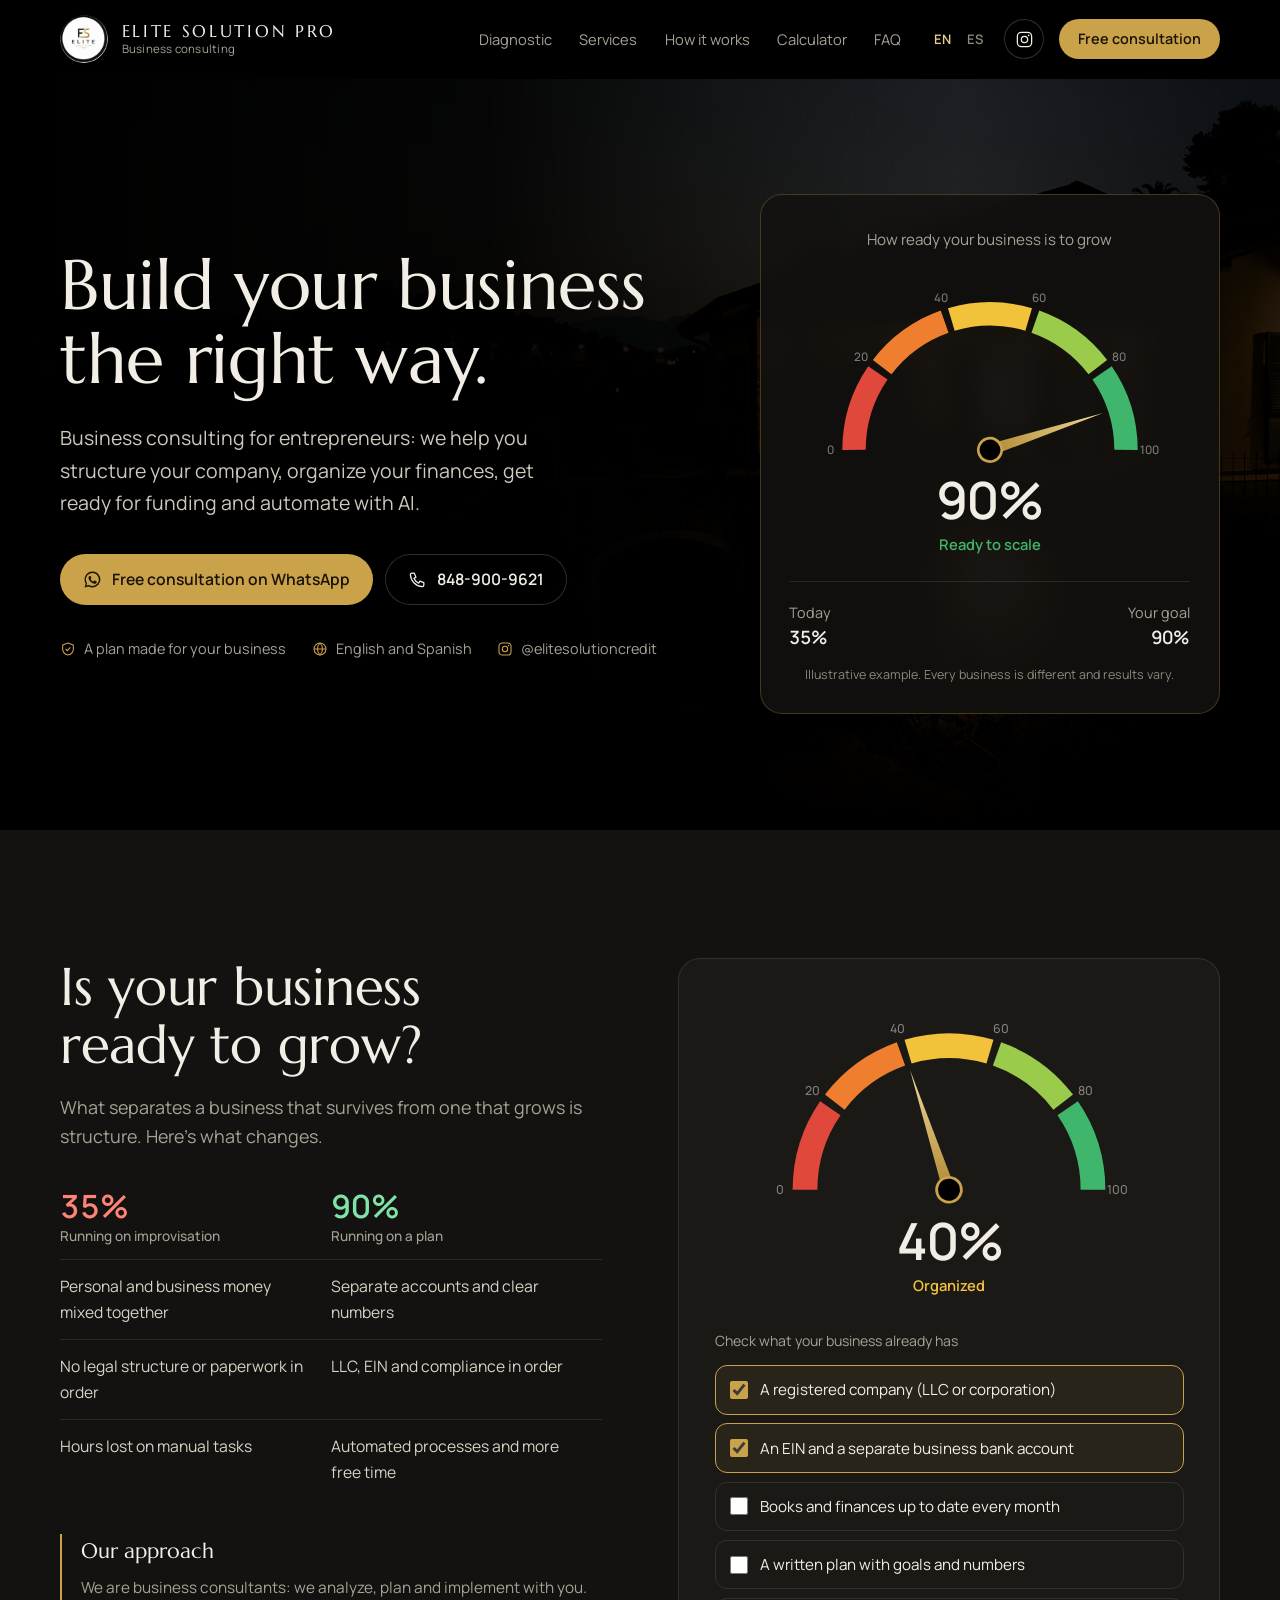
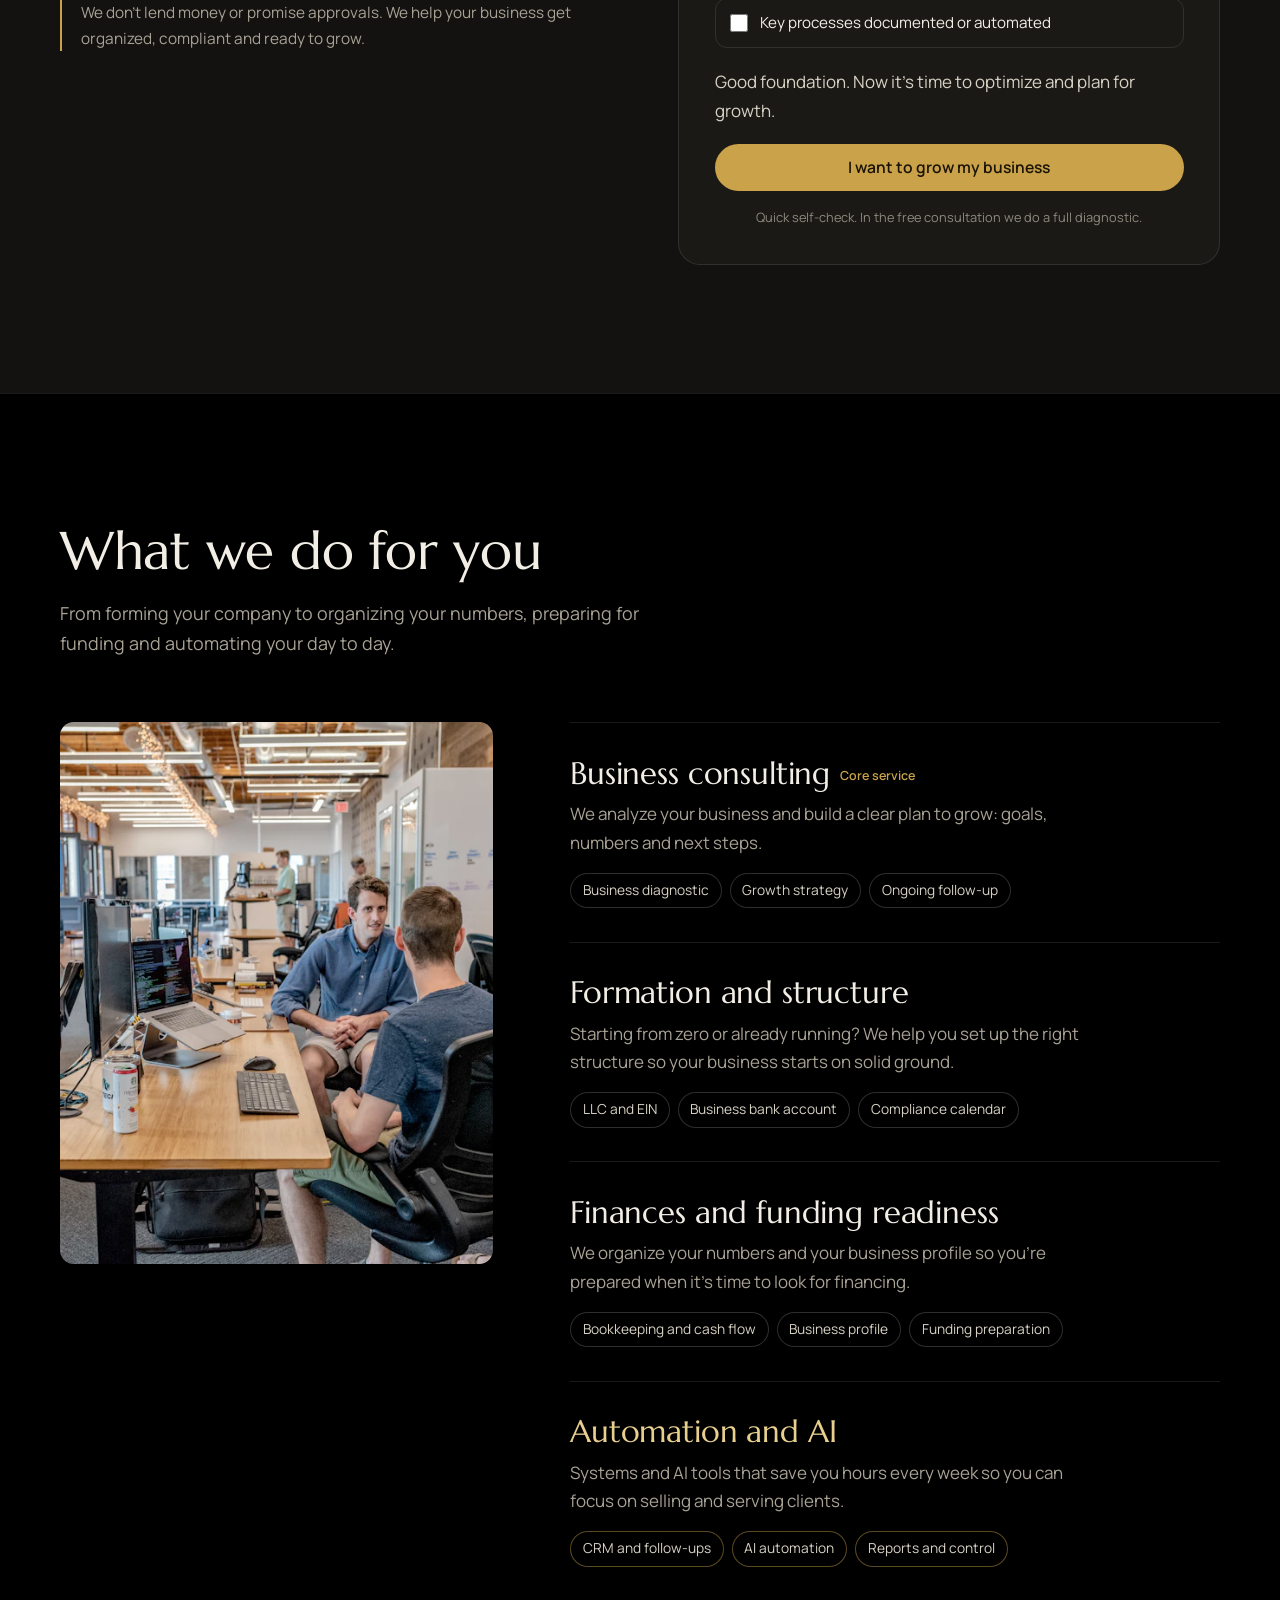
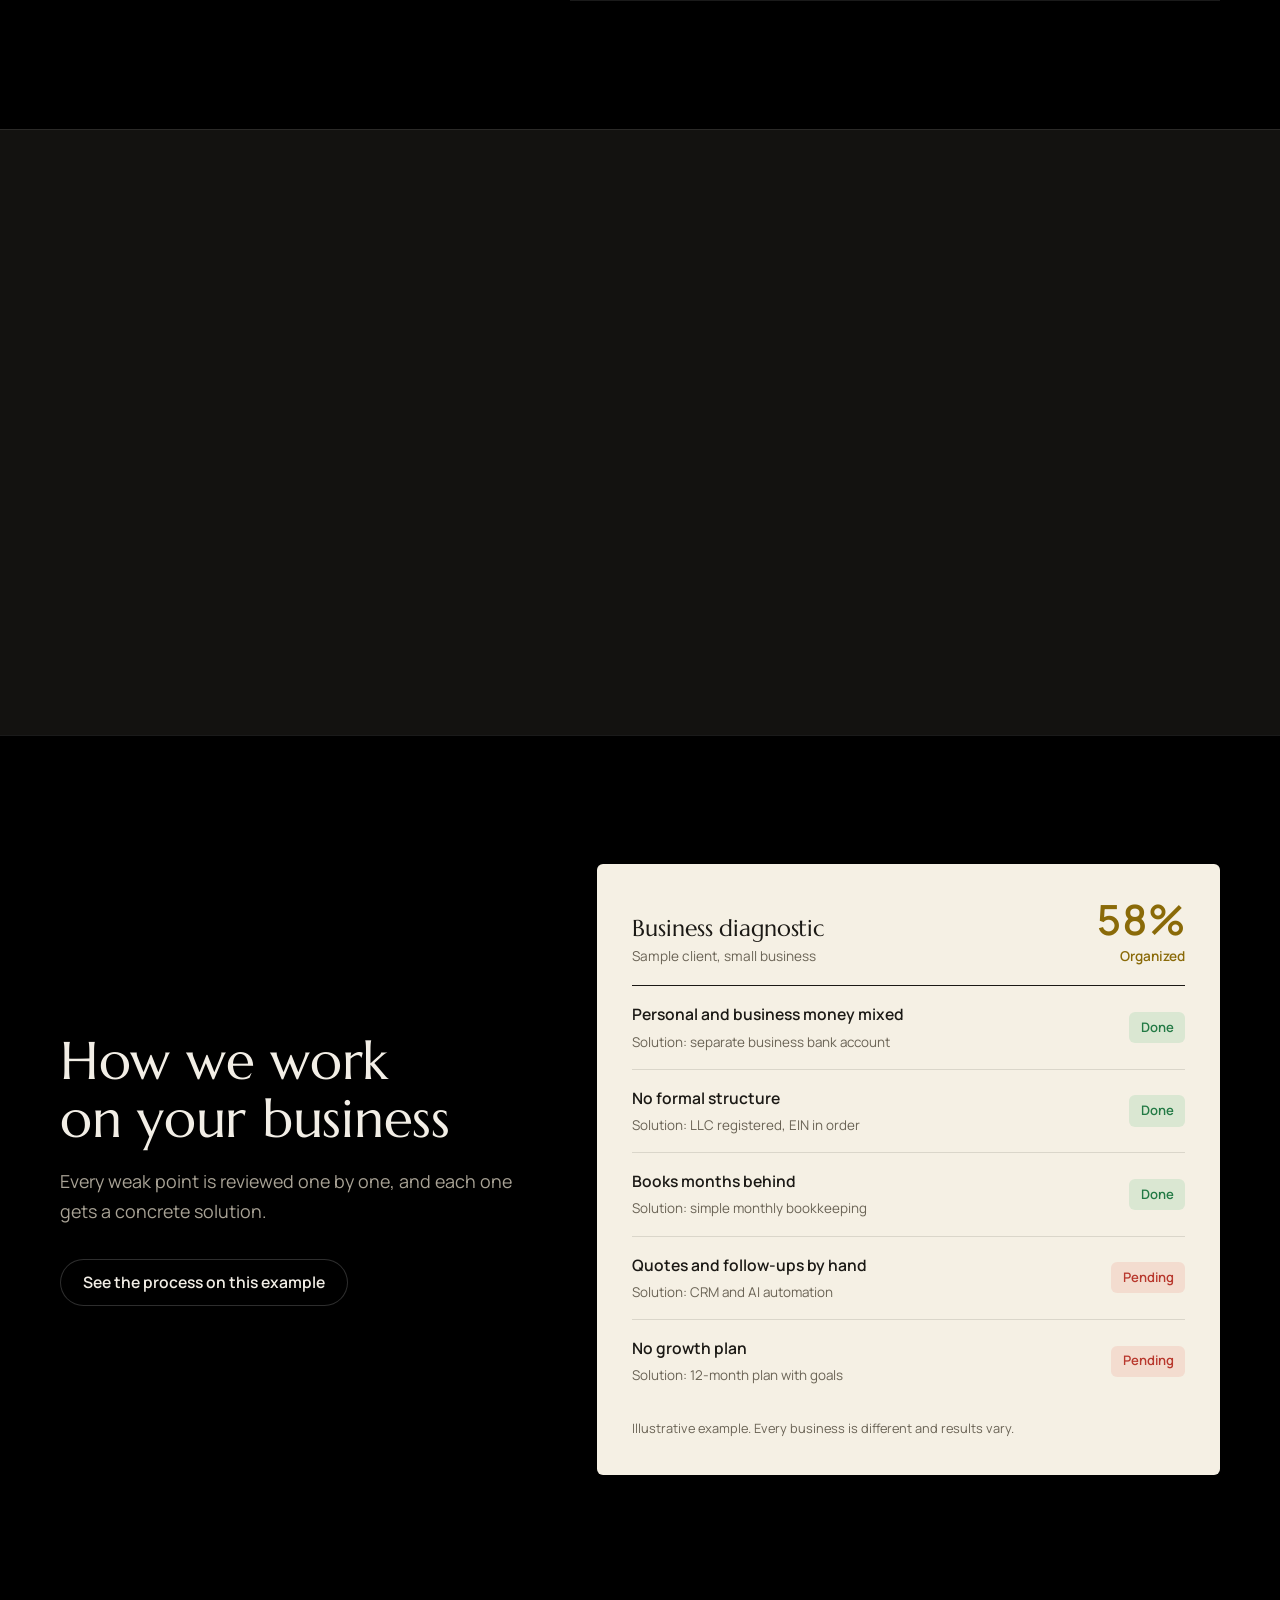
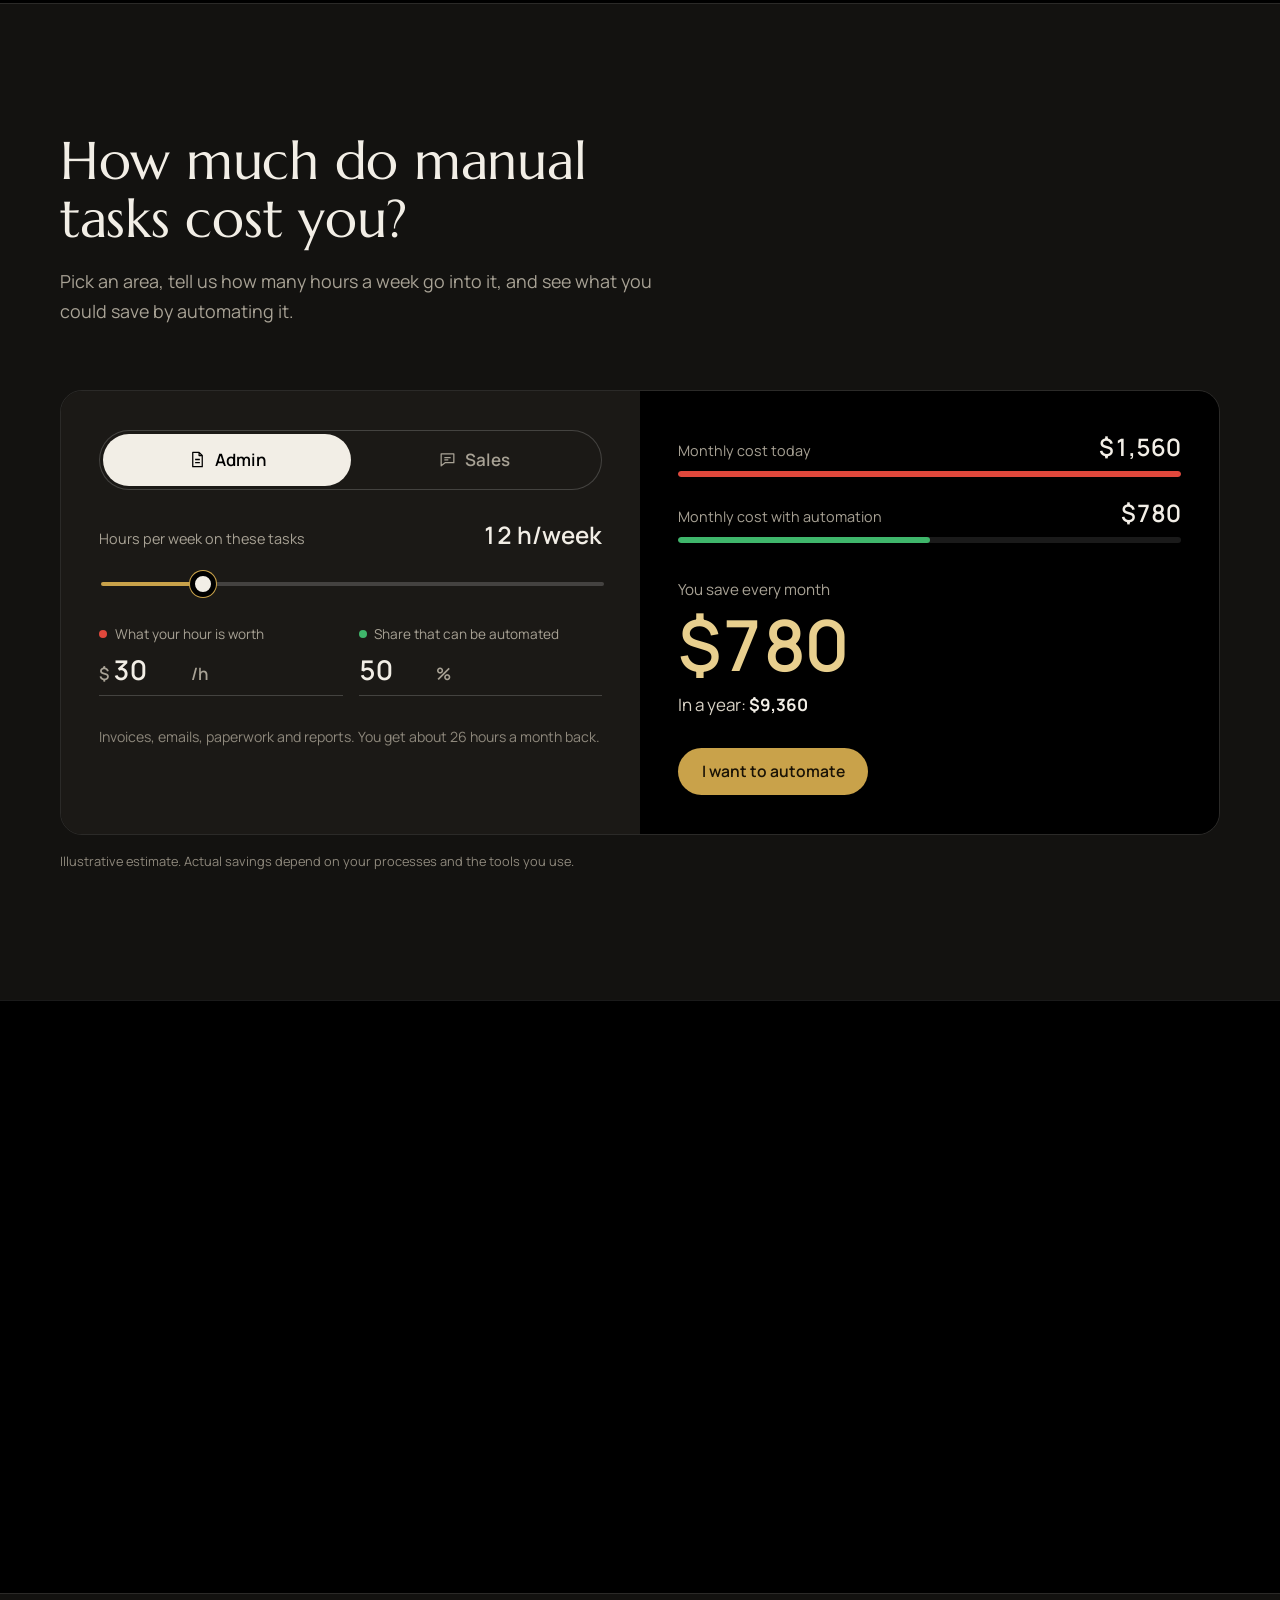
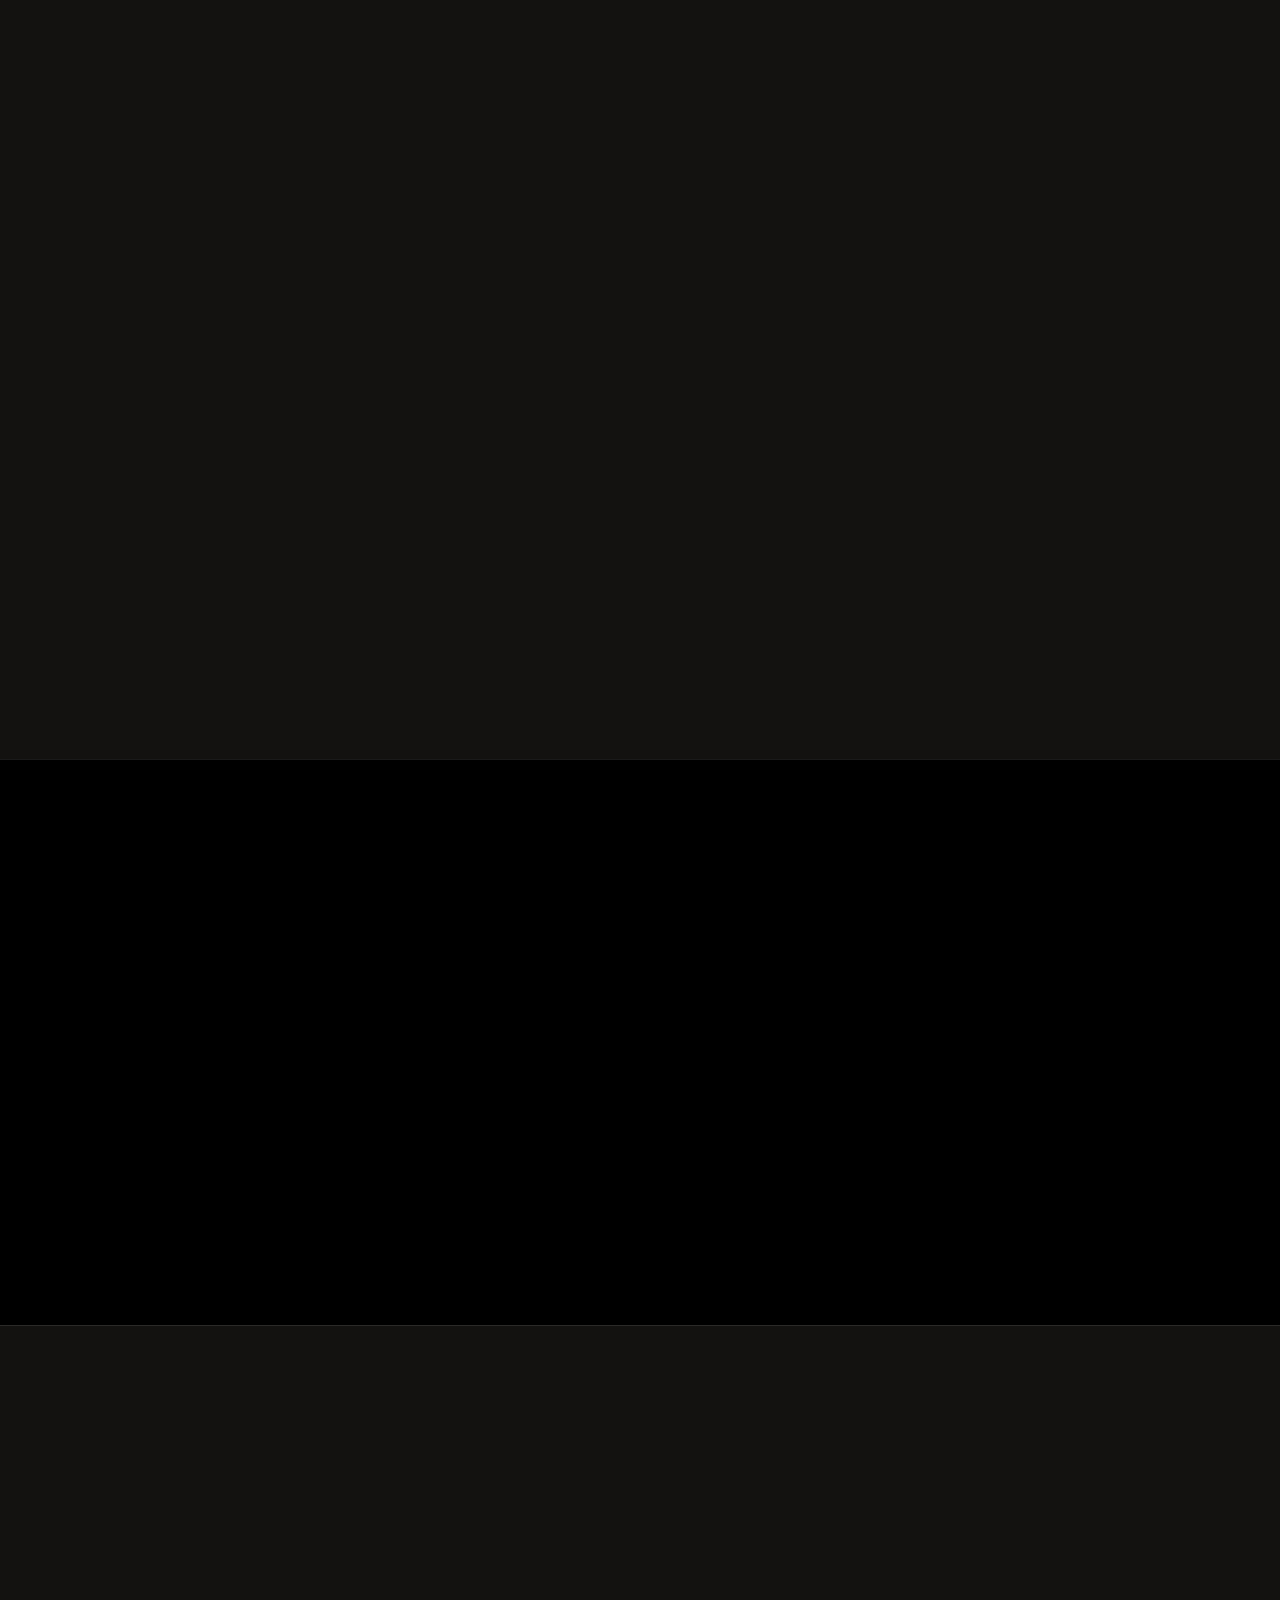
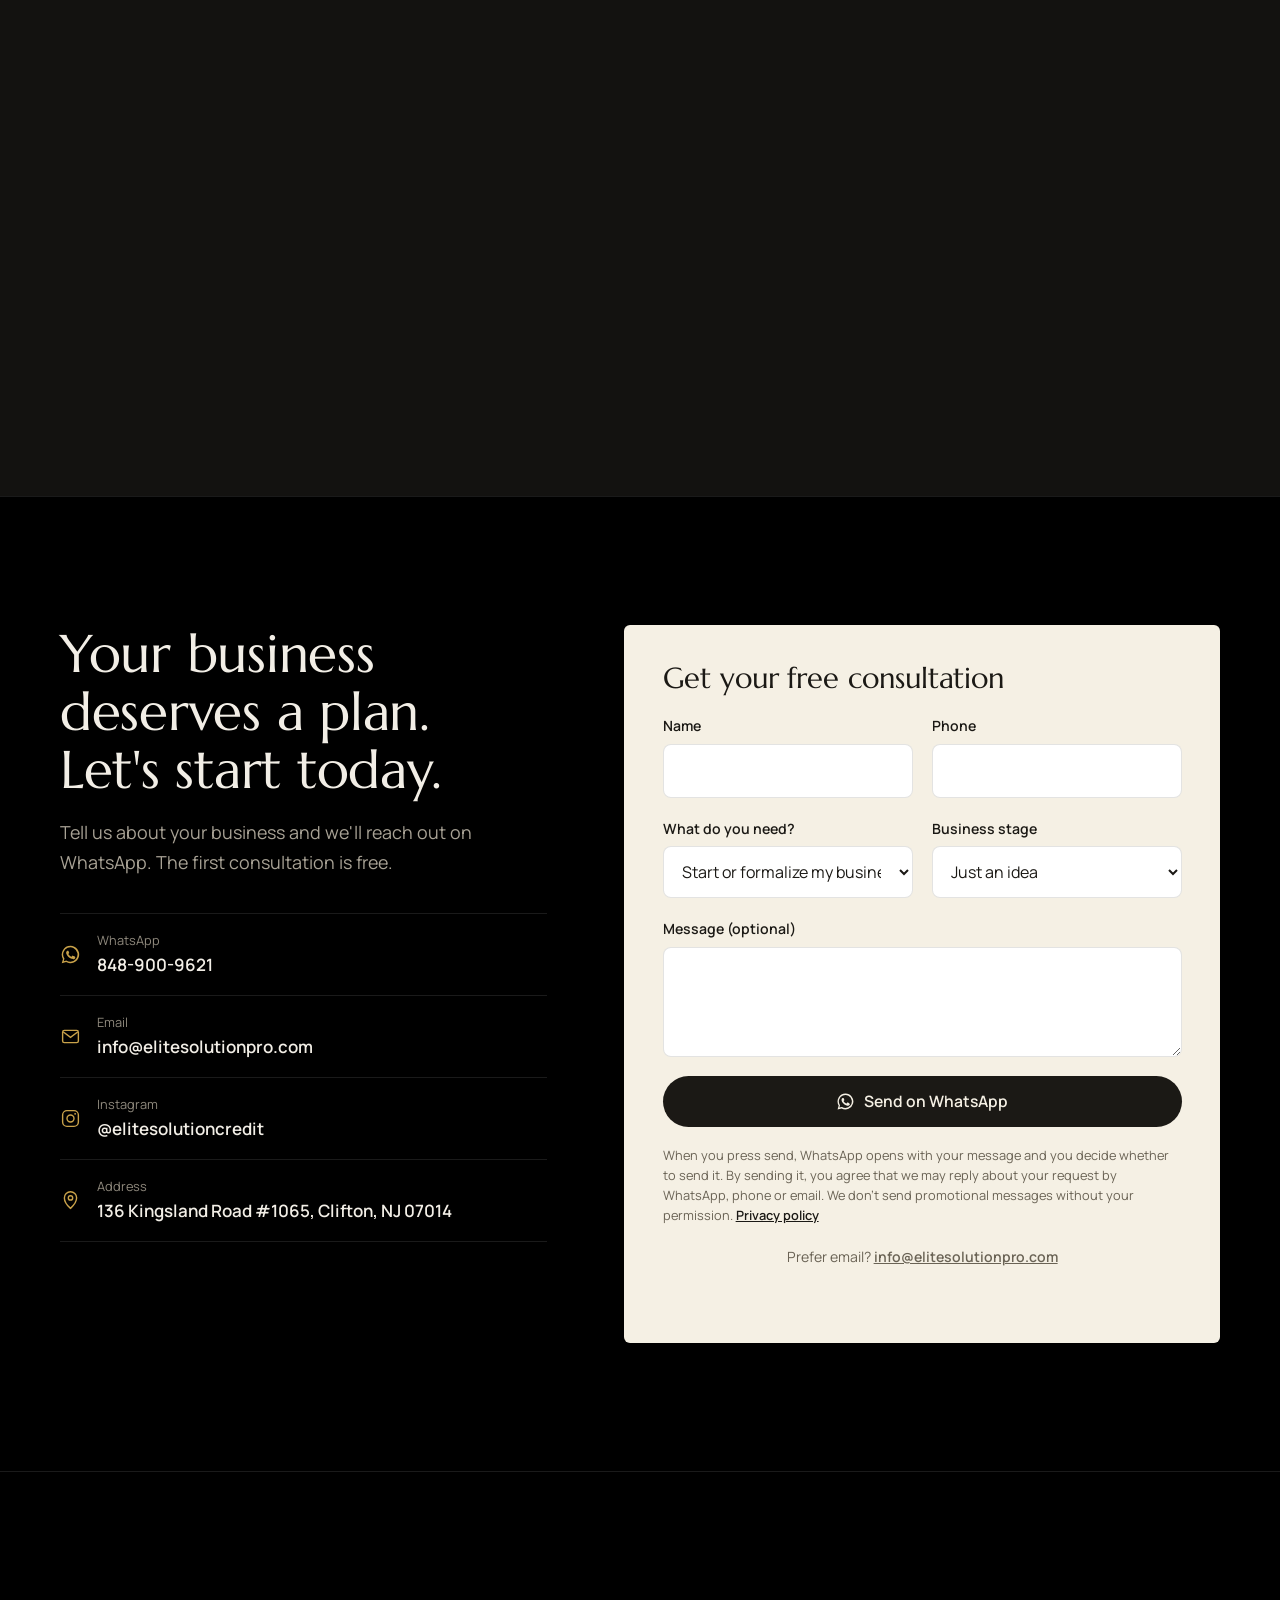
<file: index.html>
<!doctype html>
<html lang="en"><head>
<meta charset="utf-8">
<meta name="viewport" content="width=device-width, initial-scale=1, viewport-fit=cover">
<title>Business Consulting in Clifton, NJ | Elite Solution Pro</title>
<meta name="description" content="Business consulting for entrepreneurs and small businesses: structure, finances, funding readiness and AI automation. Free consultation in English or Spanish. Elite Solution Pro LLC, Clifton, NJ.">
<meta name="robots" content="index, follow, max-image-preview:large, max-snippet:-1, max-video-preview:-1">
<link rel="canonical" href="https://www.elitesolutionpro.com/">
<link rel="alternate" hreflang="en" href="https://www.elitesolutionpro.com/">
<link rel="alternate" hreflang="es" href="https://www.elitesolutionpro.com/es">
<link rel="alternate" hreflang="x-default" href="https://www.elitesolutionpro.com/">
<meta name="author" content="Elite Solution Pro LLC">
<meta name="application-name" content="Elite Solution Pro">
<meta name="apple-mobile-web-app-title" content="Elite Solution Pro">
<meta name="theme-color" content="#000000">
<meta name="geo.region" content="US-NJ">
<meta name="geo.placename" content="Clifton, New Jersey">
<meta property="og:site_name" content="Elite Solution Pro">
<meta property="og:title" content="Elite Solution Pro | Build your business the right way">
<meta property="og:description" content="Business consulting: structure, finances, funding readiness and automation. Free consultation.">
<meta property="og:type" content="website">
<meta property="og:url" content="https://www.elitesolutionpro.com/">
<meta property="og:locale" content="en_US">
<meta property="og:locale:alternate" content="es_US">
<meta property="og:image" content="https://www.elitesolutionpro.com/og-image.jpg">
<meta property="og:image:width" content="1200">
<meta property="og:image:height" content="630">
<meta property="og:image:alt" content="Elite Solution Pro, business consulting in Clifton, NJ">
<meta name="twitter:card" content="summary_large_image">
<meta name="twitter:title" content="Elite Solution Pro | Build your business the right way">
<meta name="twitter:description" content="Business consulting: structure, finances, funding readiness and automation. Free consultation.">
<meta name="twitter:image" content="https://www.elitesolutionpro.com/og-image.jpg">
<meta name="twitter:image:alt" content="Elite Solution Pro, business consulting in Clifton, NJ">
<link rel="icon" type="image/png" sizes="64x64" href="/favicon.png">
<link rel="apple-touch-icon" sizes="180x180" href="/apple-touch-icon.png">
<link rel="manifest" href="/site.webmanifest">
<link rel="preload" as="image" href="/assets/img/hero-1600x1000.webp" imagesrcset="/assets/img/hero-800x500.webp 800w, /assets/img/hero-1200x750.webp 1200w, /assets/img/hero-1600x1000.webp 1600w, /assets/img/hero-2200x1375.webp 2200w" imagesizes="100vw" fetchpriority="high">
<link rel="preload" as="font" type="font/woff2" href="/assets/fonts/manrope-latin.woff2" crossorigin="">
<link rel="preload" as="font" type="font/woff2" href="/assets/fonts/marcellus-latin.woff2" crossorigin="">
<link rel="stylesheet" href="/assets/css/styles.css?v=3">
<script src="/assets/js/main.js?v=3" defer></script>
<script type="application/ld+json" id="schema">{"@context":"https://schema.org","@graph":[{"@type":"ProfessionalService","@id":"https://www.elitesolutionpro.com/#business","name":"Elite Solution Pro LLC","legalName":"Elite Solution Pro LLC","alternateName":"Elite Solution Pro","url":"https://www.elitesolutionpro.com/","logo":{"@type":"ImageObject","url":"https://www.elitesolutionpro.com/logo.webp","width":128,"height":128},"image":"https://www.elitesolutionpro.com/og-image.jpg","description":"Business consulting: company formation and structure, financial organization, funding readiness and AI automation.","slogan":"Your business, built the right way.","telephone":"+1-848-900-9621","email":"info@elitesolutionpro.com","address":{"@type":"PostalAddress","streetAddress":"136 Kingsland Road #1065","addressLocality":"Clifton","addressRegion":"NJ","postalCode":"07014","addressCountry":"US"},"areaServed":[{"@type":"State","name":"New Jersey"},{"@type":"Country","name":"United States"}],"availableLanguage":["English","Spanish"],"contactPoint":{"@type":"ContactPoint","telephone":"+1-848-900-9621","email":"info@elitesolutionpro.com","contactType":"customer service","areaServed":"US","availableLanguage":["English","Spanish"]},"sameAs":["https://www.instagram.com/elitesolutioncredit/"],"knowsAbout":["Business consulting","Small business consulting","LLC formation","EIN registration","Business bank accounts","Bookkeeping","Cash flow management","Funding readiness","Business automation","AI automation","CRM"],"hasOfferCatalog":{"@type":"OfferCatalog","name":"Business consulting services","itemListElement":[{"@type":"Offer","itemOffered":{"@type":"Service","name":"Business consulting","description":"We analyze your business and build a clear plan to grow: goals, numbers and next steps.","serviceType":"Business diagnostic, Growth strategy, Ongoing follow-up","provider":{"@id":"https://www.elitesolutionpro.com/#business"},"areaServed":{"@type":"Country","name":"United States"}}},{"@type":"Offer","itemOffered":{"@type":"Service","name":"Formation and structure","description":"Starting from zero or already running? We help you set up the right structure so your business starts on solid ground.","serviceType":"LLC and EIN, Business bank account, Compliance calendar","provider":{"@id":"https://www.elitesolutionpro.com/#business"},"areaServed":{"@type":"Country","name":"United States"}}},{"@type":"Offer","itemOffered":{"@type":"Service","name":"Finances and funding readiness","description":"We organize your numbers and your business profile so you're prepared when it's time to look for financing.","serviceType":"Bookkeeping and cash flow, Business profile, Funding preparation","provider":{"@id":"https://www.elitesolutionpro.com/#business"},"areaServed":{"@type":"Country","name":"United States"}}},{"@type":"Offer","itemOffered":{"@type":"Service","name":"Automation and AI","description":"Systems and AI tools that save you hours every week so you can focus on selling and serving clients.","serviceType":"CRM and follow-ups, AI automation, Reports and control","provider":{"@id":"https://www.elitesolutionpro.com/#business"},"areaServed":{"@type":"Country","name":"United States"}}}]}},{"@type":"WebSite","@id":"https://www.elitesolutionpro.com/#website","url":"https://www.elitesolutionpro.com/","name":"Elite Solution Pro","inLanguage":["en","es"],"publisher":{"@id":"https://www.elitesolutionpro.com/#business"}},{"@type":"WebPage","@id":"https://www.elitesolutionpro.com/#webpage","url":"https://www.elitesolutionpro.com/","name":"Business Consulting in Clifton, NJ | Elite Solution Pro","description":"Business consulting for entrepreneurs and small businesses: structure, finances, funding readiness and AI automation. Free consultation in English or Spanish. Elite Solution Pro LLC, Clifton, NJ.","inLanguage":"en","isPartOf":{"@id":"https://www.elitesolutionpro.com/#website"},"about":{"@id":"https://www.elitesolutionpro.com/#business"},"primaryImageOfPage":{"@type":"ImageObject","url":"https://www.elitesolutionpro.com/og-image.jpg","width":1200,"height":630}},{"@type":"FAQPage","@id":"https://www.elitesolutionpro.com/#faq","inLanguage":"en","isPartOf":{"@id":"https://www.elitesolutionpro.com/#webpage"},"mainEntity":[{"@type":"Question","name":"Is the consultation really free?","acceptedAnswer":{"@type":"Answer","text":"Yes. In the first consultation we review your business and explain your options, with no commitment."}},{"@type":"Question","name":"How long until I see results?","acceptedAnswer":{"@type":"Answer","text":"It depends on your business and your goals. After the diagnostic you get a plan with clear steps, priorities and realistic timing."}},{"@type":"Question","name":"Do you lend money or guarantee financing?","acceptedAnswer":{"@type":"Answer","text":"No. We are business consultants: we don't lend money and no one can guarantee approval from a lender. We help your business get organized and ready."}},{"@type":"Question","name":"Do you work outside New Jersey?","acceptedAnswer":{"@type":"Answer","text":"Yes. We serve clients across the United States by WhatsApp, video call and email."}},{"@type":"Question","name":"Can I be served in Spanish?","acceptedAnswer":{"@type":"Answer","text":"Of course. The whole process can be in Spanish or English, whichever you prefer."}},{"@type":"Question","name":"Is it only for big companies?","acceptedAnswer":{"@type":"Answer","text":"No. We work with people who are just starting, small businesses and companies that want to grow."}}]}]}</script>
</head>
<body>
<a class="skip" href="#main" data-i18n="skip">Skip to content</a>

<svg class="sprite" width="0" height="0" aria-hidden="true">
  <defs><linearGradient id="goldG" x1="0" y1="0" x2="0" y2="1"><stop offset="0" stop-color="#F0D99A"></stop><stop offset="1" stop-color="#B18A33"></stop></linearGradient></defs>
  <symbol id="i-check" viewBox="0 0 16 16"><path d="M3 8.5l3 3 7-7" fill="none" stroke="currentColor" stroke-width="2" stroke-linecap="round" stroke-linejoin="round"></path></symbol>
  <symbol id="i-wa" viewBox="0 0 24 24"><path fill="currentColor" d="M12 2a10 10 0 0 0-8.6 15.1L2 22l5-1.3A10 10 0 1 0 12 2zm0 18.2c-1.6 0-3.1-.4-4.4-1.2l-.3-.2-3 .8.8-2.9-.2-.3A8.2 8.2 0 1 1 12 20.2zm4.5-6.1c-.2-.1-1.5-.7-1.7-.8-.2-.1-.4-.1-.6.1l-.8 1c-.1.2-.3.2-.5.1-.7-.3-1.4-.7-2-1.3-.5-.5-.9-1.1-1.2-1.6-.1-.2 0-.4.1-.5l.4-.4.3-.4v-.4l-.8-1.9c-.2-.5-.4-.4-.6-.4h-.5c-.2 0-.5.1-.7.3-.2.3-.9.9-.9 2.2s.9 2.5 1.1 2.7c.1.2 1.8 2.8 4.4 3.9 2.2.9 2.6.7 3.1.7.5-.1 1.5-.6 1.7-1.2.2-.6.2-1.1.2-1.2-.1-.1-.2-.2-.4-.3z"></path></symbol>
  <symbol id="i-phone" viewBox="0 0 24 24"><path d="M5 4h3l2 5-2.5 1.5a11 11 0 0 0 6 6L15 14l5 2v3a2 2 0 0 1-2 2A16 16 0 0 1 3 6a2 2 0 0 1 2-2" fill="none" stroke="currentColor" stroke-width="1.6" stroke-linejoin="round"></path></symbol>
  <symbol id="i-mail" viewBox="0 0 24 24"><rect x="3" y="5" width="18" height="14" rx="2" fill="none" stroke="currentColor" stroke-width="1.6"></rect><path d="M3.5 6.5L12 13l8.5-6.5" fill="none" stroke="currentColor" stroke-width="1.6"></path></symbol>
  <symbol id="i-pin" viewBox="0 0 24 24"><path d="M12 21s7-6.2 7-12a7 7 0 0 0-14 0c0 5.8 7 12 7 12z" fill="none" stroke="currentColor" stroke-width="1.6"></path><circle cx="12" cy="9" r="2.5" fill="none" stroke="currentColor" stroke-width="1.6"></circle></symbol>
  <symbol id="i-ig" viewBox="0 0 24 24"><rect x="3" y="3" width="18" height="18" rx="5" fill="none" stroke="currentColor" stroke-width="1.6"></rect><circle cx="12" cy="12" r="4" fill="none" stroke="currentColor" stroke-width="1.6"></circle><circle cx="17.3" cy="6.7" r="1.1" fill="currentColor"></circle></symbol>
  <symbol id="i-shield" viewBox="0 0 24 24"><path d="M12 3l8 3v6c0 4.5-3.4 8-8 9-4.6-1-8-4.5-8-9V6z" fill="none" stroke="currentColor" stroke-width="1.6" stroke-linejoin="round"></path><path d="M8.5 12l2.5 2.5 4.5-5" fill="none" stroke="currentColor" stroke-width="1.6"></path></symbol>
  <symbol id="i-globe" viewBox="0 0 24 24"><circle cx="12" cy="12" r="9" fill="none" stroke="currentColor" stroke-width="1.6"></circle><path d="M3 12h18M12 3c2.5 2.6 3.8 5.6 3.8 9s-1.3 6.4-3.8 9c-2.5-2.6-3.8-5.6-3.8-9S9.5 5.6 12 3z" fill="none" stroke="currentColor" stroke-width="1.6"></path></symbol>
  <symbol id="i-doc" viewBox="0 0 24 24"><path d="M6 3h8l4 4v14H6zM14 3v4h4M9 12h6M9 16h6" fill="none" stroke="currentColor" stroke-width="1.6" stroke-linejoin="round"></path></symbol>
  <symbol id="i-chat" viewBox="0 0 24 24"><path d="M4 5h16v11H9l-5 4z" fill="none" stroke="currentColor" stroke-width="1.6" stroke-linejoin="round"></path><path d="M8 9.5h8M8 12.5h5" fill="none" stroke="currentColor" stroke-width="1.6"></path></symbol>
  <symbol id="i-home" viewBox="0 0 24 24"><path d="M3 11l9-7 9 7M5 10v10h14V10M10 20v-6h4v6" fill="none" stroke="currentColor" stroke-width="1.6" stroke-linejoin="round"></path></symbol>
  <symbol id="i-car" viewBox="0 0 24 24"><path d="M4 16v-4l2-5h12l2 5v4M3 16h18v3h-3v-2H6v2H3zM7 13h2M15 13h2" fill="none" stroke="currentColor" stroke-width="1.6" stroke-linejoin="round"></path></symbol>
</svg>

<header class="site-header" id="top">
  <div class="wrap header-inner">
    <a class="brand to-top" href="#top" aria-label="Elite Solution Pro">
      <img src="/logo.webp" width="48" height="48" alt="">
      <span class="brand-text">Elite Solution Pro<small data-i18n="tagline">Business consulting</small></span>
    </a>
    <nav class="main-nav" aria-label="Principal">
      <a href="#diagnostico" data-i18n="nav.score">Diagnostic</a>
      <a href="#servicios" data-i18n="nav.services">Services</a>
      <a href="#proceso" data-i18n="nav.process">How it works</a>
      <a href="#calculadora" data-i18n="nav.calc">Calculator</a>
      <a href="#faq" data-i18n="nav.faq">FAQ</a>
    </nav>
    <div class="header-actions">
      <div class="lang" role="group" aria-label="Idioma / Language">
        <button type="button" data-lang="en" aria-pressed="true">EN</button>
        <button type="button" data-lang="es" aria-pressed="false">ES</button>
      </div>
      <a class="icon-btn" href="https://www.instagram.com/elitesolutioncredit/" target="_blank" rel="noopener" aria-label="Instagram @elitesolutioncredit"><svg aria-hidden="true"><use href="#i-ig"></use></svg></a>
      <a class="btn btn-gold header-cta" href="#contacto" data-i18n="cta.free">Free consultation</a>
      <button class="menu-btn" type="button" popovertarget="mnav" aria-label="Menú"><span></span><span></span><span></span></button>
    </div>
  </div>
  <nav id="mnav" class="mobile-nav" popover="" aria-label="Móvil">
    <a href="#diagnostico" data-i18n="nav.score">Diagnostic</a>
    <a href="#servicios" data-i18n="nav.services">Services</a>
    <a href="#proceso" data-i18n="nav.process">How it works</a>
    <a href="#calculadora" data-i18n="nav.calc">Calculator</a>
    <a href="#faq" data-i18n="nav.faq">FAQ</a>
    <a href="https://www.instagram.com/elitesolutioncredit/" target="_blank" rel="noopener">Instagram</a>
    <a href="#contacto" data-i18n="cta.free">Free consultation</a>
  </nav>
</header>

<main id="main">

<section class="hero">
  <div class="hero-bg"><img src="/assets/img/hero-1600x1000.webp" srcset="/assets/img/hero-800x500.webp 800w, /assets/img/hero-1200x750.webp 1200w, /assets/img/hero-1600x1000.webp 1600w, /assets/img/hero-2200x1375.webp 2200w" sizes="100vw" width="1600" height="1000" alt="" fetchpriority="high" decoding="async"></div>
  <div class="wrap hero-grid">
    <div class="hero-copy">
      <h1 data-i18n="hero.h1">Build your business the right way.</h1>
      <p class="hero-lead" data-i18n="hero.lead">Business consulting for entrepreneurs: we help you structure your company, organize your finances, get ready for funding and automate with AI.</p>
      <div class="hero-actions">
        <a class="btn btn-gold" href="https://wa.me/18489009621" target="_blank" rel="noopener"><svg aria-hidden="true"><use href="#i-wa"></use></svg><span data-i18n="cta.wa">Free consultation on WhatsApp</span></a>
        <a class="btn btn-line" href="tel:+18489009621"><svg aria-hidden="true"><use href="#i-phone"></use></svg>848-900-9621</a>
      </div>
      <div class="hero-proof">
        <span><svg aria-hidden="true"><use href="#i-shield"></use></svg><span data-i18n="hero.p1">A plan made for your business</span></span>
        <span><svg aria-hidden="true"><use href="#i-globe"></use></svg><span data-i18n="hero.p2">English and Spanish</span></span>
        <a href="https://www.instagram.com/elitesolutioncredit/" target="_blank" rel="noopener"><svg aria-hidden="true"><use href="#i-ig"></use></svg>@elitesolutioncredit</a>
      </div>
    </div>
    <div class="gauge-card">
      <p class="gauge-title" data-i18n="g.title">How ready your business is to grow</p>
      <div class="gauge"><svg viewBox="0 -14 320 192" aria-hidden="true"><g class="arcs"><path d="M32.0 160.0A128 128 0 0 1 54.5 87.5" stroke="#E0483C"></path><path d="M58.5 82.1A128 128 0 0 1 117.3 39.3" stroke="#F07E2F"></path><path d="M123.6 37.3A128 128 0 0 1 196.4 37.3" stroke="#F2C23A"></path><path d="M202.7 39.3A128 128 0 0 1 261.5 82.1" stroke="#9BCB4A"></path><path d="M265.5 87.5A128 128 0 0 1 288.0 160.0" stroke="#3FB66B"></path></g><g class="ticks"><text x="10" y="164">0</text><text x="39" y="76">20</text><text x="114" y="21">40</text><text x="206" y="21">60</text><text x="281" y="76">80</text><text x="310" y="164">100</text></g><g class="needle" id="heroNeedle"><path d="M154.5 160L160 48l5.5 112z" fill="url(#goldG)"></path><circle cx="160" cy="160" r="11" fill="#000" stroke="#C9A24A" stroke-width="2.5"></circle></g></svg><div class="gauge-read"><div class="gauge-num" id="heroNum" data-v="0">0%</div><span class="gauge-tier" id="heroTier">&nbsp;</span></div></div>
      <div class="gauge-foot"><span><span data-i18n="g.from">Today</span><b class="num">35%</b></span><span><span data-i18n="g.to">Your goal</span><b class="num">90%</b></span></div>
      <p class="gauge-note" data-i18n="g.note">Illustrative example. Every business is different and results vary.</p>
    </div>
  </div>
</section>

<section class="section alt" id="diagnostico" aria-labelledby="score-h">
  <div class="wrap score-grid">
    <div>
      <div class="head">
        <h2 id="score-h" data-i18n="sc.h">Is your business ready to grow?</h2>
        <p data-i18n="sc.p">What separates a business that survives from one that grows is structure. Here's what changes.</p>
      </div>
      <table class="compare">
        <thead><tr><th class="bad">35%<small data-i18n="vs.bad">Running on improvisation</small></th><th class="good">90%<small data-i18n="vs.good">Running on a plan</small></th></tr></thead>
        <tbody>
          <tr><td data-i18n="vs.b1">Personal and business money mixed together</td><td data-i18n="vs.g1">Separate accounts and clear numbers</td></tr>
          <tr><td data-i18n="vs.b2">No legal structure or paperwork in order</td><td data-i18n="vs.g2">LLC, EIN and compliance in order</td></tr>
          <tr><td data-i18n="vs.b3">Hours lost on manual tasks</td><td data-i18n="vs.g3">Automated processes and more free time</td></tr>
        </tbody>
      </table>
      <div class="law"><strong data-i18n="law.h">Our approach</strong><p data-i18n="law.p">We are business consultants: we analyze, plan and implement with you. We don't lend money or promise approvals. We help your business get organized, compliant and ready to grow.</p></div>
    </div>
    <div class="sim">
      <div class="gauge"><svg viewBox="0 -14 320 192" aria-hidden="true"><g class="arcs"><path d="M32.0 160.0A128 128 0 0 1 54.5 87.5" stroke="#E0483C"></path><path d="M58.5 82.1A128 128 0 0 1 117.3 39.3" stroke="#F07E2F"></path><path d="M123.6 37.3A128 128 0 0 1 196.4 37.3" stroke="#F2C23A"></path><path d="M202.7 39.3A128 128 0 0 1 261.5 82.1" stroke="#9BCB4A"></path><path d="M265.5 87.5A128 128 0 0 1 288.0 160.0" stroke="#3FB66B"></path></g><g class="ticks"><text x="10" y="164">0</text><text x="39" y="76">20</text><text x="114" y="21">40</text><text x="206" y="21">60</text><text x="281" y="76">80</text><text x="310" y="164">100</text></g><g class="needle" id="simNeedle"><path d="M154.5 160L160 48l5.5 112z" fill="url(#goldG)"></path><circle cx="160" cy="160" r="11" fill="#000" stroke="#C9A24A" stroke-width="2.5"></circle></g></svg><div class="gauge-read"><div class="gauge-num" id="simNum" data-v="40">40%</div><span class="gauge-tier" id="simTier">&nbsp;</span></div></div>
      <fieldset class="checks" id="checks">
        <legend data-i18n="sim.label">Check what your business already has</legend>
        <label><input type="checkbox" checked><span data-i18n="ck1">A registered company (LLC or corporation)</span></label>
        <label><input type="checkbox" checked><span data-i18n="ck2">An EIN and a separate business bank account</span></label>
        <label><input type="checkbox"><span data-i18n="ck3">Books and finances up to date every month</span></label>
        <label><input type="checkbox"><span data-i18n="ck4">A written plan with goals and numbers</span></label>
        <label><input type="checkbox"><span data-i18n="ck5">Key processes documented or automated</span></label>
      </fieldset>
      <p class="sim-text" id="simText" aria-live="polite"></p>
      <a class="btn btn-gold" href="#contacto" id="simCta" data-i18n="sim.cta">I want to grow my business</a>
      <p class="note" data-i18n="sim.note">Quick self-check. In the free consultation we do a full diagnostic.</p>
    </div>
  </div>
</section>

<section class="section" id="servicios" aria-labelledby="svc-h">
  <div class="wrap">
    <div class="head">
      <h2 id="svc-h" data-i18n="svc.h">What we do for you</h2>
      <p data-i18n="svc.p">From forming your company to organizing your numbers, preparing for funding and automating your day to day.</p>
    </div>
    <div class="svc-layout">
      <figure class="svc-media" aria-hidden="true">
        <img class="on" src="/assets/img/svc-consulting-700x875.webp" srcset="/assets/img/svc-consulting-500x625.webp 500w, /assets/img/svc-consulting-700x875.webp 700w, /assets/img/svc-consulting-1000x1250.webp 1000w" sizes="34vw" width="700" height="875" alt="" loading="lazy" decoding="async">
        <img src="/assets/img/svc-formation-700x875.webp" srcset="/assets/img/svc-formation-500x625.webp 500w, /assets/img/svc-formation-700x875.webp 700w, /assets/img/svc-formation-1000x1250.webp 1000w" sizes="34vw" width="700" height="875" alt="" loading="lazy" decoding="async">
        <img src="/assets/img/svc-finances-700x875.webp" srcset="/assets/img/svc-finances-500x625.webp 500w, /assets/img/svc-finances-700x875.webp 700w, /assets/img/svc-finances-1000x1250.webp 1000w" sizes="34vw" width="700" height="875" alt="" loading="lazy" decoding="async">
        <img src="/assets/img/svc-automation-700x875.webp" srcset="/assets/img/svc-automation-500x625.webp 500w, /assets/img/svc-automation-700x875.webp 700w, /assets/img/svc-automation-1000x1250.webp 1000w" sizes="34vw" width="700" height="875" alt="" loading="lazy" decoding="async">
      </figure>
      <div class="svc-list">
        <article class="svc active" tabindex="0"><img class="svc-thumb" src="/assets/img/svc-consulting-800x500.webp" srcset="/assets/img/svc-consulting-480x300.webp 480w, /assets/img/svc-consulting-800x500.webp 800w" sizes="92vw" width="800" height="500" alt="" loading="lazy" decoding="async"><h3><span data-i18n="s1.h">Business consulting</span><span class="svc-main" data-i18n="svc.main">Core service</span></h3><p data-i18n="s1.p">We analyze your business and build a clear plan to grow: goals, numbers and next steps.</p><ul><li data-i18n="s1.l1">Business diagnostic</li><li data-i18n="s1.l2">Growth strategy</li><li data-i18n="s1.l3">Ongoing follow-up</li></ul></article>
        <article class="svc" tabindex="0"><img class="svc-thumb" src="/assets/img/svc-formation-800x500.webp" srcset="/assets/img/svc-formation-480x300.webp 480w, /assets/img/svc-formation-800x500.webp 800w" sizes="92vw" width="800" height="500" alt="" loading="lazy" decoding="async"><h3><span data-i18n="s2.h">Formation and structure</span></h3><p data-i18n="s2.p">Starting from zero or already running? We help you set up the right structure so your business starts on solid ground.</p><ul><li data-i18n="s2.l1">LLC and EIN</li><li data-i18n="s2.l2">Business bank account</li><li data-i18n="s2.l3">Compliance calendar</li></ul></article>
        <article class="svc" tabindex="0"><img class="svc-thumb" src="/assets/img/svc-finances-800x500.webp" srcset="/assets/img/svc-finances-480x300.webp 480w, /assets/img/svc-finances-800x500.webp 800w" sizes="92vw" width="800" height="500" alt="" loading="lazy" decoding="async"><h3><span data-i18n="s3.h">Finances and funding readiness</span></h3><p data-i18n="s3.p">We organize your numbers and your business profile so you're prepared when it's time to look for financing.</p><ul><li data-i18n="s3.l1">Bookkeeping and cash flow</li><li data-i18n="s3.l2">Business profile</li><li data-i18n="s3.l3">Funding preparation</li></ul></article>
        <article class="svc" tabindex="0"><img class="svc-thumb" src="/assets/img/svc-automation-800x500.webp" srcset="/assets/img/svc-automation-480x300.webp 480w, /assets/img/svc-automation-800x500.webp 800w" sizes="92vw" width="800" height="500" alt="" loading="lazy" decoding="async"><h3><span data-i18n="s4.h">Automation and AI</span></h3><p data-i18n="s4.p">Systems and AI tools that save you hours every week so you can focus on selling and serving clients.</p><ul><li data-i18n="s4.l1">CRM and follow-ups</li><li data-i18n="s4.l2">AI automation</li><li data-i18n="s4.l3">Reports and control</li></ul></article>
      </div>
    </div>
  </div>
</section>

<section class="section alt cv" id="proceso" aria-labelledby="pr-h">
  <div class="wrap">
    <div class="head">
      <h2 id="pr-h" data-i18n="pr.h">How it works</h2>
      <p data-i18n="pr.p">Four clear steps. You always know what we're doing and why.</p>
    </div>
    <ol class="steps">
      <li class="step"><span class="step-num">1</span><h3 data-i18n="st1.h">Free consultation</h3><p data-i18n="st1.p">We talk about where your business is today and where you want to take it.</p></li>
      <li class="step"><span class="step-num">2</span><h3 data-i18n="st2.h">Business diagnostic</h3><p data-i18n="st2.p">We review your structure, your finances and your processes to find what's holding you back.</p></li>
      <li class="step"><span class="step-num">3</span><h3 data-i18n="st3.h">Action plan</h3><p data-i18n="st3.p">You get a clear plan with priorities, timing and costs. No surprises.</p></li>
      <li class="step"><span class="step-num">4</span><h3 data-i18n="st4.h">We implement it together</h3><p data-i18n="st4.p">We work with you step by step and follow up until the results show.</p></li>
    </ol>
  </div>
</section>

<section class="section" id="ejemplo" aria-labelledby="rp-h">
  <div class="wrap report-grid">
    <div class="head">
      <h2 id="rp-h" data-i18n="rp.h">How we work on your business</h2>
      <p data-i18n="rp.p">Every weak point is reviewed one by one, and each one gets a concrete solution.</p>
      <button class="btn btn-line" type="button" id="runReport" data-i18n="rp.run">See the process on this example</button>
    </div>
    <div class="paper" id="paper">
      <div class="paper-head">
        <div><h3 data-i18n="rp.title">Business diagnostic</h3><small data-i18n="rp.sub">Sample client, small business</small></div>
        <div class="paper-score"><strong id="paperScore">30%</strong><small id="paperTier">&nbsp;</small></div>
      </div>
      <ul class="rows" id="rows">
        <li data-final="ok"><b data-i18n="r1.h">Personal and business money mixed</b><small data-i18n="r1.s">Solution: separate business bank account</small><span class="status neg" data-i18n="pl.neg">Pending</span></li>
        <li data-final="ok"><b data-i18n="r2.h">No formal structure</b><small data-i18n="r2.s">Solution: LLC registered, EIN in order</small><span class="status neg" data-i18n="pl.neg">Pending</span></li>
        <li data-final="ok"><b data-i18n="r3.h">Books months behind</b><small data-i18n="r3.s">Solution: simple monthly bookkeeping</small><span class="status neg" data-i18n="pl.neg">Pending</span></li>
        <li data-final="ok"><b data-i18n="r4.h">Quotes and follow-ups by hand</b><small data-i18n="r4.s">Solution: CRM and AI automation</small><span class="status neg" data-i18n="pl.neg">Pending</span></li>
        <li data-final="prog"><b data-i18n="r5.h">No growth plan</b><small data-i18n="r5.s">Solution: 12-month plan with goals</small><span class="status neg" data-i18n="pl.neg">Pending</span></li>
      </ul>
      <p class="note" data-i18n="rp.note">Illustrative example. Every case is different and results vary.</p>
    </div>
  </div>
</section>

<section class="section alt" id="calculadora" aria-labelledby="calc-h">
  <div class="wrap">
    <div class="head">
      <h2 id="calc-h" data-i18n="calc.h">How much do manual tasks cost you?</h2>
      <p data-i18n="calc.p">Pick an area, tell us how many hours a week go into it, and see what you could save by automating it.</p>
    </div>
    <div class="calc">
      <div class="calc-in">
        <div class="seg" role="radiogroup" aria-label="Area / Área">
          <input type="radio" name="loan" id="lt-admin" value="admin" checked=""><label for="lt-admin"><svg aria-hidden="true"><use href="#i-doc"></use></svg><span data-i18n="calc.home">Admin</span></label>
          <input type="radio" name="loan" id="lt-sales" value="sales"><label for="lt-sales"><svg aria-hidden="true"><use href="#i-chat"></use></svg><span data-i18n="calc.car">Sales</span></label>
        </div>
        <div class="c-field">
          <label for="amt"><span data-i18n="calc.amt">Hours per week on these tasks</span><output id="amtOut" for="amt">12 h</output></label>
          <input type="range" id="amt" min="1" max="60" step="1" value="12">
        </div>
        <div class="rates">
          <div class="rate low"><label for="rLow" data-i18n="calc.low">What your hour is worth</label><div><span>$</span><input id="rLow" type="number" inputmode="decimal" step="1" min="0" max="500" value="30"><span>/h</span></div></div>
          <div class="rate high"><label for="rHigh" data-i18n="calc.high">Share that can be automated</label><div><input id="rHigh" type="number" inputmode="decimal" step="5" min="0" max="100" value="50"><span>%</span></div></div>
        </div>
        <p class="calc-term" id="calcTerm"></p>
      </div>
      <div class="calc-out" aria-live="polite">
        <div class="pay">
          <div class="pay-row low"><small data-i18n="calc.payLow">Monthly cost today</small><strong id="pLow">$0</strong><div class="bar"><i id="bLow"></i></div></div>
          <div class="pay-row high"><small data-i18n="calc.payHigh">Monthly cost with automation</small><strong id="pHigh">$0</strong><div class="bar"><i id="bHigh"></i></div></div>
        </div>
        <div class="save">
          <small data-i18n="calc.save">You save every month</small>
          <div class="save-big" id="saveM">$0</div>
          <p class="save-total"><span data-i18n="calc.total">In a year:</span> <b id="saveT">$0</b></p>
        </div>
        <a class="btn btn-gold" href="#contacto" id="calcCta" data-i18n="calc.cta">I want to automate</a>
      </div>
    </div>
    <p class="note" data-i18n="calc.note">Illustrative estimate. Actual savings depend on your processes and the tools you use.</p>
  </div>
</section>

<section class="section liberty cv" aria-labelledby="lib-h">
  <div class="liberty-img"><img src="/assets/img/liberty-900x1098.webp" srcset="/assets/img/liberty-500x610.webp 500w, /assets/img/liberty-900x1098.webp 900w, /assets/img/liberty-1300x1586.webp 1300w" sizes="(max-width: 820px) 100vw, 50vw" width="900" height="1100" alt="" loading="lazy" decoding="async"></div>
  <div class="wrap">
    <div class="head">
      <h2 id="lib-h" data-i18n="lib.h">Your business, your rules.</h2>
      <p data-i18n="lib.p">Growing a business in the United States is possible when it's built on a solid base: the right structure, clear numbers and systems that work for you. We help you build it.</p>
      <a class="btn btn-gold btn-wrap" href="#contacto" data-i18n="lib.cta">Talk to a consultant</a>
    </div>
  </div>
</section>

<section class="section alt cv" id="tips" aria-labelledby="tips-h">
  <div class="wrap">
    <div class="head">
      <h2 id="tips-h" data-i18n="tips.h">Business tips</h2>
      <p data-i18n="tips.p">What we share every week on Instagram, in short.</p>
    </div>
    <div class="tips">
      <article class="tip"><h3 data-i18n="tp1.h">Separate your money</h3><p data-i18n="tp1.p">A business bank account just for the company keeps your numbers clear, protects you and makes taxes much easier.</p></article>
      <article class="tip"><h3 data-i18n="tp2.h">LLC or sole proprietor?</h3><p data-i18n="tp2.p">An LLC separates your personal assets from the business. Choosing the right structure from the start saves you problems later.</p></article>
      <article class="tip"><h3 data-i18n="tp3.h">Know your numbers every month</h3><p data-i18n="tp3.p">Income, expenses and margin. If you check them every month, you make decisions with data instead of guesses.</p></article>
      <article class="tip"><h3 data-i18n="tp4.h">Automate what you repeat</h3><p data-i18n="tp4.p">Quotes, reminders, follow-ups and reports. If you do it every week, a system or an AI tool can probably do it for you.</p></article>
    </div>
    <div class="ig-row">
      <div><img src="/logo.webp" width="52" height="52" alt="" loading="lazy"><span><strong>@elitesolutioncredit</strong><small data-i18n="ig.sub">Business tips every week</small></span></div>
      <a class="btn btn-line" href="https://www.instagram.com/elitesolutioncredit/" target="_blank" rel="noopener"><svg aria-hidden="true"><use href="#i-ig"></use></svg><span data-i18n="ig.follow">Follow us on Instagram</span></a>
    </div>
  </div>
</section>

<section class="section cv" aria-labelledby="q-h">
  <div class="wrap">
    <div class="head"><h2 id="q-h" data-i18n="q.h">What our clients say</h2></div>
    <div class="quotes">
      <figure class="quote"><div><div class="stars" role="img" aria-label="5/5">★★★★★</div><blockquote data-i18n="q1">“Professional, clear and strategic guidance.”</blockquote></div><figcaption><b>Noel Betances</b></figcaption></figure>
      <figure class="quote"><div><div class="stars" role="img" aria-label="5/5">★★★★★</div><blockquote data-i18n="q2">“They helped us understand how to structure our company better.”</blockquote></div><figcaption><b>Maria Rodriguez</b></figcaption></figure>
      <figure class="quote"><div><div class="stars" role="img" aria-label="5/5">★★★★★</div><blockquote data-i18n="q3">“Great support for organizing the business.”</blockquote></div><figcaption><b>Carlos Mendez</b></figcaption></figure>
    </div>
    <p class="note" data-i18n="q.note">Individual client experiences. They are not a guarantee: results vary by business.</p>
  </div>
</section>

<section class="section alt cv" id="faq" aria-labelledby="faq-h">
  <div class="wrap faq-grid">
    <div class="head">
      <h2 id="faq-h" data-i18n="faq.h">Frequently asked questions</h2>
      <p><span data-i18n="faq.side">Don't see yours? Message us on WhatsApp at</span> <a href="https://wa.me/18489009621" target="_blank" rel="noopener">848-900-9621</a>.</p>
    </div>
    <div class="faq-list">
      <details name="faq" open=""><summary><span data-i18n="f1.q">Is the consultation really free?</span><span class="pm" aria-hidden="true"></span></summary><p data-i18n="f1.a">Yes. In the first consultation we review your business and explain your options, with no commitment.</p></details>
      <details name="faq"><summary><span data-i18n="f2.q">How long until I see results?</span><span class="pm" aria-hidden="true"></span></summary><p data-i18n="f2.a">It depends on your business and your goals. After the diagnostic you get a plan with clear steps, priorities and realistic timing.</p></details>
      <details name="faq"><summary><span data-i18n="f3.q">Do you lend money or guarantee financing?</span><span class="pm" aria-hidden="true"></span></summary><p data-i18n="f3.a">No. We are business consultants: we don't lend money and no one can guarantee approval from a lender. We help your business get organized and ready.</p></details>
      <details name="faq"><summary><span data-i18n="f4.q">Do you work outside New Jersey?</span><span class="pm" aria-hidden="true"></span></summary><p data-i18n="f4.a">Yes. We serve clients across the United States by WhatsApp, video call and email.</p></details>
      <details name="faq"><summary><span data-i18n="f5.q">Can I be served in Spanish?</span><span class="pm" aria-hidden="true"></span></summary><p data-i18n="f5.a">Of course. The whole process can be in Spanish or English, whichever you prefer.</p></details>
      <details name="faq"><summary><span data-i18n="f6.q">Is it only for big companies?</span><span class="pm" aria-hidden="true"></span></summary><p data-i18n="f6.a">No. We work with people who are just starting, small businesses and companies that want to grow.</p></details>
    </div>
  </div>
</section>

<section class="section" id="contacto" aria-labelledby="c-h">
  <div class="wrap contact-grid">
    <div class="head">
      <h2 id="c-h" data-i18n="c.h">Your business deserves a plan. Let's start today.</h2>
      <p data-i18n="c.p">Tell us about your business and we'll reach out on WhatsApp. The first consultation is free.</p>
      <div class="direct">
        <a href="https://wa.me/18489009621" target="_blank" rel="noopener"><svg aria-hidden="true"><use href="#i-wa"></use></svg><span><small>WhatsApp</small><strong>848-900-9621</strong></span></a>
        <a href="mailto:info@elitesolutionpro.com"><svg aria-hidden="true"><use href="#i-mail"></use></svg><span><small>Email</small><strong>info@elitesolutionpro.com</strong></span></a>
        <a href="https://www.instagram.com/elitesolutioncredit/" target="_blank" rel="noopener"><svg aria-hidden="true"><use href="#i-ig"></use></svg><span><small>Instagram</small><strong>@elitesolutioncredit</strong></span></a>
        <div><svg aria-hidden="true"><use href="#i-pin"></use></svg><span><small data-i18n="c.addr">Address</small><strong>136 Kingsland Road #1065, Clifton, NJ 07014</strong></span></div>
      </div>
    </div>
    <form class="form" id="contactForm" novalidate="">
      <h3 data-i18n="form.h">Get your free consultation</h3>
      <div class="field"><label for="f-name" data-i18n="form.name">Name</label><input id="f-name" name="name" autocomplete="name" required=""></div>
      <div class="field"><label for="f-phone" data-i18n="form.phone">Phone</label><input id="f-phone" name="phone" type="tel" autocomplete="tel" required=""></div>
      <div class="field"><label for="f-goal" data-i18n="form.goal">What do you need?</label>
        <select id="f-goal" name="goal"><option data-i18n="go1">Start or formalize my business</option><option data-i18n="go2">Organize my finances</option><option data-i18n="go3">Get ready for funding</option><option data-i18n="go4">Automate my business</option><option data-i18n="go5">Business consulting in general</option></select></div>
      <div class="field"><label for="f-score" data-i18n="form.score">Business stage</label>
        <select id="f-score" name="stage"><option data-i18n="sg1">Just an idea</option><option data-i18n="sg2">Less than 1 year</option><option data-i18n="sg3">1 year or more</option><option data-i18n="sg4">Growing, with a team</option></select></div>
      <div class="field full"><label for="f-msg" data-i18n="form.msg">Message (optional)</label><textarea id="f-msg" name="message"></textarea></div>
      <button class="btn btn-ink" type="submit"><svg aria-hidden="true"><use href="#i-wa"></use></svg><span data-i18n="form.send">Send on WhatsApp</span></button>
      <p class="form-consent"><span data-i18n="form.consent">When you press send, WhatsApp opens with your message and you decide whether to send it. By sending it, you agree that we may reply about your request by WhatsApp, phone or email. We don't send promotional messages without your permission.</span> <a href="/privacy" data-href-en="/privacy" data-href-es="/es/privacidad" data-i18n="form.privacy">Privacy policy</a></p>
      <p class="form-alt"><span data-i18n="form.alt">Prefer email?</span> <a href="mailto:info@elitesolutionpro.com">info@elitesolutionpro.com</a></p>
      <p class="form-status" id="formStatus" role="status"></p>
    </form>
  </div>
</section>

</main>

<footer class="site-footer cv">
  <div class="wrap">
    <div class="footer-grid">
      <div>
        <a class="footer-brand to-top" href="#top" aria-label="Elite Solution Pro"><img src="/logo.webp" width="60" height="60" alt="" loading="lazy"><span><strong>Elite Solution Pro</strong><span data-i18n="ft.sub">Business consulting and solutions</span></span></a>
        <p class="footer-tag" data-i18n="ft.tag">Your business, built the right way.</p>
        <div class="social">
          <a class="icon-btn" href="https://www.instagram.com/elitesolutioncredit/" target="_blank" rel="noopener" aria-label="Instagram"><svg aria-hidden="true"><use href="#i-ig"></use></svg></a>
          <a class="icon-btn" href="https://wa.me/18489009621" target="_blank" rel="noopener" aria-label="WhatsApp"><svg aria-hidden="true"><use href="#i-wa"></use></svg></a>
          <a class="icon-btn" href="mailto:info@elitesolutionpro.com" aria-label="Email"><svg aria-hidden="true"><use href="#i-mail"></use></svg></a>
        </div>
      </div>
      <div><h4 data-i18n="ft.nav">Explore</h4><div class="footer-links"><a href="#diagnostico" data-i18n="nav.score">Diagnostic</a><a href="#servicios" data-i18n="nav.services">Services</a><a href="#proceso" data-i18n="nav.process">How it works</a><a href="#calculadora" data-i18n="nav.calc">Calculator</a><a href="#faq" data-i18n="nav.faq">FAQ</a></div></div>
      <div><h4 data-i18n="ft.contact">Contact</h4><div class="footer-links"><a href="https://wa.me/18489009621" target="_blank" rel="noopener">WhatsApp 848-900-9621</a><a href="mailto:info@elitesolutionpro.com">info@elitesolutionpro.com</a><a href="https://www.instagram.com/elitesolutioncredit/" target="_blank" rel="noopener">@elitesolutioncredit</a><span>136 Kingsland Road #1065, Clifton, NJ 07014</span></div></div>
    </div>
    <p class="disclaimer" data-i18n="ft.disc">Elite Solution Pro LLC provides business consulting services. We are not a lender, a bank, a loan broker or a credit repair company, and we do not guarantee financing approvals. We are not a law firm or an accounting firm and do not provide legal, tax or accounting advice. Results vary by business.</p>
    <div class="footer-bottom"><span>© <span id="year">2026</span> Elite Solution Pro LLC</span><nav class="legal-links" aria-label="Legal"><a href="/privacy" data-href-en="/privacy" data-href-es="/es/privacidad" data-i18n="ft.priv">Privacy policy</a><a href="/terms" data-href-en="/terms" data-href-es="/es/terminos" data-i18n="ft.terms">Terms and conditions</a><a href="/accessibility" data-href-en="/accessibility" data-href-es="/es/accesibilidad" data-i18n="ft.a11y">Accessibility</a></nav></div>
  </div>
</footer>

<a class="wa-float" id="waFloat" href="https://wa.me/18489009621" target="_blank" rel="noopener" aria-label="WhatsApp"><svg aria-hidden="true"><use href="#i-wa"></use></svg></a>
<div class="action-bar" id="actionBar">
  <a class="btn btn-line" href="tel:+18489009621" data-i18n="bar.call">Call</a>
  <a class="btn btn-gold" href="https://wa.me/18489009621" target="_blank" rel="noopener"><svg aria-hidden="true"><use href="#i-wa"></use></svg>WhatsApp</a>
</div>

</body></html>
</file>
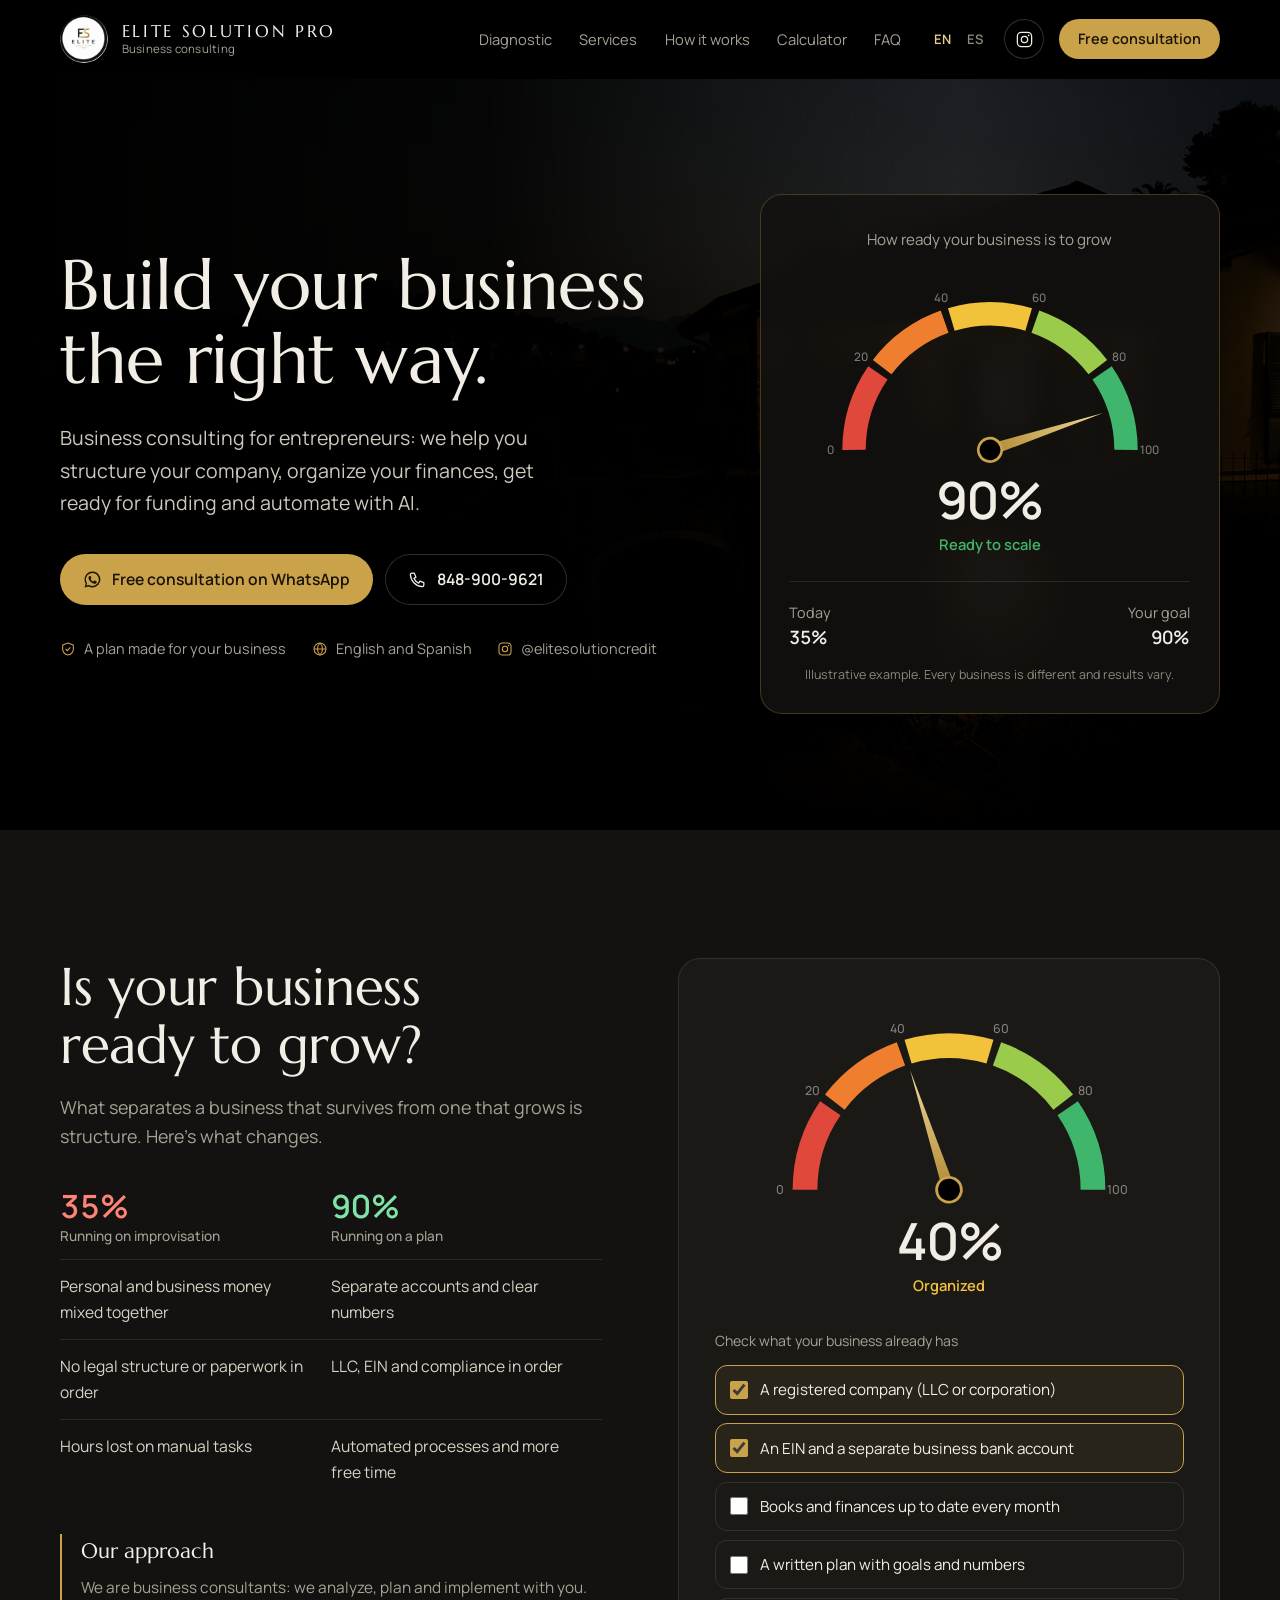
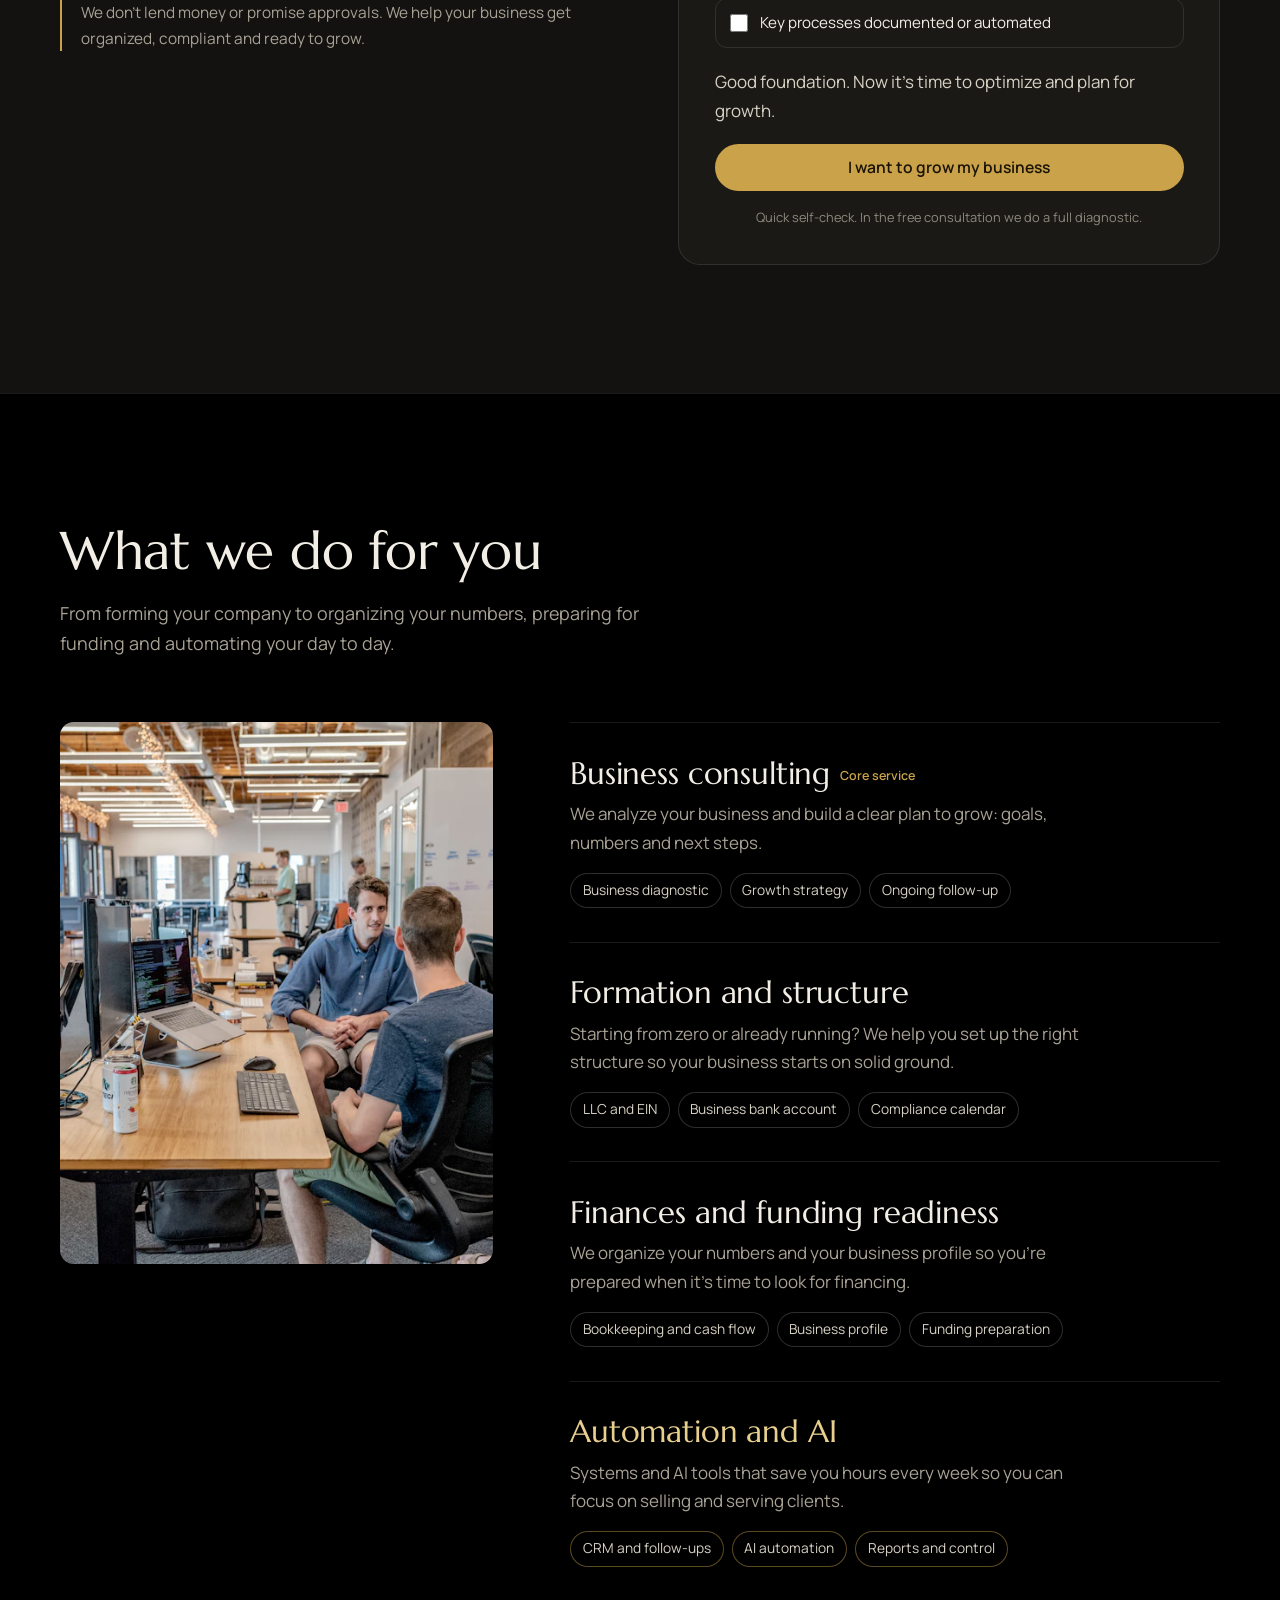
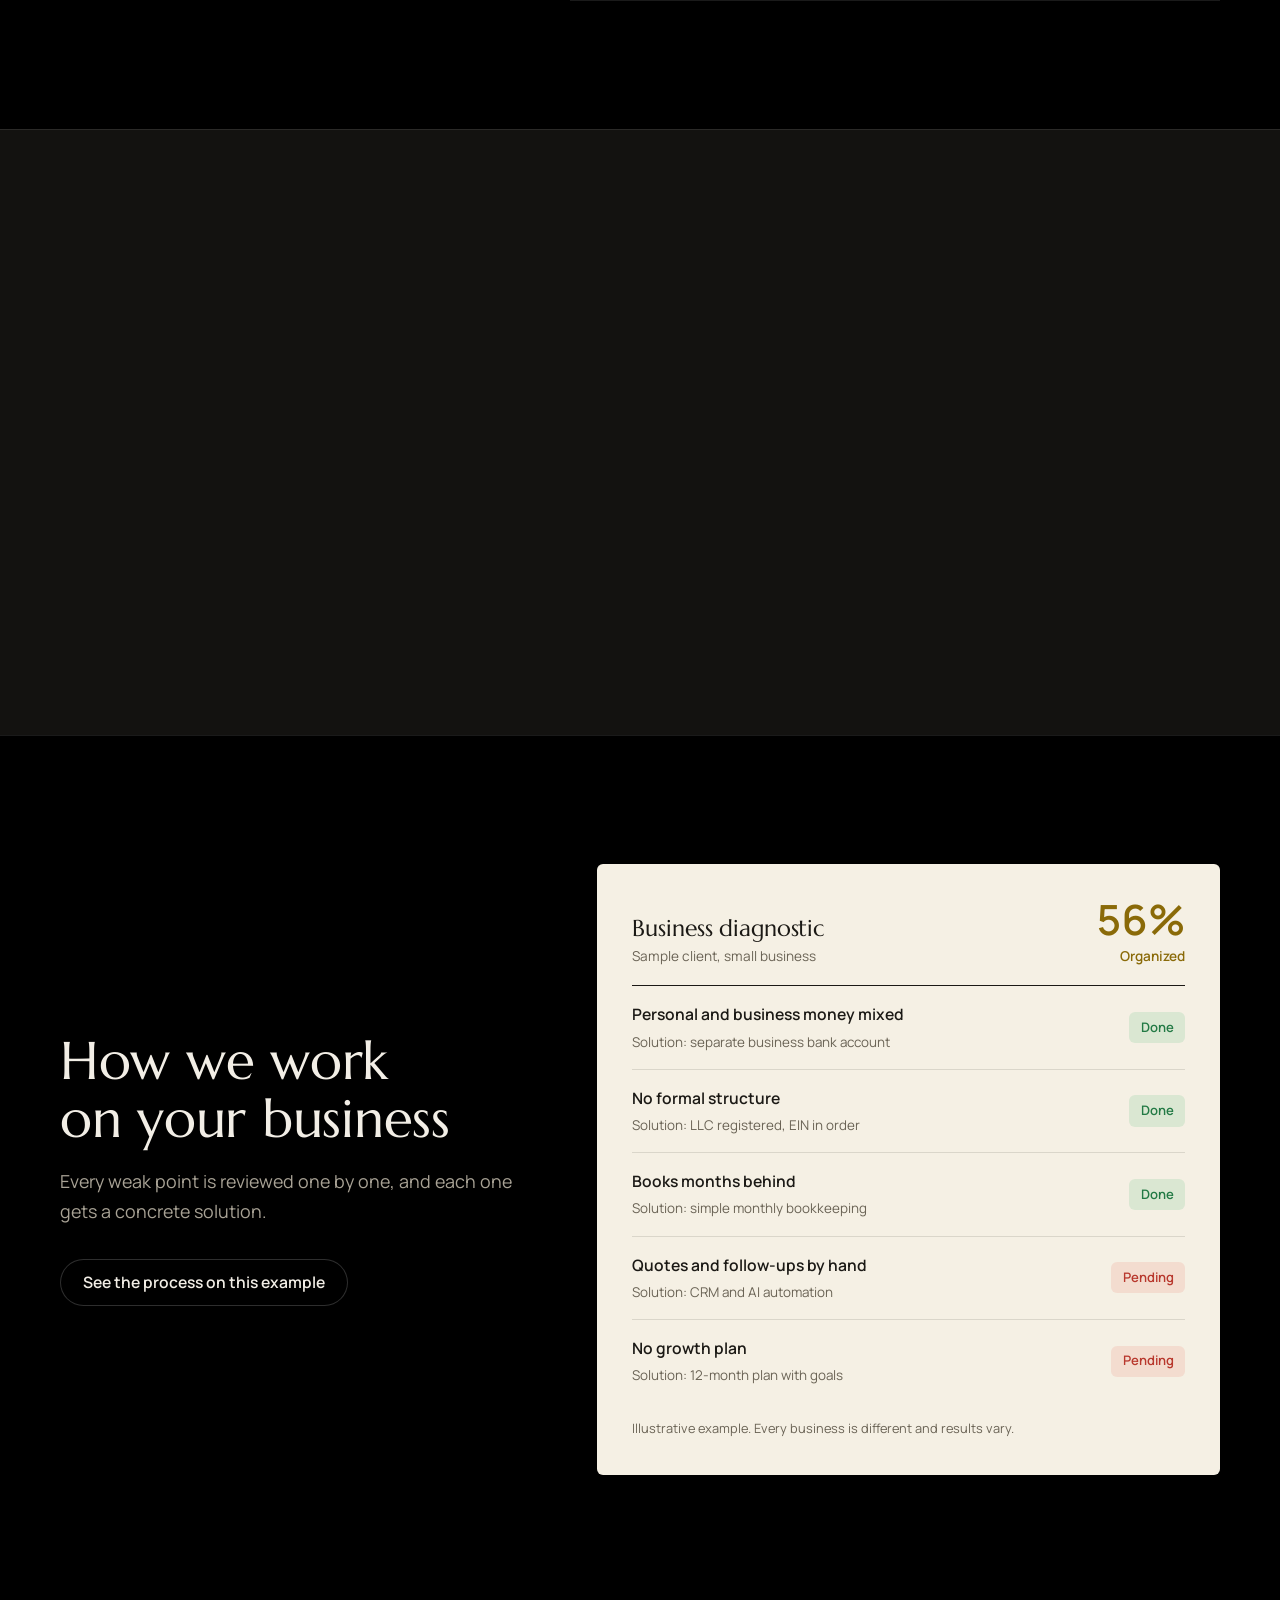
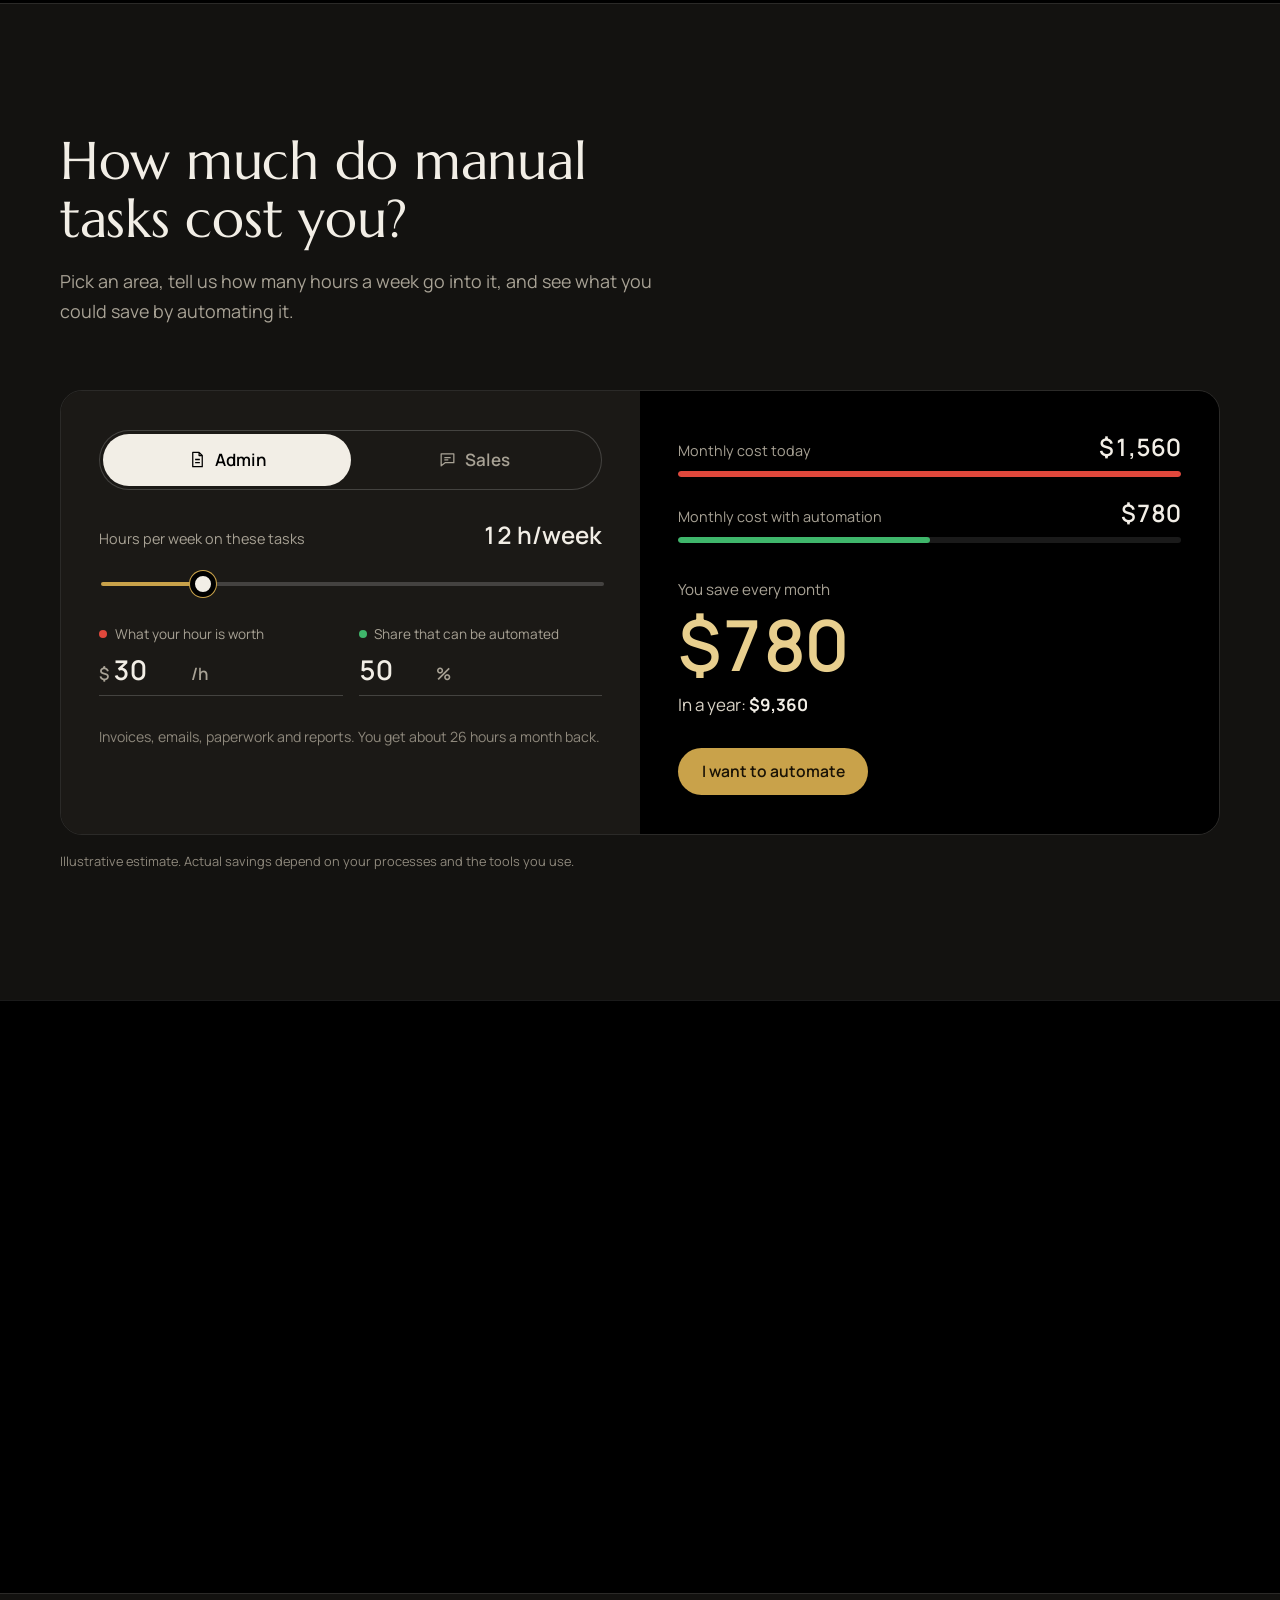
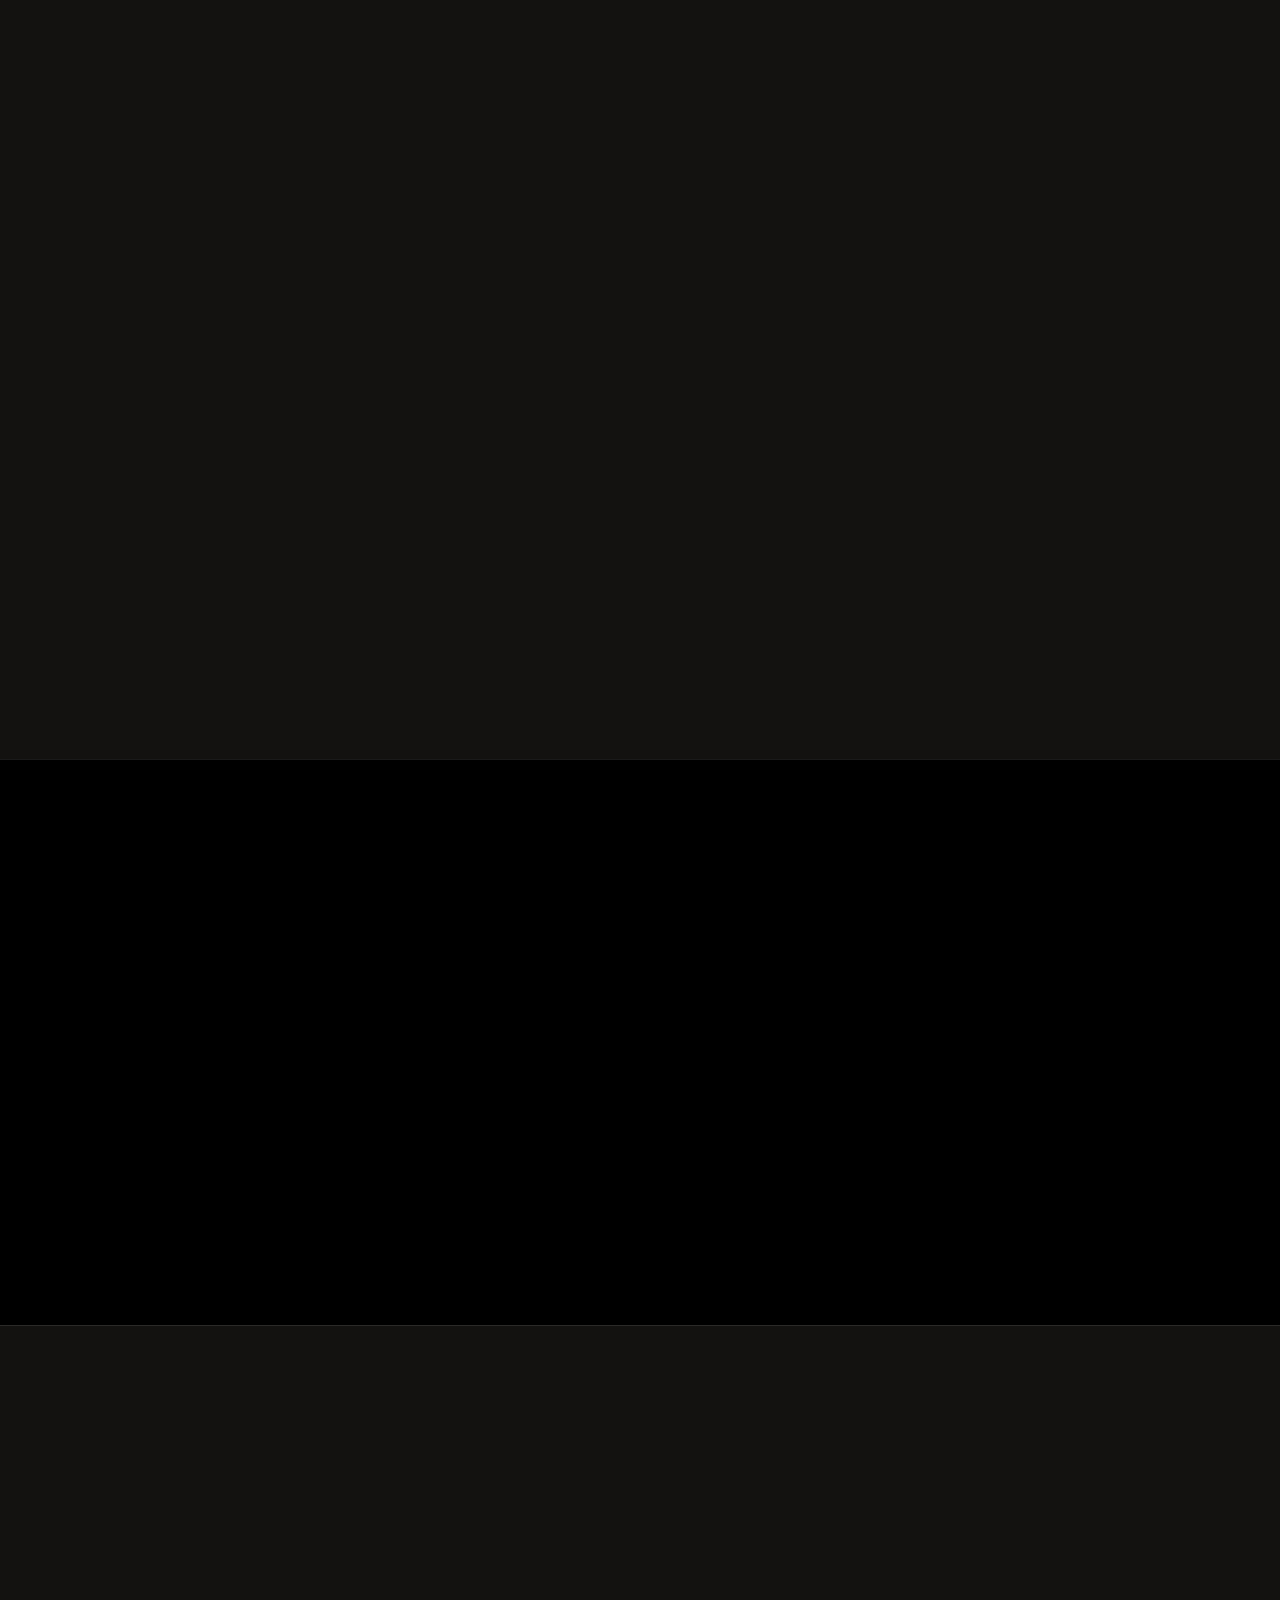
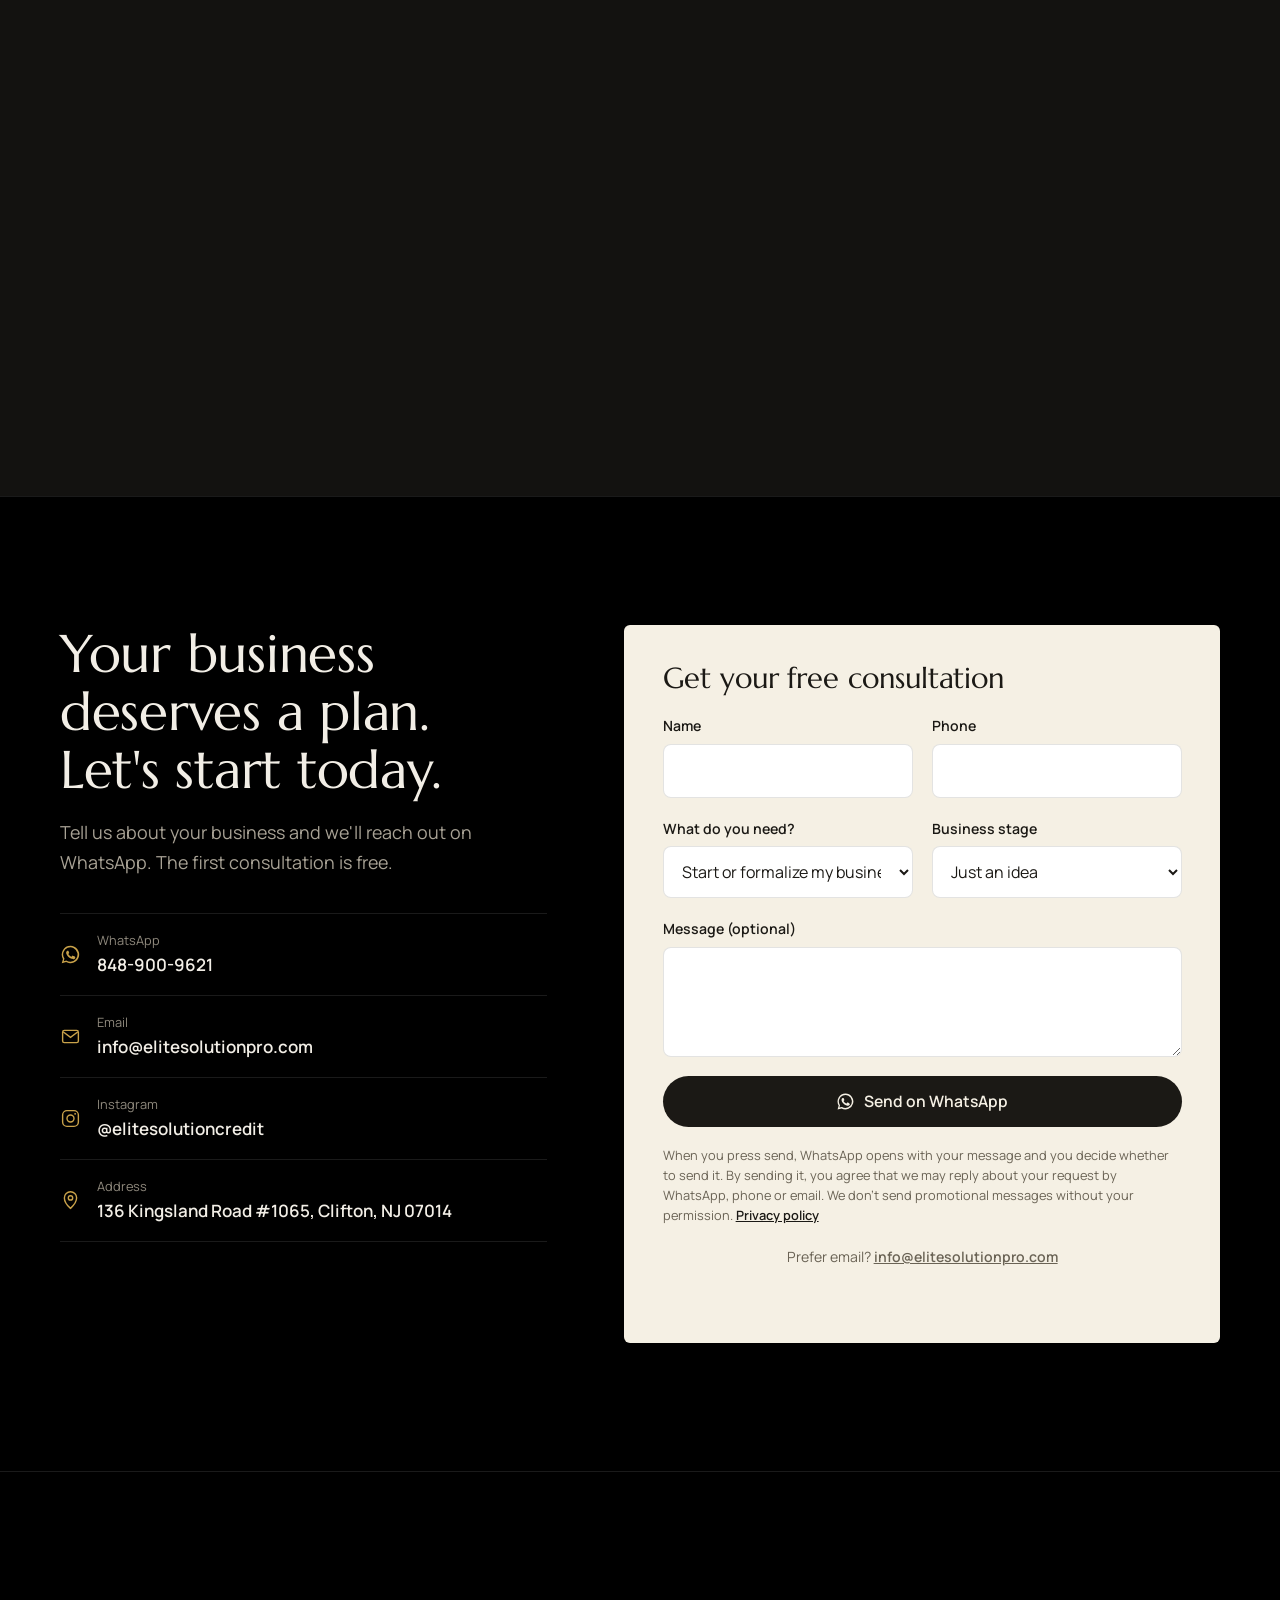
<file: es/index.html>
<!doctype html>
<html lang="es"><head>
<meta charset="utf-8">
<meta name="viewport" content="width=device-width, initial-scale=1, viewport-fit=cover">
<title>Consultoría empresarial en Clifton, NJ | Elite Solution Pro</title>
<meta name="description" content="Consultoría empresarial para emprendedores y pequeños negocios: estructura, finanzas, preparación para financiamiento y automatización con IA. Consulta gratis en español o inglés. Elite Solution Pro LLC, Clifton, NJ.">
<meta name="robots" content="index, follow, max-image-preview:large, max-snippet:-1, max-video-preview:-1">
<link rel="canonical" href="https://www.elitesolutionpro.com/es">
<link rel="alternate" hreflang="en" href="https://www.elitesolutionpro.com/">
<link rel="alternate" hreflang="es" href="https://www.elitesolutionpro.com/es">
<link rel="alternate" hreflang="x-default" href="https://www.elitesolutionpro.com/">
<meta name="author" content="Elite Solution Pro LLC">
<meta name="application-name" content="Elite Solution Pro">
<meta name="apple-mobile-web-app-title" content="Elite Solution Pro">
<meta name="theme-color" content="#000000">
<meta name="geo.region" content="US-NJ">
<meta name="geo.placename" content="Clifton, New Jersey">
<meta property="og:site_name" content="Elite Solution Pro">
<meta property="og:title" content="Elite Solution Pro | Construye tu negocio de la forma correcta">
<meta property="og:description" content="Consultoría empresarial: estructura, finanzas, preparación para financiamiento y automatización. Consulta gratis.">
<meta property="og:type" content="website">
<meta property="og:url" content="https://www.elitesolutionpro.com/es">
<meta property="og:locale" content="es_US">
<meta property="og:locale:alternate" content="en_US">
<meta property="og:image" content="https://www.elitesolutionpro.com/og-image.jpg">
<meta property="og:image:width" content="1200">
<meta property="og:image:height" content="630">
<meta property="og:image:alt" content="Elite Solution Pro, consultoría empresarial en Clifton, NJ">
<meta name="twitter:card" content="summary_large_image">
<meta name="twitter:title" content="Elite Solution Pro | Construye tu negocio de la forma correcta">
<meta name="twitter:description" content="Consultoría empresarial: estructura, finanzas, preparación para financiamiento y automatización. Consulta gratis.">
<meta name="twitter:image" content="https://www.elitesolutionpro.com/og-image.jpg">
<meta name="twitter:image:alt" content="Elite Solution Pro, consultoría empresarial en Clifton, NJ">
<link rel="icon" type="image/png" sizes="64x64" href="/favicon.png">
<link rel="apple-touch-icon" sizes="180x180" href="/apple-touch-icon.png">
<link rel="manifest" href="/site.webmanifest">
<link rel="preload" as="image" href="/assets/img/hero-1600x1000.webp" imagesrcset="/assets/img/hero-800x500.webp 800w, /assets/img/hero-1200x750.webp 1200w, /assets/img/hero-1600x1000.webp 1600w, /assets/img/hero-2200x1375.webp 2200w" imagesizes="100vw" fetchpriority="high">
<link rel="preload" as="font" type="font/woff2" href="/assets/fonts/manrope-latin.woff2" crossorigin="">
<link rel="preload" as="font" type="font/woff2" href="/assets/fonts/marcellus-latin.woff2" crossorigin="">
<link rel="stylesheet" href="/assets/css/styles.css?v=3">
<script src="/assets/js/main.js?v=3" defer></script>
<script type="application/ld+json" id="schema">{"@context":"https://schema.org","@graph":[{"@type":"ProfessionalService","@id":"https://www.elitesolutionpro.com/#business","name":"Elite Solution Pro LLC","legalName":"Elite Solution Pro LLC","alternateName":"Elite Solution Pro","url":"https://www.elitesolutionpro.com/","logo":{"@type":"ImageObject","url":"https://www.elitesolutionpro.com/logo.webp","width":128,"height":128},"image":"https://www.elitesolutionpro.com/og-image.jpg","description":"Consultoría empresarial: formación y estructura de empresas, organización financiera, preparación para financiamiento y automatización con IA.","slogan":"Tu negocio, construido de la forma correcta.","telephone":"+1-848-900-9621","email":"info@elitesolutionpro.com","address":{"@type":"PostalAddress","streetAddress":"136 Kingsland Road #1065","addressLocality":"Clifton","addressRegion":"NJ","postalCode":"07014","addressCountry":"US"},"areaServed":[{"@type":"State","name":"New Jersey"},{"@type":"Country","name":"United States"}],"availableLanguage":["English","Spanish"],"contactPoint":{"@type":"ContactPoint","telephone":"+1-848-900-9621","email":"info@elitesolutionpro.com","contactType":"customer service","areaServed":"US","availableLanguage":["English","Spanish"]},"sameAs":["https://www.instagram.com/elitesolutioncredit/"],"knowsAbout":["Consultoría empresarial","Consultoría para pequeños negocios","Formación de LLC","Registro de EIN","Cuentas bancarias de empresa","Contabilidad","Flujo de caja","Preparación para financiamiento","Automatización de negocios","Automatización con IA","CRM"],"hasOfferCatalog":{"@type":"OfferCatalog","name":"Servicios de consultoría empresarial","itemListElement":[{"@type":"Offer","itemOffered":{"@type":"Service","name":"Consultoría empresarial","description":"Analizamos tu negocio y creamos un plan claro para crecer: metas, números y próximos pasos.","serviceType":"Diagnóstico del negocio, Estrategia de crecimiento, Seguimiento continuo","provider":{"@id":"https://www.elitesolutionpro.com/#business"},"areaServed":{"@type":"Country","name":"United States"}}},{"@type":"Offer","itemOffered":{"@type":"Service","name":"Formación y estructura","description":"¿Empiezas de cero o ya estás en marcha? Te ayudamos a montar la estructura correcta para que tu negocio arranque con buenas bases.","serviceType":"LLC y EIN, Cuenta bancaria del negocio, Calendario de obligaciones","provider":{"@id":"https://www.elitesolutionpro.com/#business"},"areaServed":{"@type":"Country","name":"United States"}}},{"@type":"Offer","itemOffered":{"@type":"Service","name":"Finanzas y preparación para financiamiento","description":"Ordenamos tus números y el perfil de tu empresa para que estés preparado cuando llegue el momento de buscar financiamiento.","serviceType":"Contabilidad y flujo de caja, Perfil de la empresa, Preparación para financiamiento","provider":{"@id":"https://www.elitesolutionpro.com/#business"},"areaServed":{"@type":"Country","name":"United States"}}},{"@type":"Offer","itemOffered":{"@type":"Service","name":"Automatización e IA","description":"Sistemas y herramientas de IA que te ahorran horas cada semana para que te enfoques en vender y atender a tus clientes.","serviceType":"CRM y seguimientos, Automatización con IA, Reportes y control","provider":{"@id":"https://www.elitesolutionpro.com/#business"},"areaServed":{"@type":"Country","name":"United States"}}}]}},{"@type":"WebSite","@id":"https://www.elitesolutionpro.com/#website","url":"https://www.elitesolutionpro.com/","name":"Elite Solution Pro","inLanguage":["en","es"],"publisher":{"@id":"https://www.elitesolutionpro.com/#business"}},{"@type":"WebPage","@id":"https://www.elitesolutionpro.com/es#webpage","url":"https://www.elitesolutionpro.com/es","name":"Consultoría empresarial en Clifton, NJ | Elite Solution Pro","description":"Consultoría empresarial para emprendedores y pequeños negocios: estructura, finanzas, preparación para financiamiento y automatización con IA. Consulta gratis en español o inglés. Elite Solution Pro LLC, Clifton, NJ.","inLanguage":"es","isPartOf":{"@id":"https://www.elitesolutionpro.com/#website"},"about":{"@id":"https://www.elitesolutionpro.com/#business"},"primaryImageOfPage":{"@type":"ImageObject","url":"https://www.elitesolutionpro.com/og-image.jpg","width":1200,"height":630}},{"@type":"FAQPage","@id":"https://www.elitesolutionpro.com/es#faq","inLanguage":"es","isPartOf":{"@id":"https://www.elitesolutionpro.com/es#webpage"},"mainEntity":[{"@type":"Question","name":"¿La consulta es realmente gratis?","acceptedAnswer":{"@type":"Answer","text":"Sí. En la primera consulta revisamos tu negocio y te explicamos qué opciones tienes, sin compromiso."}},{"@type":"Question","name":"¿Cuánto tardo en ver resultados?","acceptedAnswer":{"@type":"Answer","text":"Depende de tu negocio y de tus metas. Después del diagnóstico recibes un plan con pasos claros, prioridades y tiempos realistas."}},{"@type":"Question","name":"¿Prestan dinero o garantizan financiamiento?","acceptedAnswer":{"@type":"Answer","text":"No. Somos consultores de empresa: no prestamos dinero y nadie puede garantizar la aprobación de un prestamista. Te ayudamos a que tu negocio esté organizado y preparado."}},{"@type":"Question","name":"¿Trabajan fuera de New Jersey?","acceptedAnswer":{"@type":"Answer","text":"Sí. Atendemos clientes en todo Estados Unidos por WhatsApp, videollamada y email."}},{"@type":"Question","name":"¿Me atienden en español?","acceptedAnswer":{"@type":"Answer","text":"Claro. Todo el proceso puede ser en español o en inglés, como prefieras."}},{"@type":"Question","name":"¿Es solo para empresas grandes?","acceptedAnswer":{"@type":"Answer","text":"No. Trabajamos con personas que están empezando, pequeños negocios y empresas que quieren crecer."}}]}]}</script>
</head>
<body>
<a class="skip" href="#main" data-i18n="skip">Saltar al contenido</a>

<svg class="sprite" width="0" height="0" aria-hidden="true">
  <defs><linearGradient id="goldG" x1="0" y1="0" x2="0" y2="1"><stop offset="0" stop-color="#F0D99A"></stop><stop offset="1" stop-color="#B18A33"></stop></linearGradient></defs>
  <symbol id="i-check" viewBox="0 0 16 16"><path d="M3 8.5l3 3 7-7" fill="none" stroke="currentColor" stroke-width="2" stroke-linecap="round" stroke-linejoin="round"></path></symbol>
  <symbol id="i-wa" viewBox="0 0 24 24"><path fill="currentColor" d="M12 2a10 10 0 0 0-8.6 15.1L2 22l5-1.3A10 10 0 1 0 12 2zm0 18.2c-1.6 0-3.1-.4-4.4-1.2l-.3-.2-3 .8.8-2.9-.2-.3A8.2 8.2 0 1 1 12 20.2zm4.5-6.1c-.2-.1-1.5-.7-1.7-.8-.2-.1-.4-.1-.6.1l-.8 1c-.1.2-.3.2-.5.1-.7-.3-1.4-.7-2-1.3-.5-.5-.9-1.1-1.2-1.6-.1-.2 0-.4.1-.5l.4-.4.3-.4v-.4l-.8-1.9c-.2-.5-.4-.4-.6-.4h-.5c-.2 0-.5.1-.7.3-.2.3-.9.9-.9 2.2s.9 2.5 1.1 2.7c.1.2 1.8 2.8 4.4 3.9 2.2.9 2.6.7 3.1.7.5-.1 1.5-.6 1.7-1.2.2-.6.2-1.1.2-1.2-.1-.1-.2-.2-.4-.3z"></path></symbol>
  <symbol id="i-phone" viewBox="0 0 24 24"><path d="M5 4h3l2 5-2.5 1.5a11 11 0 0 0 6 6L15 14l5 2v3a2 2 0 0 1-2 2A16 16 0 0 1 3 6a2 2 0 0 1 2-2" fill="none" stroke="currentColor" stroke-width="1.6" stroke-linejoin="round"></path></symbol>
  <symbol id="i-mail" viewBox="0 0 24 24"><rect x="3" y="5" width="18" height="14" rx="2" fill="none" stroke="currentColor" stroke-width="1.6"></rect><path d="M3.5 6.5L12 13l8.5-6.5" fill="none" stroke="currentColor" stroke-width="1.6"></path></symbol>
  <symbol id="i-pin" viewBox="0 0 24 24"><path d="M12 21s7-6.2 7-12a7 7 0 0 0-14 0c0 5.8 7 12 7 12z" fill="none" stroke="currentColor" stroke-width="1.6"></path><circle cx="12" cy="9" r="2.5" fill="none" stroke="currentColor" stroke-width="1.6"></circle></symbol>
  <symbol id="i-ig" viewBox="0 0 24 24"><rect x="3" y="3" width="18" height="18" rx="5" fill="none" stroke="currentColor" stroke-width="1.6"></rect><circle cx="12" cy="12" r="4" fill="none" stroke="currentColor" stroke-width="1.6"></circle><circle cx="17.3" cy="6.7" r="1.1" fill="currentColor"></circle></symbol>
  <symbol id="i-shield" viewBox="0 0 24 24"><path d="M12 3l8 3v6c0 4.5-3.4 8-8 9-4.6-1-8-4.5-8-9V6z" fill="none" stroke="currentColor" stroke-width="1.6" stroke-linejoin="round"></path><path d="M8.5 12l2.5 2.5 4.5-5" fill="none" stroke="currentColor" stroke-width="1.6"></path></symbol>
  <symbol id="i-globe" viewBox="0 0 24 24"><circle cx="12" cy="12" r="9" fill="none" stroke="currentColor" stroke-width="1.6"></circle><path d="M3 12h18M12 3c2.5 2.6 3.8 5.6 3.8 9s-1.3 6.4-3.8 9c-2.5-2.6-3.8-5.6-3.8-9S9.5 5.6 12 3z" fill="none" stroke="currentColor" stroke-width="1.6"></path></symbol>
  <symbol id="i-doc" viewBox="0 0 24 24"><path d="M6 3h8l4 4v14H6zM14 3v4h4M9 12h6M9 16h6" fill="none" stroke="currentColor" stroke-width="1.6" stroke-linejoin="round"></path></symbol>
  <symbol id="i-chat" viewBox="0 0 24 24"><path d="M4 5h16v11H9l-5 4z" fill="none" stroke="currentColor" stroke-width="1.6" stroke-linejoin="round"></path><path d="M8 9.5h8M8 12.5h5" fill="none" stroke="currentColor" stroke-width="1.6"></path></symbol>
  <symbol id="i-home" viewBox="0 0 24 24"><path d="M3 11l9-7 9 7M5 10v10h14V10M10 20v-6h4v6" fill="none" stroke="currentColor" stroke-width="1.6" stroke-linejoin="round"></path></symbol>
  <symbol id="i-car" viewBox="0 0 24 24"><path d="M4 16v-4l2-5h12l2 5v4M3 16h18v3h-3v-2H6v2H3zM7 13h2M15 13h2" fill="none" stroke="currentColor" stroke-width="1.6" stroke-linejoin="round"></path></symbol>
</svg>

<header class="site-header" id="top">
  <div class="wrap header-inner">
    <a class="brand to-top" href="#top" aria-label="Elite Solution Pro">
      <img src="/logo.webp" width="48" height="48" alt="">
      <span class="brand-text">Elite Solution Pro<small data-i18n="tagline">Consultoría empresarial</small></span>
    </a>
    <nav class="main-nav" aria-label="Principal">
      <a href="#diagnostico" data-i18n="nav.score">Diagnóstico</a>
      <a href="#servicios" data-i18n="nav.services">Servicios</a>
      <a href="#proceso" data-i18n="nav.process">Cómo funciona</a>
      <a href="#calculadora" data-i18n="nav.calc">Calculadora</a>
      <a href="#faq" data-i18n="nav.faq">Preguntas</a>
    </nav>
    <div class="header-actions">
      <div class="lang" role="group" aria-label="Idioma / Language">
        <button type="button" data-lang="en" aria-pressed="false">EN</button>
        <button type="button" data-lang="es" aria-pressed="true">ES</button>
      </div>
      <a class="icon-btn" href="https://www.instagram.com/elitesolutioncredit/" target="_blank" rel="noopener" aria-label="Instagram @elitesolutioncredit"><svg aria-hidden="true"><use href="#i-ig"></use></svg></a>
      <a class="btn btn-gold header-cta" href="#contacto" data-i18n="cta.free">Consulta gratis</a>
      <button class="menu-btn" type="button" popovertarget="mnav" aria-label="Menú"><span></span><span></span><span></span></button>
    </div>
  </div>
  <nav id="mnav" class="mobile-nav" popover="" aria-label="Móvil">
    <a href="#diagnostico" data-i18n="nav.score">Diagnóstico</a>
    <a href="#servicios" data-i18n="nav.services">Servicios</a>
    <a href="#proceso" data-i18n="nav.process">Cómo funciona</a>
    <a href="#calculadora" data-i18n="nav.calc">Calculadora</a>
    <a href="#faq" data-i18n="nav.faq">Preguntas</a>
    <a href="https://www.instagram.com/elitesolutioncredit/" target="_blank" rel="noopener">Instagram</a>
    <a href="#contacto" data-i18n="cta.free">Consulta gratis</a>
  </nav>
</header>

<main id="main">

<section class="hero">
  <div class="hero-bg"><img src="/assets/img/hero-1600x1000.webp" srcset="/assets/img/hero-800x500.webp 800w, /assets/img/hero-1200x750.webp 1200w, /assets/img/hero-1600x1000.webp 1600w, /assets/img/hero-2200x1375.webp 2200w" sizes="100vw" width="1600" height="1000" alt="" fetchpriority="high" decoding="async"></div>
  <div class="wrap hero-grid">
    <div class="hero-copy">
      <h1 data-i18n="hero.h1">Construye tu negocio de la forma correcta.</h1>
      <p class="hero-lead" data-i18n="hero.lead">Consultoría empresarial para emprendedores: te ayudamos a estructurar tu empresa, organizar tus finanzas, prepararte para conseguir financiamiento y automatizar con IA.</p>
      <div class="hero-actions">
        <a class="btn btn-gold" href="https://wa.me/18489009621" target="_blank" rel="noopener"><svg aria-hidden="true"><use href="#i-wa"></use></svg><span data-i18n="cta.wa">Consulta gratis por WhatsApp</span></a>
        <a class="btn btn-line" href="tel:+18489009621"><svg aria-hidden="true"><use href="#i-phone"></use></svg>848-900-9621</a>
      </div>
      <div class="hero-proof">
        <span><svg aria-hidden="true"><use href="#i-shield"></use></svg><span data-i18n="hero.p1">Un plan hecho para tu negocio</span></span>
        <span><svg aria-hidden="true"><use href="#i-globe"></use></svg><span data-i18n="hero.p2">Español e inglés</span></span>
        <a href="https://www.instagram.com/elitesolutioncredit/" target="_blank" rel="noopener"><svg aria-hidden="true"><use href="#i-ig"></use></svg>@elitesolutioncredit</a>
      </div>
    </div>
    <div class="gauge-card">
      <p class="gauge-title" data-i18n="g.title">Qué tan listo está tu negocio para crecer</p>
      <div class="gauge"><svg viewBox="0 -14 320 192" aria-hidden="true"><g class="arcs"><path d="M32.0 160.0A128 128 0 0 1 54.5 87.5" stroke="#E0483C"></path><path d="M58.5 82.1A128 128 0 0 1 117.3 39.3" stroke="#F07E2F"></path><path d="M123.6 37.3A128 128 0 0 1 196.4 37.3" stroke="#F2C23A"></path><path d="M202.7 39.3A128 128 0 0 1 261.5 82.1" stroke="#9BCB4A"></path><path d="M265.5 87.5A128 128 0 0 1 288.0 160.0" stroke="#3FB66B"></path></g><g class="ticks"><text x="10" y="164">0</text><text x="39" y="76">20</text><text x="114" y="21">40</text><text x="206" y="21">60</text><text x="281" y="76">80</text><text x="310" y="164">100</text></g><g class="needle" id="heroNeedle"><path d="M154.5 160L160 48l5.5 112z" fill="url(#goldG)"></path><circle cx="160" cy="160" r="11" fill="#000" stroke="#C9A24A" stroke-width="2.5"></circle></g></svg><div class="gauge-read"><div class="gauge-num" id="heroNum" data-v="0">0%</div><span class="gauge-tier" id="heroTier">&nbsp;</span></div></div>
      <div class="gauge-foot"><span><span data-i18n="g.from">Hoy</span><b class="num">35%</b></span><span><span data-i18n="g.to">Tu meta</span><b class="num">90%</b></span></div>
      <p class="gauge-note" data-i18n="g.note">Ejemplo ilustrativo. Cada negocio es distinto y los resultados varían.</p>
    </div>
  </div>
</section>

<section class="section alt" id="diagnostico" aria-labelledby="score-h">
  <div class="wrap score-grid">
    <div>
      <div class="head">
        <h2 id="score-h" data-i18n="sc.h">¿Tu negocio está listo para crecer?</h2>
        <p data-i18n="sc.p">Lo que separa a un negocio que sobrevive de uno que crece es la estructura. Así se ve la diferencia.</p>
      </div>
      <table class="compare">
        <thead><tr><th class="bad">35%<small data-i18n="vs.bad">Funcionando a base de improvisar</small></th><th class="good">90%<small data-i18n="vs.good">Funcionando con un plan</small></th></tr></thead>
        <tbody>
          <tr><td data-i18n="vs.b1">Dinero personal y del negocio mezclado</td><td data-i18n="vs.g1">Cuentas separadas y números claros</td></tr>
          <tr><td data-i18n="vs.b2">Sin estructura legal ni papeles en orden</td><td data-i18n="vs.g2">LLC, EIN y obligaciones al día</td></tr>
          <tr><td data-i18n="vs.b3">Horas perdidas en tareas manuales</td><td data-i18n="vs.g3">Procesos automatizados y más tiempo libre</td></tr>
        </tbody>
      </table>
      <div class="law"><strong data-i18n="law.h">Nuestro enfoque</strong><p data-i18n="law.p">Somos consultores de empresa: analizamos, planificamos e implementamos contigo. No prestamos dinero ni prometemos aprobaciones. Te ayudamos a que tu negocio esté organizado, en regla y listo para crecer.</p></div>
    </div>
    <div class="sim">
      <div class="gauge"><svg viewBox="0 -14 320 192" aria-hidden="true"><g class="arcs"><path d="M32.0 160.0A128 128 0 0 1 54.5 87.5" stroke="#E0483C"></path><path d="M58.5 82.1A128 128 0 0 1 117.3 39.3" stroke="#F07E2F"></path><path d="M123.6 37.3A128 128 0 0 1 196.4 37.3" stroke="#F2C23A"></path><path d="M202.7 39.3A128 128 0 0 1 261.5 82.1" stroke="#9BCB4A"></path><path d="M265.5 87.5A128 128 0 0 1 288.0 160.0" stroke="#3FB66B"></path></g><g class="ticks"><text x="10" y="164">0</text><text x="39" y="76">20</text><text x="114" y="21">40</text><text x="206" y="21">60</text><text x="281" y="76">80</text><text x="310" y="164">100</text></g><g class="needle" id="simNeedle"><path d="M154.5 160L160 48l5.5 112z" fill="url(#goldG)"></path><circle cx="160" cy="160" r="11" fill="#000" stroke="#C9A24A" stroke-width="2.5"></circle></g></svg><div class="gauge-read"><div class="gauge-num" id="simNum" data-v="40">40%</div><span class="gauge-tier" id="simTier">&nbsp;</span></div></div>
      <fieldset class="checks" id="checks">
        <legend data-i18n="sim.label">Marca lo que tu negocio ya tiene</legend>
        <label><input type="checkbox" checked><span data-i18n="ck1">Empresa registrada (LLC o corporación)</span></label>
        <label><input type="checkbox" checked><span data-i18n="ck2">EIN y cuenta bancaria solo del negocio</span></label>
        <label><input type="checkbox"><span data-i18n="ck3">Contabilidad y finanzas al día cada mes</span></label>
        <label><input type="checkbox"><span data-i18n="ck4">Un plan escrito con metas y números</span></label>
        <label><input type="checkbox"><span data-i18n="ck5">Procesos clave documentados o automatizados</span></label>
      </fieldset>
      <p class="sim-text" id="simText" aria-live="polite"></p>
      <a class="btn btn-gold" href="#contacto" id="simCta" data-i18n="sim.cta">Quiero hacer crecer mi negocio</a>
      <p class="note" data-i18n="sim.note">Autoevaluación rápida. En la consulta gratis hacemos un diagnóstico completo.</p>
    </div>
  </div>
</section>

<section class="section" id="servicios" aria-labelledby="svc-h">
  <div class="wrap">
    <div class="head">
      <h2 id="svc-h" data-i18n="svc.h">Lo que hacemos por ti</h2>
      <p data-i18n="svc.p">Desde formar tu empresa hasta ordenar tus números, prepararte para financiamiento y automatizar tu día a día.</p>
    </div>
    <div class="svc-layout">
      <figure class="svc-media" aria-hidden="true">
        <img class="on" src="/assets/img/svc-consulting-700x875.webp" srcset="/assets/img/svc-consulting-500x625.webp 500w, /assets/img/svc-consulting-700x875.webp 700w, /assets/img/svc-consulting-1000x1250.webp 1000w" sizes="34vw" width="700" height="875" alt="" loading="lazy" decoding="async">
        <img src="/assets/img/svc-formation-700x875.webp" srcset="/assets/img/svc-formation-500x625.webp 500w, /assets/img/svc-formation-700x875.webp 700w, /assets/img/svc-formation-1000x1250.webp 1000w" sizes="34vw" width="700" height="875" alt="" loading="lazy" decoding="async">
        <img src="/assets/img/svc-finances-700x875.webp" srcset="/assets/img/svc-finances-500x625.webp 500w, /assets/img/svc-finances-700x875.webp 700w, /assets/img/svc-finances-1000x1250.webp 1000w" sizes="34vw" width="700" height="875" alt="" loading="lazy" decoding="async">
        <img src="/assets/img/svc-automation-700x875.webp" srcset="/assets/img/svc-automation-500x625.webp 500w, /assets/img/svc-automation-700x875.webp 700w, /assets/img/svc-automation-1000x1250.webp 1000w" sizes="34vw" width="700" height="875" alt="" loading="lazy" decoding="async">
      </figure>
      <div class="svc-list">
        <article class="svc active" tabindex="0"><img class="svc-thumb" src="/assets/img/svc-consulting-800x500.webp" srcset="/assets/img/svc-consulting-480x300.webp 480w, /assets/img/svc-consulting-800x500.webp 800w" sizes="92vw" width="800" height="500" alt="" loading="lazy" decoding="async"><h3><span data-i18n="s1.h">Consultoría empresarial</span><span class="svc-main" data-i18n="svc.main">Servicio principal</span></h3><p data-i18n="s1.p">Analizamos tu negocio y creamos un plan claro para crecer: metas, números y próximos pasos.</p><ul><li data-i18n="s1.l1">Diagnóstico del negocio</li><li data-i18n="s1.l2">Estrategia de crecimiento</li><li data-i18n="s1.l3">Seguimiento continuo</li></ul></article>
        <article class="svc" tabindex="0"><img class="svc-thumb" src="/assets/img/svc-formation-800x500.webp" srcset="/assets/img/svc-formation-480x300.webp 480w, /assets/img/svc-formation-800x500.webp 800w" sizes="92vw" width="800" height="500" alt="" loading="lazy" decoding="async"><h3><span data-i18n="s2.h">Formación y estructura</span></h3><p data-i18n="s2.p">¿Empiezas de cero o ya estás en marcha? Te ayudamos a montar la estructura correcta para que tu negocio arranque con buenas bases.</p><ul><li data-i18n="s2.l1">LLC y EIN</li><li data-i18n="s2.l2">Cuenta bancaria del negocio</li><li data-i18n="s2.l3">Calendario de obligaciones</li></ul></article>
        <article class="svc" tabindex="0"><img class="svc-thumb" src="/assets/img/svc-finances-800x500.webp" srcset="/assets/img/svc-finances-480x300.webp 480w, /assets/img/svc-finances-800x500.webp 800w" sizes="92vw" width="800" height="500" alt="" loading="lazy" decoding="async"><h3><span data-i18n="s3.h">Finanzas y preparación para financiamiento</span></h3><p data-i18n="s3.p">Ordenamos tus números y el perfil de tu empresa para que estés preparado cuando llegue el momento de buscar financiamiento.</p><ul><li data-i18n="s3.l1">Contabilidad y flujo de caja</li><li data-i18n="s3.l2">Perfil de la empresa</li><li data-i18n="s3.l3">Preparación para financiamiento</li></ul></article>
        <article class="svc" tabindex="0"><img class="svc-thumb" src="/assets/img/svc-automation-800x500.webp" srcset="/assets/img/svc-automation-480x300.webp 480w, /assets/img/svc-automation-800x500.webp 800w" sizes="92vw" width="800" height="500" alt="" loading="lazy" decoding="async"><h3><span data-i18n="s4.h">Automatización e IA</span></h3><p data-i18n="s4.p">Sistemas y herramientas de IA que te ahorran horas cada semana para que te enfoques en vender y atender a tus clientes.</p><ul><li data-i18n="s4.l1">CRM y seguimientos</li><li data-i18n="s4.l2">Automatización con IA</li><li data-i18n="s4.l3">Reportes y control</li></ul></article>
      </div>
    </div>
  </div>
</section>

<section class="section alt cv" id="proceso" aria-labelledby="pr-h">
  <div class="wrap">
    <div class="head">
      <h2 id="pr-h" data-i18n="pr.h">Cómo funciona</h2>
      <p data-i18n="pr.p">Cuatro pasos claros. Sabes en todo momento qué estamos haciendo y por qué.</p>
    </div>
    <ol class="steps">
      <li class="step"><span class="step-num">1</span><h3 data-i18n="st1.h">Consulta gratis</h3><p data-i18n="st1.p">Hablamos de dónde está tu negocio hoy y hasta dónde lo quieres llevar.</p></li>
      <li class="step"><span class="step-num">2</span><h3 data-i18n="st2.h">Diagnóstico del negocio</h3><p data-i18n="st2.p">Revisamos tu estructura, tus finanzas y tus procesos para encontrar lo que te frena.</p></li>
      <li class="step"><span class="step-num">3</span><h3 data-i18n="st3.h">Plan de acción</h3><p data-i18n="st3.p">Recibes un plan claro con prioridades, tiempos y costos. Sin sorpresas.</p></li>
      <li class="step"><span class="step-num">4</span><h3 data-i18n="st4.h">Lo implementamos juntos</h3><p data-i18n="st4.p">Trabajamos contigo paso a paso y damos seguimiento hasta que se noten los resultados.</p></li>
    </ol>
  </div>
</section>

<section class="section" id="ejemplo" aria-labelledby="rp-h">
  <div class="wrap report-grid">
    <div class="head">
      <h2 id="rp-h" data-i18n="rp.h">Así trabajamos tu negocio</h2>
      <p data-i18n="rp.p">Cada punto débil se revisa uno por uno, y cada uno recibe una solución concreta.</p>
      <button class="btn btn-line" type="button" id="runReport" data-i18n="rp.run">Ver el proceso en este ejemplo</button>
    </div>
    <div class="paper" id="paper">
      <div class="paper-head">
        <div><h3 data-i18n="rp.title">Diagnóstico del negocio</h3><small data-i18n="rp.sub">Cliente de ejemplo, pequeña empresa</small></div>
        <div class="paper-score"><strong id="paperScore">30%</strong><small id="paperTier">&nbsp;</small></div>
      </div>
      <ul class="rows" id="rows">
        <li data-final="ok"><b data-i18n="r1.h">Dinero personal y del negocio mezclado</b><small data-i18n="r1.s">Solución: cuenta bancaria solo del negocio</small><span class="status neg" data-i18n="pl.neg">Pendiente</span></li>
        <li data-final="ok"><b data-i18n="r2.h">Sin estructura formal</b><small data-i18n="r2.s">Solución: LLC registrada y EIN en regla</small><span class="status neg" data-i18n="pl.neg">Pendiente</span></li>
        <li data-final="ok"><b data-i18n="r3.h">Contabilidad con meses de atraso</b><small data-i18n="r3.s">Solución: contabilidad mensual sencilla</small><span class="status neg" data-i18n="pl.neg">Pendiente</span></li>
        <li data-final="ok"><b data-i18n="r4.h">Cotizaciones y seguimientos a mano</b><small data-i18n="r4.s">Solución: CRM y automatización con IA</small><span class="status neg" data-i18n="pl.neg">Pendiente</span></li>
        <li data-final="prog"><b data-i18n="r5.h">Sin plan de crecimiento</b><small data-i18n="r5.s">Solución: plan a 12 meses con metas</small><span class="status neg" data-i18n="pl.neg">Pendiente</span></li>
      </ul>
      <p class="note" data-i18n="rp.note">Ejemplo ilustrativo. Cada negocio es distinto y los resultados varían.</p>
    </div>
  </div>
</section>

<section class="section alt" id="calculadora" aria-labelledby="calc-h">
  <div class="wrap">
    <div class="head">
      <h2 id="calc-h" data-i18n="calc.h">¿Cuánto te cuestan las tareas manuales?</h2>
      <p data-i18n="calc.p">Elige un área, dinos cuántas horas a la semana le dedicas y mira cuánto podrías ahorrar automatizándola.</p>
    </div>
    <div class="calc">
      <div class="calc-in">
        <div class="seg" role="radiogroup" aria-label="Area / Área">
          <input type="radio" name="loan" id="lt-admin" value="admin" checked=""><label for="lt-admin"><svg aria-hidden="true"><use href="#i-doc"></use></svg><span data-i18n="calc.home">Administración</span></label>
          <input type="radio" name="loan" id="lt-sales" value="sales"><label for="lt-sales"><svg aria-hidden="true"><use href="#i-chat"></use></svg><span data-i18n="calc.car">Ventas</span></label>
        </div>
        <div class="c-field">
          <label for="amt"><span data-i18n="calc.amt">Horas a la semana en estas tareas</span><output id="amtOut" for="amt">12 h</output></label>
          <input type="range" id="amt" min="1" max="60" step="1" value="12">
        </div>
        <div class="rates">
          <div class="rate low"><label for="rLow" data-i18n="calc.low">Lo que vale tu hora</label><div><span>$</span><input id="rLow" type="number" inputmode="decimal" step="1" min="0" max="500" value="30"><span>/h</span></div></div>
          <div class="rate high"><label for="rHigh" data-i18n="calc.high">Parte que se puede automatizar</label><div><input id="rHigh" type="number" inputmode="decimal" step="5" min="0" max="100" value="50"><span>%</span></div></div>
        </div>
        <p class="calc-term" id="calcTerm"></p>
      </div>
      <div class="calc-out" aria-live="polite">
        <div class="pay">
          <div class="pay-row low"><small data-i18n="calc.payLow">Costo mensual hoy</small><strong id="pLow">$0</strong><div class="bar"><i id="bLow"></i></div></div>
          <div class="pay-row high"><small data-i18n="calc.payHigh">Costo mensual con automatización</small><strong id="pHigh">$0</strong><div class="bar"><i id="bHigh"></i></div></div>
        </div>
        <div class="save">
          <small data-i18n="calc.save">Te ahorras cada mes</small>
          <div class="save-big" id="saveM">$0</div>
          <p class="save-total"><span data-i18n="calc.total">En un año:</span> <b id="saveT">$0</b></p>
        </div>
        <a class="btn btn-gold" href="#contacto" id="calcCta" data-i18n="calc.cta">Quiero automatizar</a>
      </div>
    </div>
    <p class="note" data-i18n="calc.note">Estimación ilustrativa. El ahorro real depende de tus procesos y de las herramientas que uses.</p>
  </div>
</section>

<section class="section liberty cv" aria-labelledby="lib-h">
  <div class="liberty-img"><img src="/assets/img/liberty-900x1098.webp" srcset="/assets/img/liberty-500x610.webp 500w, /assets/img/liberty-900x1098.webp 900w, /assets/img/liberty-1300x1586.webp 1300w" sizes="(max-width: 820px) 100vw, 50vw" width="900" height="1100" alt="" loading="lazy" decoding="async"></div>
  <div class="wrap">
    <div class="head">
      <h2 id="lib-h" data-i18n="lib.h">Tu negocio, tus reglas.</h2>
      <p data-i18n="lib.p">Hacer crecer un negocio en Estados Unidos es posible cuando se construye sobre una base sólida: la estructura correcta, números claros y sistemas que trabajan por ti. Te ayudamos a construirla.</p>
      <a class="btn btn-gold btn-wrap" href="#contacto" data-i18n="lib.cta">Habla con un consultor</a>
    </div>
  </div>
</section>

<section class="section alt cv" id="tips" aria-labelledby="tips-h">
  <div class="wrap">
    <div class="head">
      <h2 id="tips-h" data-i18n="tips.h">Consejos para tu negocio</h2>
      <p data-i18n="tips.p">Lo que compartimos cada semana en Instagram, resumido.</p>
    </div>
    <div class="tips">
      <article class="tip"><h3 data-i18n="tp1.h">Separa tu dinero</h3><p data-i18n="tp1.p">Una cuenta bancaria solo para la empresa mantiene tus números claros, te protege y facilita mucho los impuestos.</p></article>
      <article class="tip"><h3 data-i18n="tp2.h">¿LLC o trabajar por tu cuenta?</h3><p data-i18n="tp2.p">Una LLC separa tu patrimonio personal del negocio. Elegir bien la estructura desde el principio te ahorra problemas después.</p></article>
      <article class="tip"><h3 data-i18n="tp3.h">Conoce tus números cada mes</h3><p data-i18n="tp3.p">Ingresos, gastos y margen. Si los revisas cada mes, decides con datos y no a ciegas.</p></article>
      <article class="tip"><h3 data-i18n="tp4.h">Automatiza lo que repites</h3><p data-i18n="tp4.p">Cotizaciones, recordatorios, seguimientos y reportes. Si lo haces cada semana, seguramente un sistema o una herramienta de IA puede hacerlo por ti.</p></article>
    </div>
    <div class="ig-row">
      <div><img src="/logo.webp" width="52" height="52" alt="" loading="lazy"><span><strong>@elitesolutioncredit</strong><small data-i18n="ig.sub">Consejos de negocio cada semana</small></span></div>
      <a class="btn btn-line" href="https://www.instagram.com/elitesolutioncredit/" target="_blank" rel="noopener"><svg aria-hidden="true"><use href="#i-ig"></use></svg><span data-i18n="ig.follow">Síguenos en Instagram</span></a>
    </div>
  </div>
</section>

<section class="section cv" aria-labelledby="q-h">
  <div class="wrap">
    <div class="head"><h2 id="q-h" data-i18n="q.h">Lo que dicen nuestros clientes</h2></div>
    <div class="quotes">
      <figure class="quote"><div><div class="stars" role="img" aria-label="5/5">★★★★★</div><blockquote data-i18n="q1">“Orientación profesional, clara y estratégica.”</blockquote></div><figcaption><b>Noel Betances</b></figcaption></figure>
      <figure class="quote"><div><div class="stars" role="img" aria-label="5/5">★★★★★</div><blockquote data-i18n="q2">“Nos ayudaron a entender cómo estructurar mejor nuestra empresa.”</blockquote></div><figcaption><b>Maria Rodriguez</b></figcaption></figure>
      <figure class="quote"><div><div class="stars" role="img" aria-label="5/5">★★★★★</div><blockquote data-i18n="q3">“Un gran apoyo para organizar el negocio.”</blockquote></div><figcaption><b>Carlos Mendez</b></figcaption></figure>
    </div>
    <p class="note" data-i18n="q.note">Experiencias individuales de clientes. No son una garantía: los resultados varían según cada negocio.</p>
  </div>
</section>

<section class="section alt cv" id="faq" aria-labelledby="faq-h">
  <div class="wrap faq-grid">
    <div class="head">
      <h2 id="faq-h" data-i18n="faq.h">Preguntas frecuentes</h2>
      <p><span data-i18n="faq.side">¿No ves la tuya? Escríbenos por WhatsApp al</span> <a href="https://wa.me/18489009621" target="_blank" rel="noopener">848-900-9621</a>.</p>
    </div>
    <div class="faq-list">
      <details name="faq" open=""><summary><span data-i18n="f1.q">¿La consulta es realmente gratis?</span><span class="pm" aria-hidden="true"></span></summary><p data-i18n="f1.a">Sí. En la primera consulta revisamos tu negocio y te explicamos qué opciones tienes, sin compromiso.</p></details>
      <details name="faq"><summary><span data-i18n="f2.q">¿Cuánto tardo en ver resultados?</span><span class="pm" aria-hidden="true"></span></summary><p data-i18n="f2.a">Depende de tu negocio y de tus metas. Después del diagnóstico recibes un plan con pasos claros, prioridades y tiempos realistas.</p></details>
      <details name="faq"><summary><span data-i18n="f3.q">¿Prestan dinero o garantizan financiamiento?</span><span class="pm" aria-hidden="true"></span></summary><p data-i18n="f3.a">No. Somos consultores de empresa: no prestamos dinero y nadie puede garantizar la aprobación de un prestamista. Te ayudamos a que tu negocio esté organizado y preparado.</p></details>
      <details name="faq"><summary><span data-i18n="f4.q">¿Trabajan fuera de New Jersey?</span><span class="pm" aria-hidden="true"></span></summary><p data-i18n="f4.a">Sí. Atendemos clientes en todo Estados Unidos por WhatsApp, videollamada y email.</p></details>
      <details name="faq"><summary><span data-i18n="f5.q">¿Me atienden en español?</span><span class="pm" aria-hidden="true"></span></summary><p data-i18n="f5.a">Claro. Todo el proceso puede ser en español o en inglés, como prefieras.</p></details>
      <details name="faq"><summary><span data-i18n="f6.q">¿Es solo para empresas grandes?</span><span class="pm" aria-hidden="true"></span></summary><p data-i18n="f6.a">No. Trabajamos con personas que están empezando, pequeños negocios y empresas que quieren crecer.</p></details>
    </div>
  </div>
</section>

<section class="section" id="contacto" aria-labelledby="c-h">
  <div class="wrap contact-grid">
    <div class="head">
      <h2 id="c-h" data-i18n="c.h">Tu negocio merece un plan. Empecemos hoy.</h2>
      <p data-i18n="c.p">Cuéntanos sobre tu negocio y te escribimos por WhatsApp. La primera consulta es gratis.</p>
      <div class="direct">
        <a href="https://wa.me/18489009621" target="_blank" rel="noopener"><svg aria-hidden="true"><use href="#i-wa"></use></svg><span><small>WhatsApp</small><strong>848-900-9621</strong></span></a>
        <a href="mailto:info@elitesolutionpro.com"><svg aria-hidden="true"><use href="#i-mail"></use></svg><span><small>Email</small><strong>info@elitesolutionpro.com</strong></span></a>
        <a href="https://www.instagram.com/elitesolutioncredit/" target="_blank" rel="noopener"><svg aria-hidden="true"><use href="#i-ig"></use></svg><span><small>Instagram</small><strong>@elitesolutioncredit</strong></span></a>
        <div><svg aria-hidden="true"><use href="#i-pin"></use></svg><span><small data-i18n="c.addr">Dirección</small><strong>136 Kingsland Road #1065, Clifton, NJ 07014</strong></span></div>
      </div>
    </div>
    <form class="form" id="contactForm" novalidate="">
      <h3 data-i18n="form.h">Pide tu consulta gratis</h3>
      <div class="field"><label for="f-name" data-i18n="form.name">Nombre</label><input id="f-name" name="name" autocomplete="name" required=""></div>
      <div class="field"><label for="f-phone" data-i18n="form.phone">Teléfono</label><input id="f-phone" name="phone" type="tel" autocomplete="tel" required=""></div>
      <div class="field"><label for="f-goal" data-i18n="form.goal">¿Qué necesitas?</label>
        <select id="f-goal" name="goal"><option data-i18n="go1">Crear o formalizar mi negocio</option><option data-i18n="go2">Organizar mis finanzas</option><option data-i18n="go3">Prepararme para financiamiento</option><option data-i18n="go4">Automatizar mi negocio</option><option data-i18n="go5">Consultoría en general</option></select></div>
      <div class="field"><label for="f-score" data-i18n="form.score">Etapa del negocio</label>
        <select id="f-score" name="stage"><option data-i18n="sg1">Solo es una idea</option><option data-i18n="sg2">Menos de 1 año</option><option data-i18n="sg3">1 año o más</option><option data-i18n="sg4">Creciendo, con equipo</option></select></div>
      <div class="field full"><label for="f-msg" data-i18n="form.msg">Mensaje (opcional)</label><textarea id="f-msg" name="message"></textarea></div>
      <button class="btn btn-ink" type="submit"><svg aria-hidden="true"><use href="#i-wa"></use></svg><span data-i18n="form.send">Enviar por WhatsApp</span></button>
      <p class="form-consent"><span data-i18n="form.consent">Al pulsar enviar se abre WhatsApp con tu mensaje y tú decides si lo envías. Al enviarlo, aceptas que te respondamos sobre tu solicitud por WhatsApp, teléfono o email. No enviamos mensajes promocionales sin tu permiso.</span> <a href="/es/privacidad" data-href-en="/privacy" data-href-es="/es/privacidad" data-i18n="form.privacy">Política de privacidad</a></p>
      <p class="form-alt"><span data-i18n="form.alt">¿Prefieres email?</span> <a href="mailto:info@elitesolutionpro.com">info@elitesolutionpro.com</a></p>
      <p class="form-status" id="formStatus" role="status"></p>
    </form>
  </div>
</section>

</main>

<footer class="site-footer cv">
  <div class="wrap">
    <div class="footer-grid">
      <div>
        <a class="footer-brand to-top" href="#top" aria-label="Elite Solution Pro"><img src="/logo.webp" width="60" height="60" alt="" loading="lazy"><span><strong>Elite Solution Pro</strong><span data-i18n="ft.sub">Consultoría y soluciones empresariales</span></span></a>
        <p class="footer-tag" data-i18n="ft.tag">Tu negocio, construido de la forma correcta.</p>
        <div class="social">
          <a class="icon-btn" href="https://www.instagram.com/elitesolutioncredit/" target="_blank" rel="noopener" aria-label="Instagram"><svg aria-hidden="true"><use href="#i-ig"></use></svg></a>
          <a class="icon-btn" href="https://wa.me/18489009621" target="_blank" rel="noopener" aria-label="WhatsApp"><svg aria-hidden="true"><use href="#i-wa"></use></svg></a>
          <a class="icon-btn" href="mailto:info@elitesolutionpro.com" aria-label="Email"><svg aria-hidden="true"><use href="#i-mail"></use></svg></a>
        </div>
      </div>
      <div><h4 data-i18n="ft.nav">Explora</h4><div class="footer-links"><a href="#diagnostico" data-i18n="nav.score">Diagnóstico</a><a href="#servicios" data-i18n="nav.services">Servicios</a><a href="#proceso" data-i18n="nav.process">Cómo funciona</a><a href="#calculadora" data-i18n="nav.calc">Calculadora</a><a href="#faq" data-i18n="nav.faq">Preguntas</a></div></div>
      <div><h4 data-i18n="ft.contact">Contacto</h4><div class="footer-links"><a href="https://wa.me/18489009621" target="_blank" rel="noopener">WhatsApp 848-900-9621</a><a href="mailto:info@elitesolutionpro.com">info@elitesolutionpro.com</a><a href="https://www.instagram.com/elitesolutioncredit/" target="_blank" rel="noopener">@elitesolutioncredit</a><span>136 Kingsland Road #1065, Clifton, NJ 07014</span></div></div>
    </div>
    <p class="disclaimer" data-i18n="ft.disc">Elite Solution Pro LLC ofrece servicios de consultoría empresarial. No somos un prestamista, un banco, un bróker de préstamos ni una empresa de reparación de crédito, y no garantizamos la aprobación de financiamiento. No somos un despacho de abogados ni de contadores y no damos asesoría legal, fiscal ni contable. Los resultados varían según cada negocio.</p>
    <div class="footer-bottom"><span>© <span id="year">2026</span> Elite Solution Pro LLC</span><nav class="legal-links" aria-label="Legal"><a href="/es/privacidad" data-href-en="/privacy" data-href-es="/es/privacidad" data-i18n="ft.priv">Política de privacidad</a><a href="/es/terminos" data-href-en="/terms" data-href-es="/es/terminos" data-i18n="ft.terms">Términos y condiciones</a><a href="/es/accesibilidad" data-href-en="/accessibility" data-href-es="/es/accesibilidad" data-i18n="ft.a11y">Accesibilidad</a></nav></div>
  </div>
</footer>

<a class="wa-float" id="waFloat" href="https://wa.me/18489009621" target="_blank" rel="noopener" aria-label="WhatsApp"><svg aria-hidden="true"><use href="#i-wa"></use></svg></a>
<div class="action-bar" id="actionBar">
  <a class="btn btn-line" href="tel:+18489009621" data-i18n="bar.call">Llamar</a>
  <a class="btn btn-gold" href="https://wa.me/18489009621" target="_blank" rel="noopener"><svg aria-hidden="true"><use href="#i-wa"></use></svg>WhatsApp</a>
</div>

</body></html>
</file>
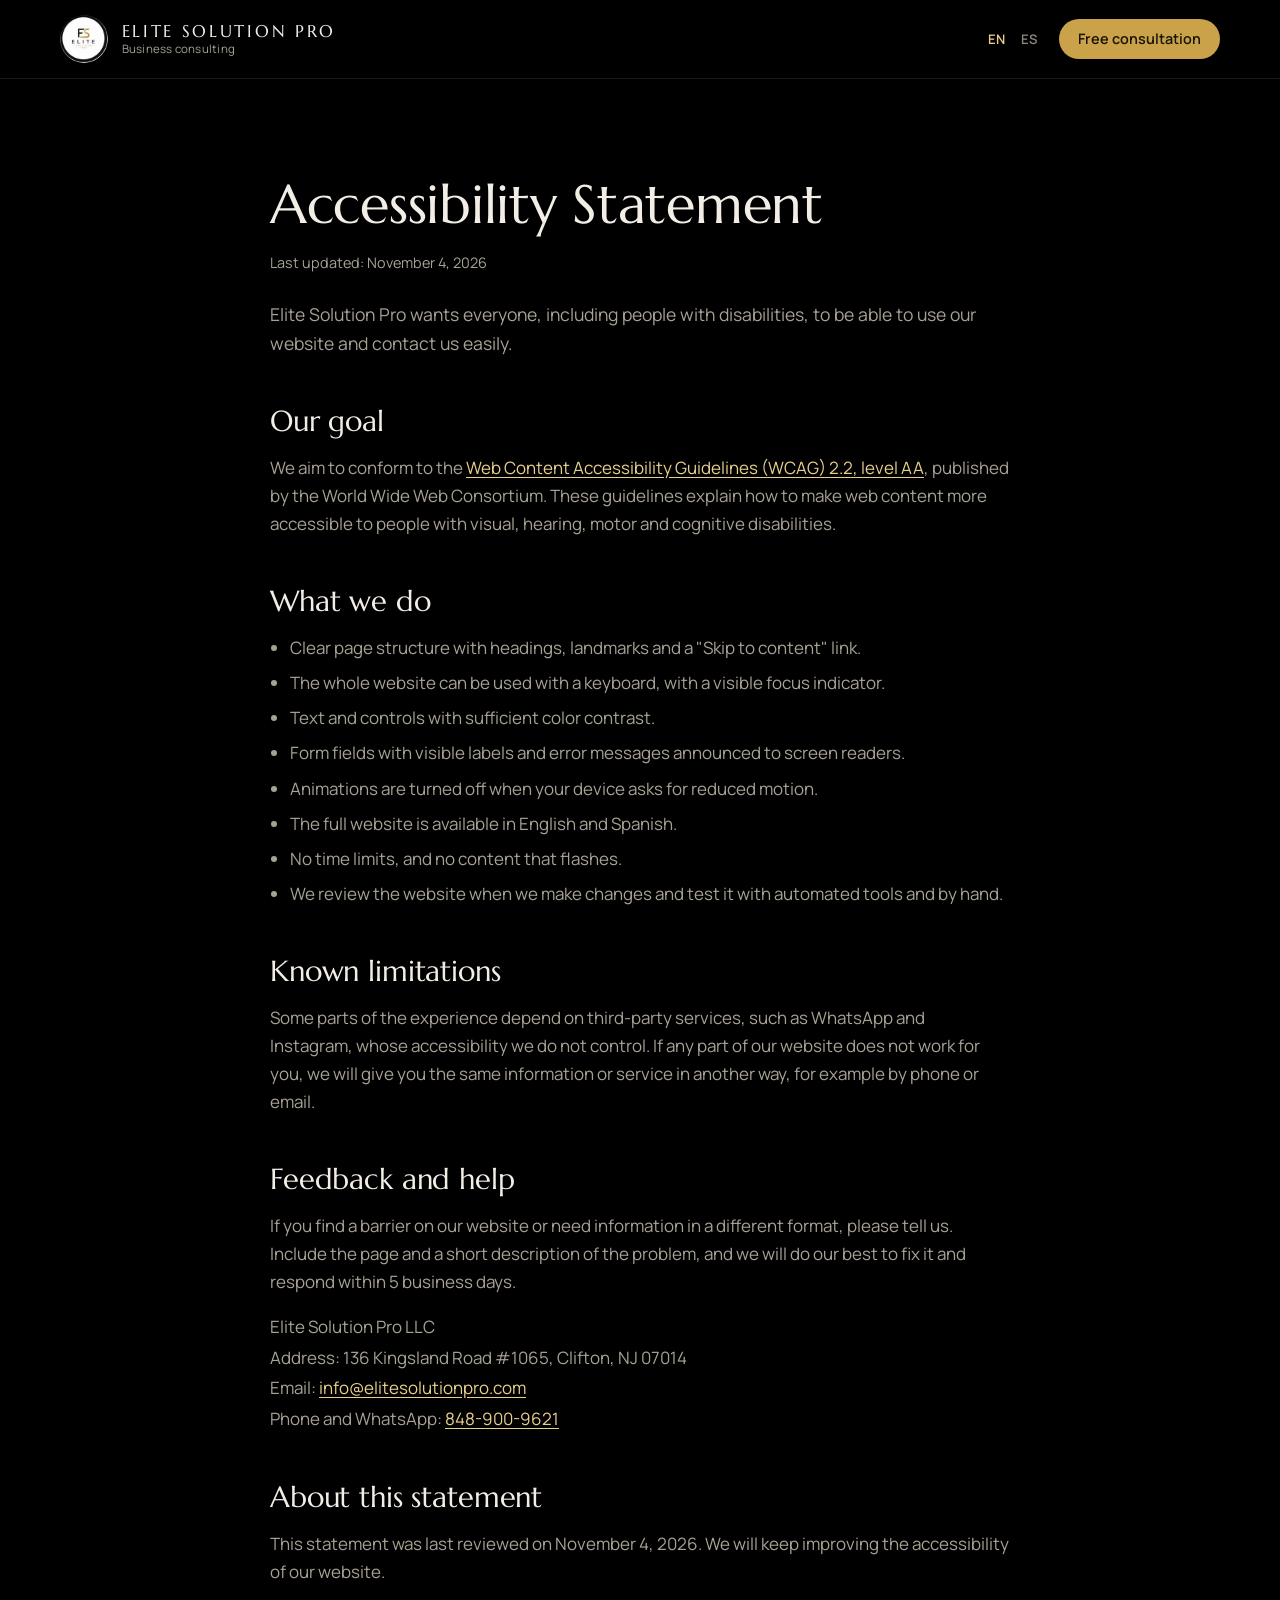
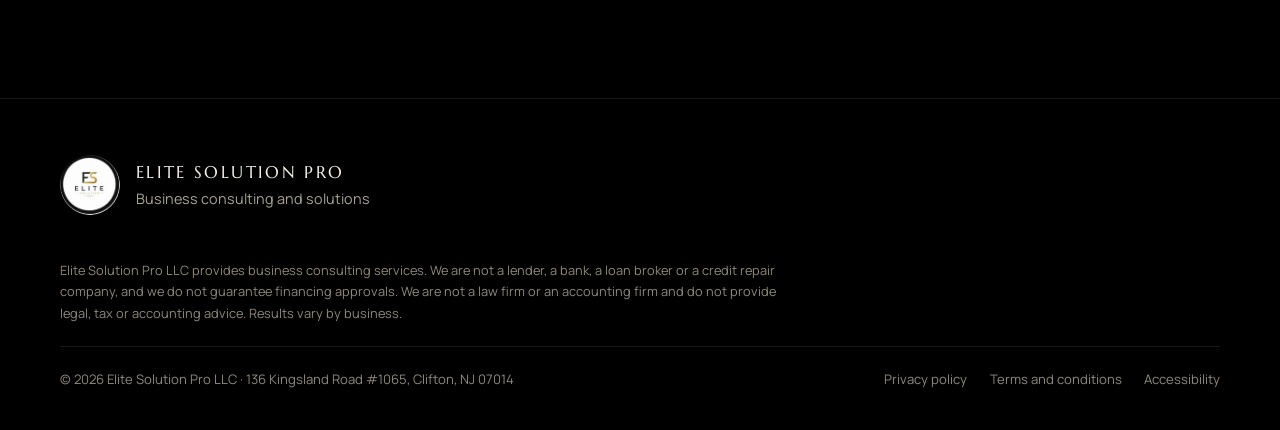
<file: accessibility.html>
<!doctype html>
<html lang="en"><head>
<meta charset="utf-8">
<meta name="viewport" content="width=device-width, initial-scale=1, viewport-fit=cover">
<title>Accessibility Statement | Elite Solution Pro</title>
<meta name="description" content="Elite Solution Pro's commitment to an accessible website for everyone, the measures we take and how to report a barrier or ask for help.">
<meta name="robots" content="index, follow">
<link rel="canonical" href="https://www.elitesolutionpro.com/accessibility">
<link rel="alternate" hreflang="en" href="https://www.elitesolutionpro.com/accessibility">
<link rel="alternate" hreflang="es" href="https://www.elitesolutionpro.com/es/accesibilidad">
<link rel="alternate" hreflang="x-default" href="https://www.elitesolutionpro.com/accessibility">
<meta name="theme-color" content="#000000">
<meta property="og:site_name" content="Elite Solution Pro">
<meta property="og:title" content="Accessibility Statement | Elite Solution Pro">
<meta property="og:description" content="Elite Solution Pro's commitment to an accessible website for everyone, the measures we take and how to report a barrier or ask for help.">
<meta property="og:type" content="website">
<meta property="og:url" content="https://www.elitesolutionpro.com/accessibility">
<meta property="og:locale" content="en_US">
<meta property="og:image" content="https://www.elitesolutionpro.com/og-image.jpg">
<link rel="icon" type="image/png" sizes="64x64" href="/favicon.png">
<link rel="apple-touch-icon" sizes="180x180" href="/apple-touch-icon.png">
<link rel="manifest" href="/site.webmanifest">
<link rel="preload" as="font" type="font/woff2" href="/assets/fonts/manrope-latin.woff2" crossorigin="">
<link rel="stylesheet" href="/assets/css/styles.css?v=3">
<script type="application/ld+json">{"@context":"https://schema.org","@type":"WebPage","@id":"https://www.elitesolutionpro.com/accessibility#webpage","url":"https://www.elitesolutionpro.com/accessibility","name":"Accessibility Statement | Elite Solution Pro","description":"Elite Solution Pro's commitment to an accessible website for everyone, the measures we take and how to report a barrier or ask for help.","inLanguage":"en","dateModified":"2026-11-04","isPartOf":{"@id":"https://www.elitesolutionpro.com/#website"},"publisher":{"@id":"https://www.elitesolutionpro.com/#business"}}</script>
</head>
<body class="legal-page">
<a class="skip" href="#main">Skip to content</a>
<header class="site-header scrolled">
  <div class="wrap header-inner">
    <a class="brand" href="/" aria-label="Elite Solution Pro">
      <img src="/logo.webp" width="48" height="48" alt="">
      <span class="brand-text">Elite Solution Pro<small>Business consulting</small></span>
    </a>
    <div class="header-actions">
      <div class="lang" role="group" aria-label="Idioma / Language">
        <a href="/accessibility" hreflang="en" lang="en" aria-current="true">EN</a>
        <a href="/es/accesibilidad" hreflang="es" lang="es">ES</a>
      </div>
      <a class="btn btn-gold header-cta" href="/#contacto">Free consultation</a>
    </div>
  </div>
</header>
<main id="main" class="legal">
  <article class="wrap legal-doc">
    <h1>Accessibility Statement</h1>
    <p class="legal-meta">Last updated: <time datetime="2026-11-04">November 4, 2026</time></p>
    <p class="lead">Elite Solution Pro wants everyone, including people with disabilities, to be able to use our website and contact us easily.</p>
    <section aria-labelledby="standard"><h2 id="standard">Our goal</h2><p>We aim to conform to the <a href="https://www.w3.org/TR/WCAG22/" rel="noopener" target="_blank">Web Content Accessibility Guidelines (WCAG) 2.2, level AA</a>, published by the World Wide Web Consortium. These guidelines explain how to make web content more accessible to people with visual, hearing, motor and cognitive disabilities.</p></section>
    <section aria-labelledby="measures"><h2 id="measures">What we do</h2><ul><li>Clear page structure with headings, landmarks and a "Skip to content" link.</li><li>The whole website can be used with a keyboard, with a visible focus indicator.</li><li>Text and controls with sufficient color contrast.</li><li>Form fields with visible labels and error messages announced to screen readers.</li><li>Animations are turned off when your device asks for reduced motion.</li><li>The full website is available in English and Spanish.</li><li>No time limits, and no content that flashes.</li><li>We review the website when we make changes and test it with automated tools and by hand.</li></ul></section>
    <section aria-labelledby="limits"><h2 id="limits">Known limitations</h2><p>Some parts of the experience depend on third-party services, such as WhatsApp and Instagram, whose accessibility we do not control. If any part of our website does not work for you, we will give you the same information or service in another way, for example by phone or email.</p></section>
    <section aria-labelledby="feedback"><h2 id="feedback">Feedback and help</h2><p>If you find a barrier on our website or need information in a different format, please tell us. Include the page and a short description of the problem, and we will do our best to fix it and respond within 5 business days.</p><address class="legal-contact">Elite Solution Pro LLC<br>Address: 136 Kingsland Road #1065, Clifton, NJ 07014<br>Email: <a href="mailto:info@elitesolutionpro.com">info@elitesolutionpro.com</a><br>Phone and WhatsApp: <a href="tel:+18489009621">848-900-9621</a></address></section>
    <section aria-labelledby="date"><h2 id="date">About this statement</h2><p>This statement was last reviewed on November 4, 2026. We will keep improving the accessibility of our website.</p></section>
  </article>
</main>
<footer class="site-footer">
  <div class="wrap">
    <a class="footer-brand" href="/"><img src="/logo.webp" width="60" height="60" alt="" loading="lazy"><span><strong>Elite Solution Pro</strong><span>Business consulting and solutions</span></span></a>
    <p class="disclaimer">Elite Solution Pro LLC provides business consulting services. We are not a lender, a bank, a loan broker or a credit repair company, and we do not guarantee financing approvals. We are not a law firm or an accounting firm and do not provide legal, tax or accounting advice. Results vary by business.</p>
    <div class="footer-bottom"><span>© 2026 Elite Solution Pro LLC · 136 Kingsland Road #1065, Clifton, NJ 07014</span><nav class="legal-links" aria-label="Legal"><a href="/privacy">Privacy policy</a><a href="/terms">Terms and conditions</a><a href="/accessibility" aria-current="page">Accessibility</a></nav></div>
  </div>
</footer>
</body></html>
</file>
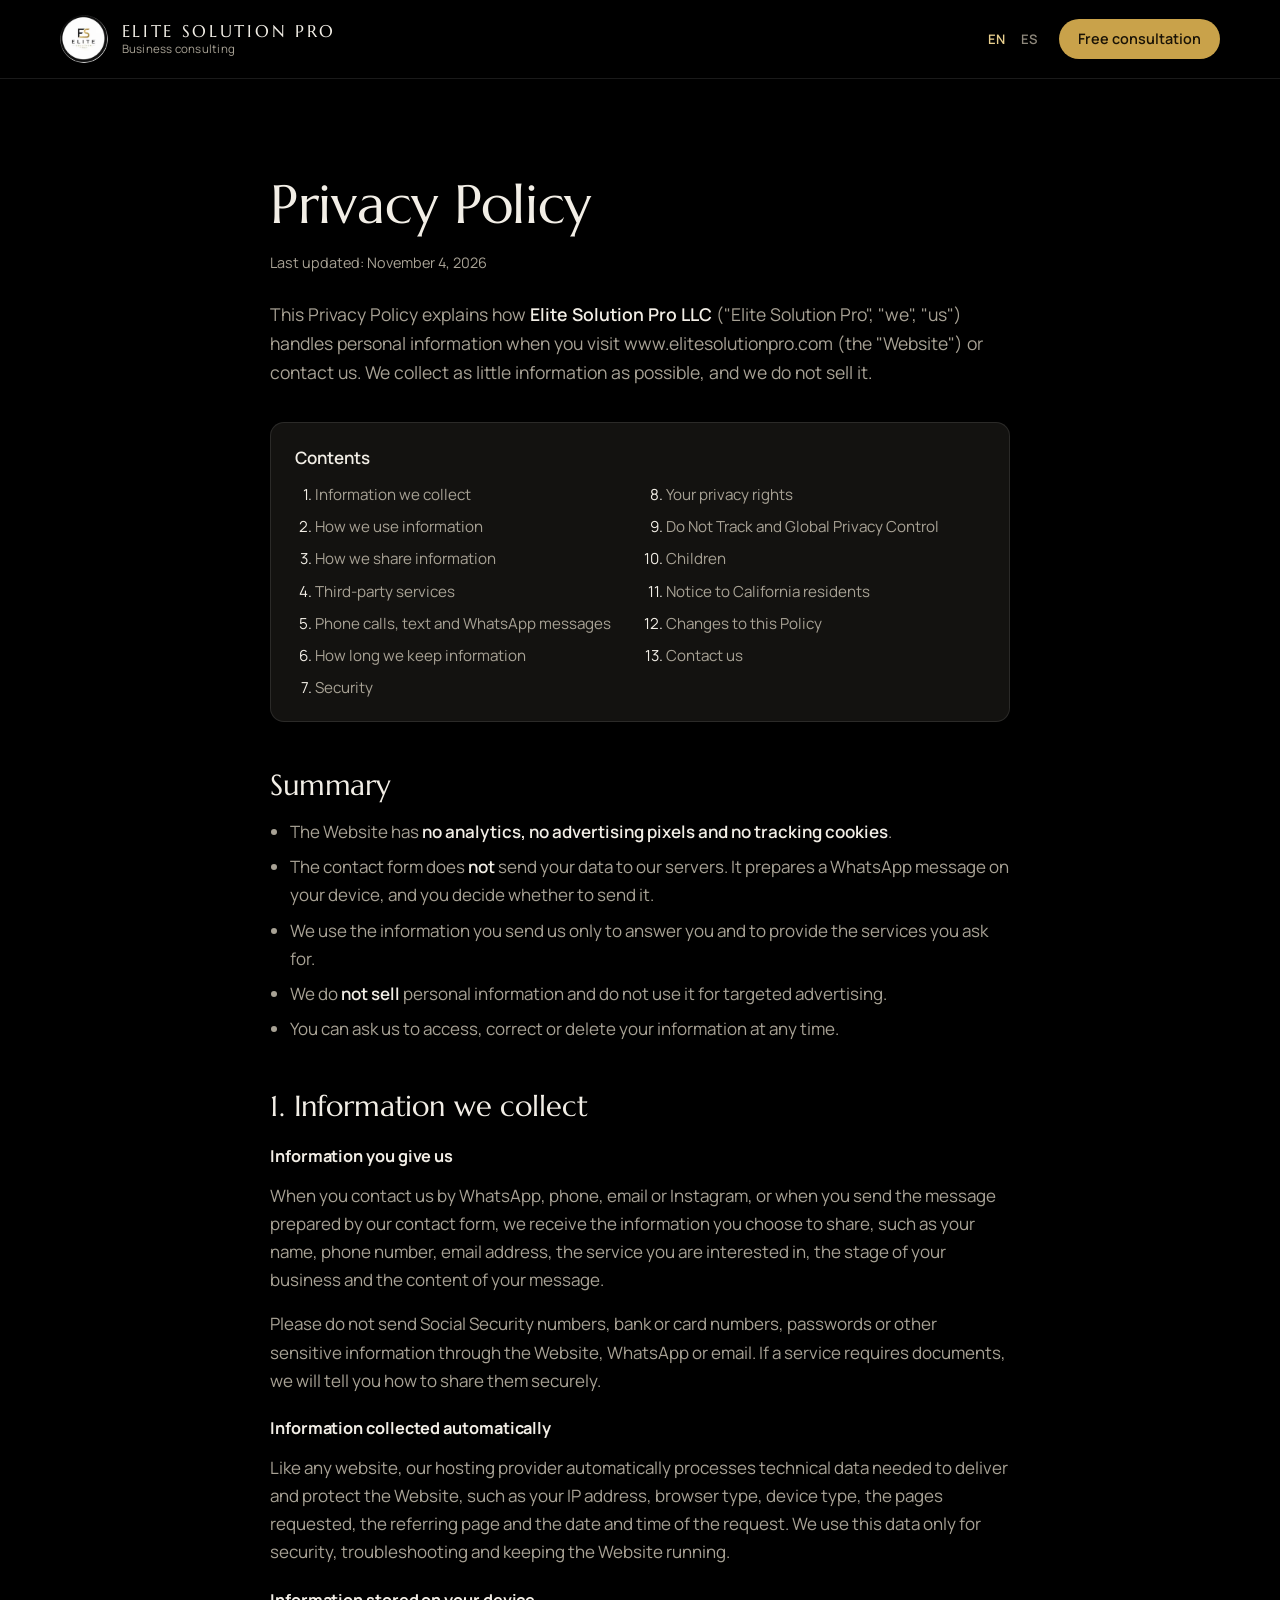
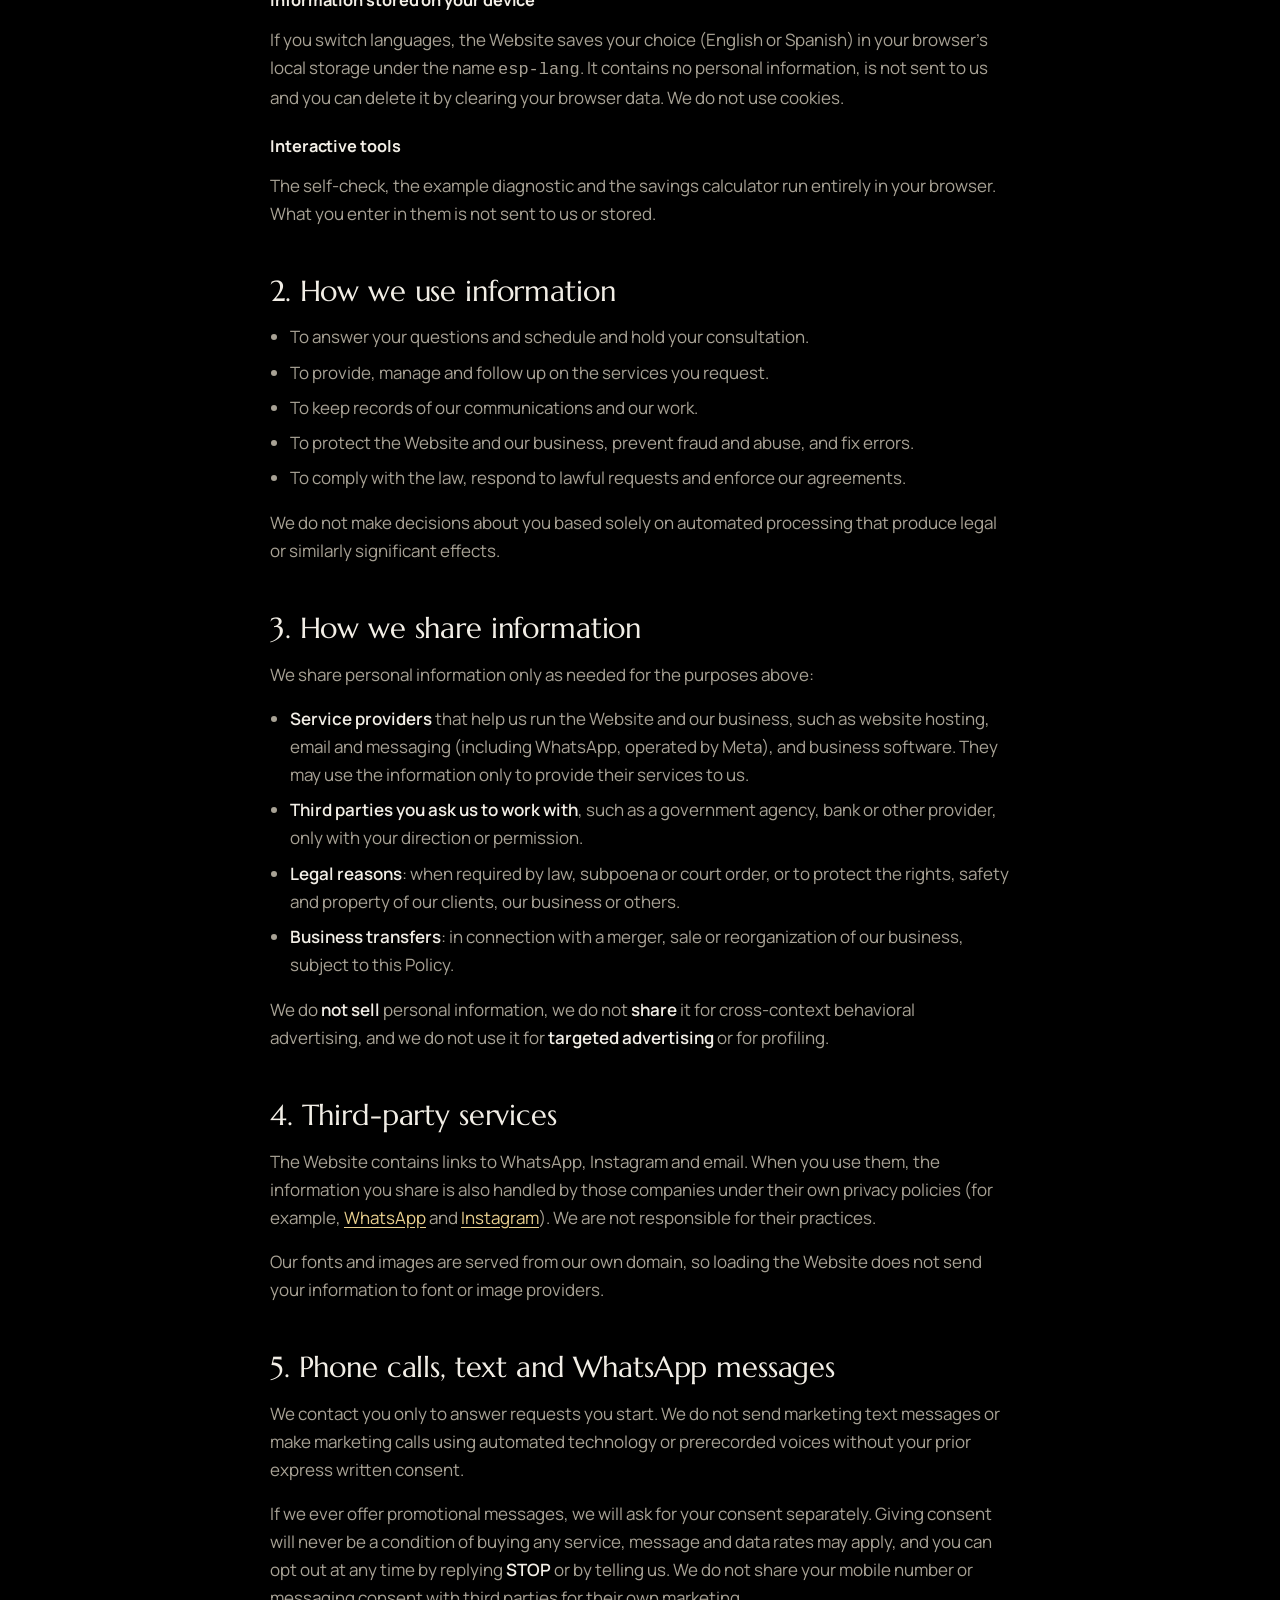
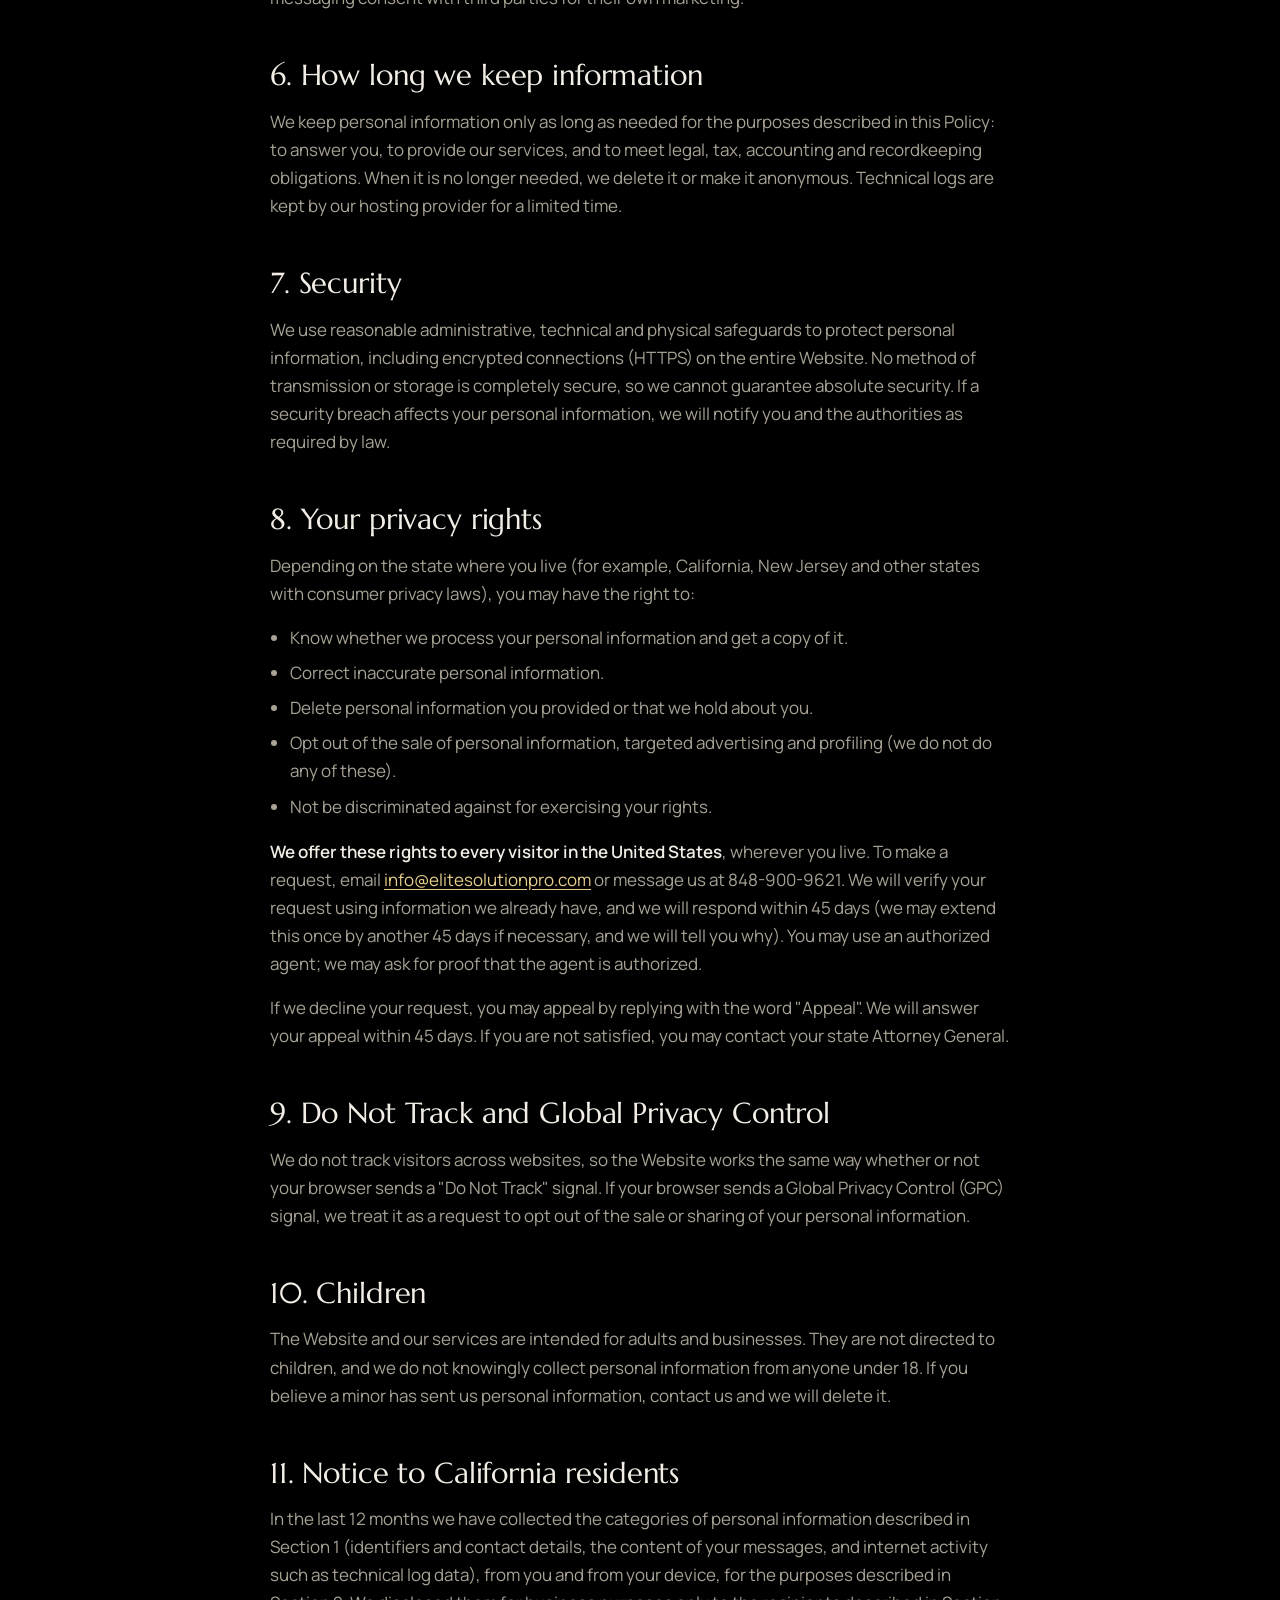
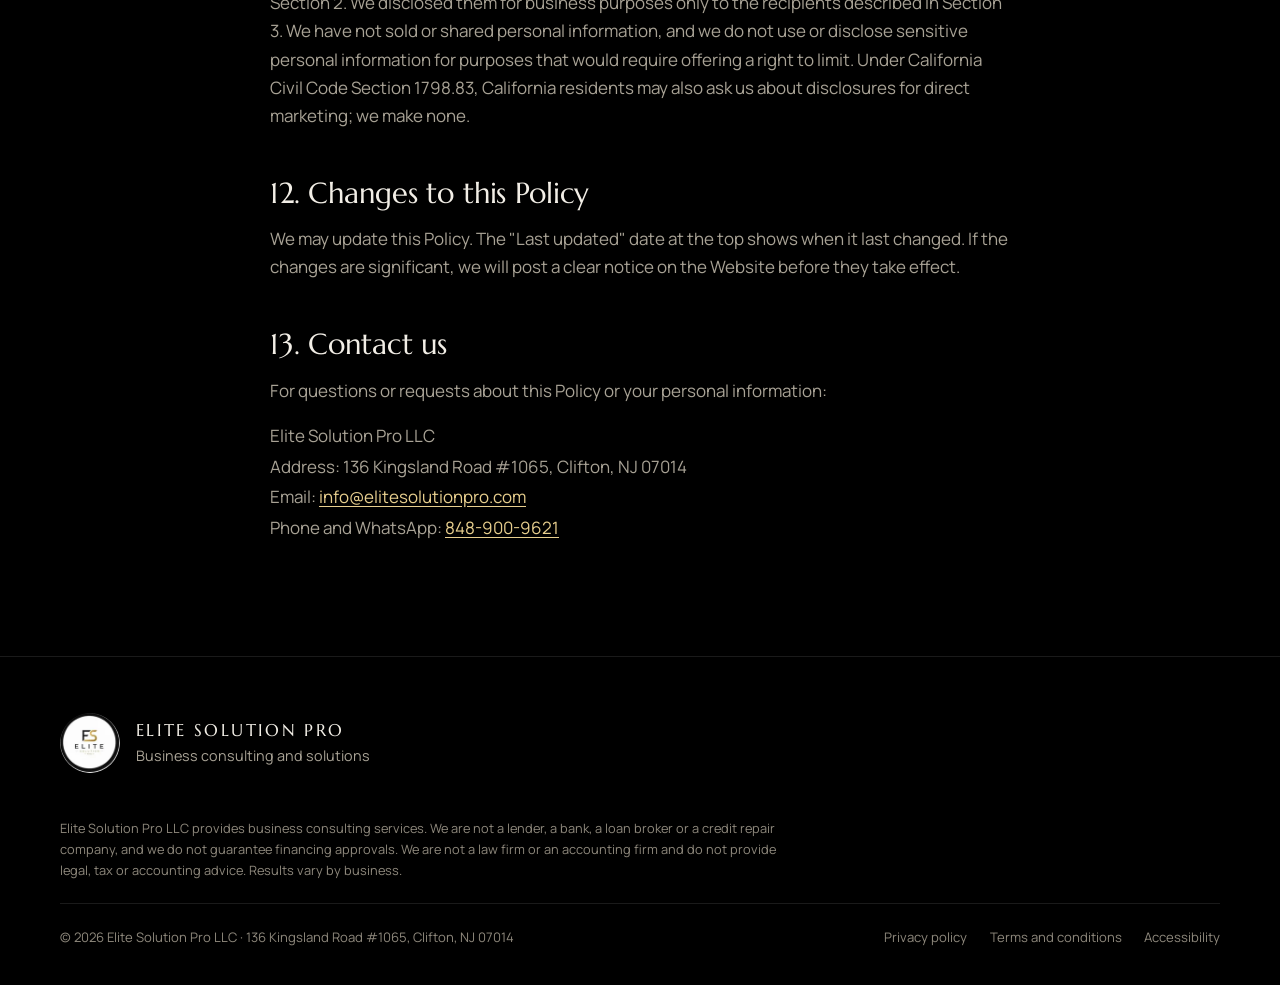
<file: privacy.html>
<!doctype html>
<html lang="en"><head>
<meta charset="utf-8">
<meta name="viewport" content="width=device-width, initial-scale=1, viewport-fit=cover">
<title>Privacy Policy | Elite Solution Pro</title>
<meta name="description" content="How Elite Solution Pro LLC collects, uses and protects personal information on elitesolutionpro.com, and the privacy rights available to you.">
<meta name="robots" content="index, follow">
<link rel="canonical" href="https://www.elitesolutionpro.com/privacy">
<link rel="alternate" hreflang="en" href="https://www.elitesolutionpro.com/privacy">
<link rel="alternate" hreflang="es" href="https://www.elitesolutionpro.com/es/privacidad">
<link rel="alternate" hreflang="x-default" href="https://www.elitesolutionpro.com/privacy">
<meta name="theme-color" content="#000000">
<meta property="og:site_name" content="Elite Solution Pro">
<meta property="og:title" content="Privacy Policy | Elite Solution Pro">
<meta property="og:description" content="How Elite Solution Pro LLC collects, uses and protects personal information on elitesolutionpro.com, and the privacy rights available to you.">
<meta property="og:type" content="website">
<meta property="og:url" content="https://www.elitesolutionpro.com/privacy">
<meta property="og:locale" content="en_US">
<meta property="og:image" content="https://www.elitesolutionpro.com/og-image.jpg">
<link rel="icon" type="image/png" sizes="64x64" href="/favicon.png">
<link rel="apple-touch-icon" sizes="180x180" href="/apple-touch-icon.png">
<link rel="manifest" href="/site.webmanifest">
<link rel="preload" as="font" type="font/woff2" href="/assets/fonts/manrope-latin.woff2" crossorigin="">
<link rel="stylesheet" href="/assets/css/styles.css?v=3">
<script type="application/ld+json">{"@context":"https://schema.org","@type":"WebPage","@id":"https://www.elitesolutionpro.com/privacy#webpage","url":"https://www.elitesolutionpro.com/privacy","name":"Privacy Policy | Elite Solution Pro","description":"How Elite Solution Pro LLC collects, uses and protects personal information on elitesolutionpro.com, and the privacy rights available to you.","inLanguage":"en","dateModified":"2026-11-04","isPartOf":{"@id":"https://www.elitesolutionpro.com/#website"},"publisher":{"@id":"https://www.elitesolutionpro.com/#business"}}</script>
</head>
<body class="legal-page">
<a class="skip" href="#main">Skip to content</a>
<header class="site-header scrolled">
  <div class="wrap header-inner">
    <a class="brand" href="/" aria-label="Elite Solution Pro">
      <img src="/logo.webp" width="48" height="48" alt="">
      <span class="brand-text">Elite Solution Pro<small>Business consulting</small></span>
    </a>
    <div class="header-actions">
      <div class="lang" role="group" aria-label="Idioma / Language">
        <a href="/privacy" hreflang="en" lang="en" aria-current="true">EN</a>
        <a href="/es/privacidad" hreflang="es" lang="es">ES</a>
      </div>
      <a class="btn btn-gold header-cta" href="/#contacto">Free consultation</a>
    </div>
  </div>
</header>
<main id="main" class="legal">
  <article class="wrap legal-doc">
    <h1>Privacy Policy</h1>
    <p class="legal-meta">Last updated: <time datetime="2026-11-04">November 4, 2026</time></p>
    <p class="lead">This Privacy Policy explains how <strong>Elite Solution Pro LLC</strong> ("Elite Solution Pro", "we", "us") handles personal information when you visit www.elitesolutionpro.com (the "Website") or contact us. We collect as little information as possible, and we do not sell it.</p>
    <nav class="legal-toc" aria-labelledby="toc-h"><p id="toc-h">Contents</p><ol><li><a href="#collect">Information we collect</a></li><li><a href="#use">How we use information</a></li><li><a href="#share">How we share information</a></li><li><a href="#third">Third-party services</a></li><li><a href="#sms">Phone calls, text and WhatsApp messages</a></li><li><a href="#retention">How long we keep information</a></li><li><a href="#security">Security</a></li><li><a href="#rights">Your privacy rights</a></li><li><a href="#dnt">Do Not Track and Global Privacy Control</a></li><li><a href="#children">Children</a></li><li><a href="#california">Notice to California residents</a></li><li><a href="#changes">Changes to this Policy</a></li><li><a href="#contact">Contact us</a></li></ol></nav>
    <section aria-labelledby="summary"><h2 id="summary">Summary</h2><ul><li>The Website has <strong>no analytics, no advertising pixels and no tracking cookies</strong>.</li><li>The contact form does <strong>not</strong> send your data to our servers. It prepares a WhatsApp message on your device, and you decide whether to send it.</li><li>We use the information you send us only to answer you and to provide the services you ask for.</li><li>We do <strong>not sell</strong> personal information and do not use it for targeted advertising.</li><li>You can ask us to access, correct or delete your information at any time.</li></ul></section>
    <section aria-labelledby="collect"><h2 id="collect">1. Information we collect</h2>
        <h3>Information you give us</h3>
        <p>When you contact us by WhatsApp, phone, email or Instagram, or when you send the message prepared by our contact form, we receive the information you choose to share, such as your name, phone number, email address, the service you are interested in, the stage of your business and the content of your message.</p>
        <p>Please do not send Social Security numbers, bank or card numbers, passwords or other sensitive information through the Website, WhatsApp or email. If a service requires documents, we will tell you how to share them securely.</p>
        <h3>Information collected automatically</h3>
        <p>Like any website, our hosting provider automatically processes technical data needed to deliver and protect the Website, such as your IP address, browser type, device type, the pages requested, the referring page and the date and time of the request. We use this data only for security, troubleshooting and keeping the Website running.</p>
        <h3>Information stored on your device</h3>
        <p>If you switch languages, the Website saves your choice (English or Spanish) in your browser's local storage under the name <code>esp-lang</code>. It contains no personal information, is not sent to us and you can delete it by clearing your browser data. We do not use cookies.</p>
        <h3>Interactive tools</h3>
        <p>The self-check, the example diagnostic and the savings calculator run entirely in your browser. What you enter in them is not sent to us or stored.</p></section>
    <section aria-labelledby="use"><h2 id="use">2. How we use information</h2><ul><li>To answer your questions and schedule and hold your consultation.</li><li>To provide, manage and follow up on the services you request.</li><li>To keep records of our communications and our work.</li><li>To protect the Website and our business, prevent fraud and abuse, and fix errors.</li><li>To comply with the law, respond to lawful requests and enforce our agreements.</li></ul><p>We do not make decisions about you based solely on automated processing that produce legal or similarly significant effects.</p></section>
    <section aria-labelledby="share"><h2 id="share">3. How we share information</h2><p>We share personal information only as needed for the purposes above:</p><ul><li><strong>Service providers</strong> that help us run the Website and our business, such as website hosting, email and messaging (including WhatsApp, operated by Meta), and business software. They may use the information only to provide their services to us.</li><li><strong>Third parties you ask us to work with</strong>, such as a government agency, bank or other provider, only with your direction or permission.</li><li><strong>Legal reasons</strong>: when required by law, subpoena or court order, or to protect the rights, safety and property of our clients, our business or others.</li><li><strong>Business transfers</strong>: in connection with a merger, sale or reorganization of our business, subject to this Policy.</li></ul><p>We do <strong>not sell</strong> personal information, we do not <strong>share</strong> it for cross-context behavioral advertising, and we do not use it for <strong>targeted advertising</strong> or for profiling.</p></section>
    <section aria-labelledby="third"><h2 id="third">4. Third-party services</h2><p>The Website contains links to WhatsApp, Instagram and email. When you use them, the information you share is also handled by those companies under their own privacy policies (for example, <a href="https://www.whatsapp.com/legal/privacy-policy" rel="noopener" target="_blank">WhatsApp</a> and <a href="https://privacycenter.instagram.com/policy" rel="noopener" target="_blank">Instagram</a>). We are not responsible for their practices.</p><p>Our fonts and images are served from our own domain, so loading the Website does not send your information to font or image providers.</p></section>
    <section aria-labelledby="sms"><h2 id="sms">5. Phone calls, text and WhatsApp messages</h2><p>We contact you only to answer requests you start. We do not send marketing text messages or make marketing calls using automated technology or prerecorded voices without your prior express written consent.</p><p>If we ever offer promotional messages, we will ask for your consent separately. Giving consent will never be a condition of buying any service, message and data rates may apply, and you can opt out at any time by replying <strong>STOP</strong> or by telling us. We do not share your mobile number or messaging consent with third parties for their own marketing.</p></section>
    <section aria-labelledby="retention"><h2 id="retention">6. How long we keep information</h2><p>We keep personal information only as long as needed for the purposes described in this Policy: to answer you, to provide our services, and to meet legal, tax, accounting and recordkeeping obligations. When it is no longer needed, we delete it or make it anonymous. Technical logs are kept by our hosting provider for a limited time.</p></section>
    <section aria-labelledby="security"><h2 id="security">7. Security</h2><p>We use reasonable administrative, technical and physical safeguards to protect personal information, including encrypted connections (HTTPS) on the entire Website. No method of transmission or storage is completely secure, so we cannot guarantee absolute security. If a security breach affects your personal information, we will notify you and the authorities as required by law.</p></section>
    <section aria-labelledby="rights"><h2 id="rights">8. Your privacy rights</h2><p>Depending on the state where you live (for example, California, New Jersey and other states with consumer privacy laws), you may have the right to:</p><ul><li>Know whether we process your personal information and get a copy of it.</li><li>Correct inaccurate personal information.</li><li>Delete personal information you provided or that we hold about you.</li><li>Opt out of the sale of personal information, targeted advertising and profiling (we do not do any of these).</li><li>Not be discriminated against for exercising your rights.</li></ul><p><strong>We offer these rights to every visitor in the United States</strong>, wherever you live. To make a request, email <a href="mailto:info@elitesolutionpro.com">info@elitesolutionpro.com</a> or message us at 848-900-9621. We will verify your request using information we already have, and we will respond within 45 days (we may extend this once by another 45 days if necessary, and we will tell you why). You may use an authorized agent; we may ask for proof that the agent is authorized.</p><p>If we decline your request, you may appeal by replying with the word "Appeal". We will answer your appeal within 45 days. If you are not satisfied, you may contact your state Attorney General.</p></section>
    <section aria-labelledby="dnt"><h2 id="dnt">9. Do Not Track and Global Privacy Control</h2><p>We do not track visitors across websites, so the Website works the same way whether or not your browser sends a "Do Not Track" signal. If your browser sends a Global Privacy Control (GPC) signal, we treat it as a request to opt out of the sale or sharing of your personal information.</p></section>
    <section aria-labelledby="children"><h2 id="children">10. Children</h2><p>The Website and our services are intended for adults and businesses. They are not directed to children, and we do not knowingly collect personal information from anyone under 18. If you believe a minor has sent us personal information, contact us and we will delete it.</p></section>
    <section aria-labelledby="california"><h2 id="california">11. Notice to California residents</h2><p>In the last 12 months we have collected the categories of personal information described in Section 1 (identifiers and contact details, the content of your messages, and internet activity such as technical log data), from you and from your device, for the purposes described in Section 2. We disclosed them for business purposes only to the recipients described in Section 3. We have not sold or shared personal information, and we do not use or disclose sensitive personal information for purposes that would require offering a right to limit. Under California Civil Code Section 1798.83, California residents may also ask us about disclosures for direct marketing; we make none.</p></section>
    <section aria-labelledby="changes"><h2 id="changes">12. Changes to this Policy</h2><p>We may update this Policy. The "Last updated" date at the top shows when it last changed. If the changes are significant, we will post a clear notice on the Website before they take effect.</p></section>
    <section aria-labelledby="contact"><h2 id="contact">13. Contact us</h2><p>For questions or requests about this Policy or your personal information:</p><address class="legal-contact">Elite Solution Pro LLC<br>Address: 136 Kingsland Road #1065, Clifton, NJ 07014<br>Email: <a href="mailto:info@elitesolutionpro.com">info@elitesolutionpro.com</a><br>Phone and WhatsApp: <a href="tel:+18489009621">848-900-9621</a></address></section>
  </article>
</main>
<footer class="site-footer">
  <div class="wrap">
    <a class="footer-brand" href="/"><img src="/logo.webp" width="60" height="60" alt="" loading="lazy"><span><strong>Elite Solution Pro</strong><span>Business consulting and solutions</span></span></a>
    <p class="disclaimer">Elite Solution Pro LLC provides business consulting services. We are not a lender, a bank, a loan broker or a credit repair company, and we do not guarantee financing approvals. We are not a law firm or an accounting firm and do not provide legal, tax or accounting advice. Results vary by business.</p>
    <div class="footer-bottom"><span>© 2026 Elite Solution Pro LLC · 136 Kingsland Road #1065, Clifton, NJ 07014</span><nav class="legal-links" aria-label="Legal"><a href="/privacy" aria-current="page">Privacy policy</a><a href="/terms">Terms and conditions</a><a href="/accessibility">Accessibility</a></nav></div>
  </div>
</footer>
</body></html>
</file>
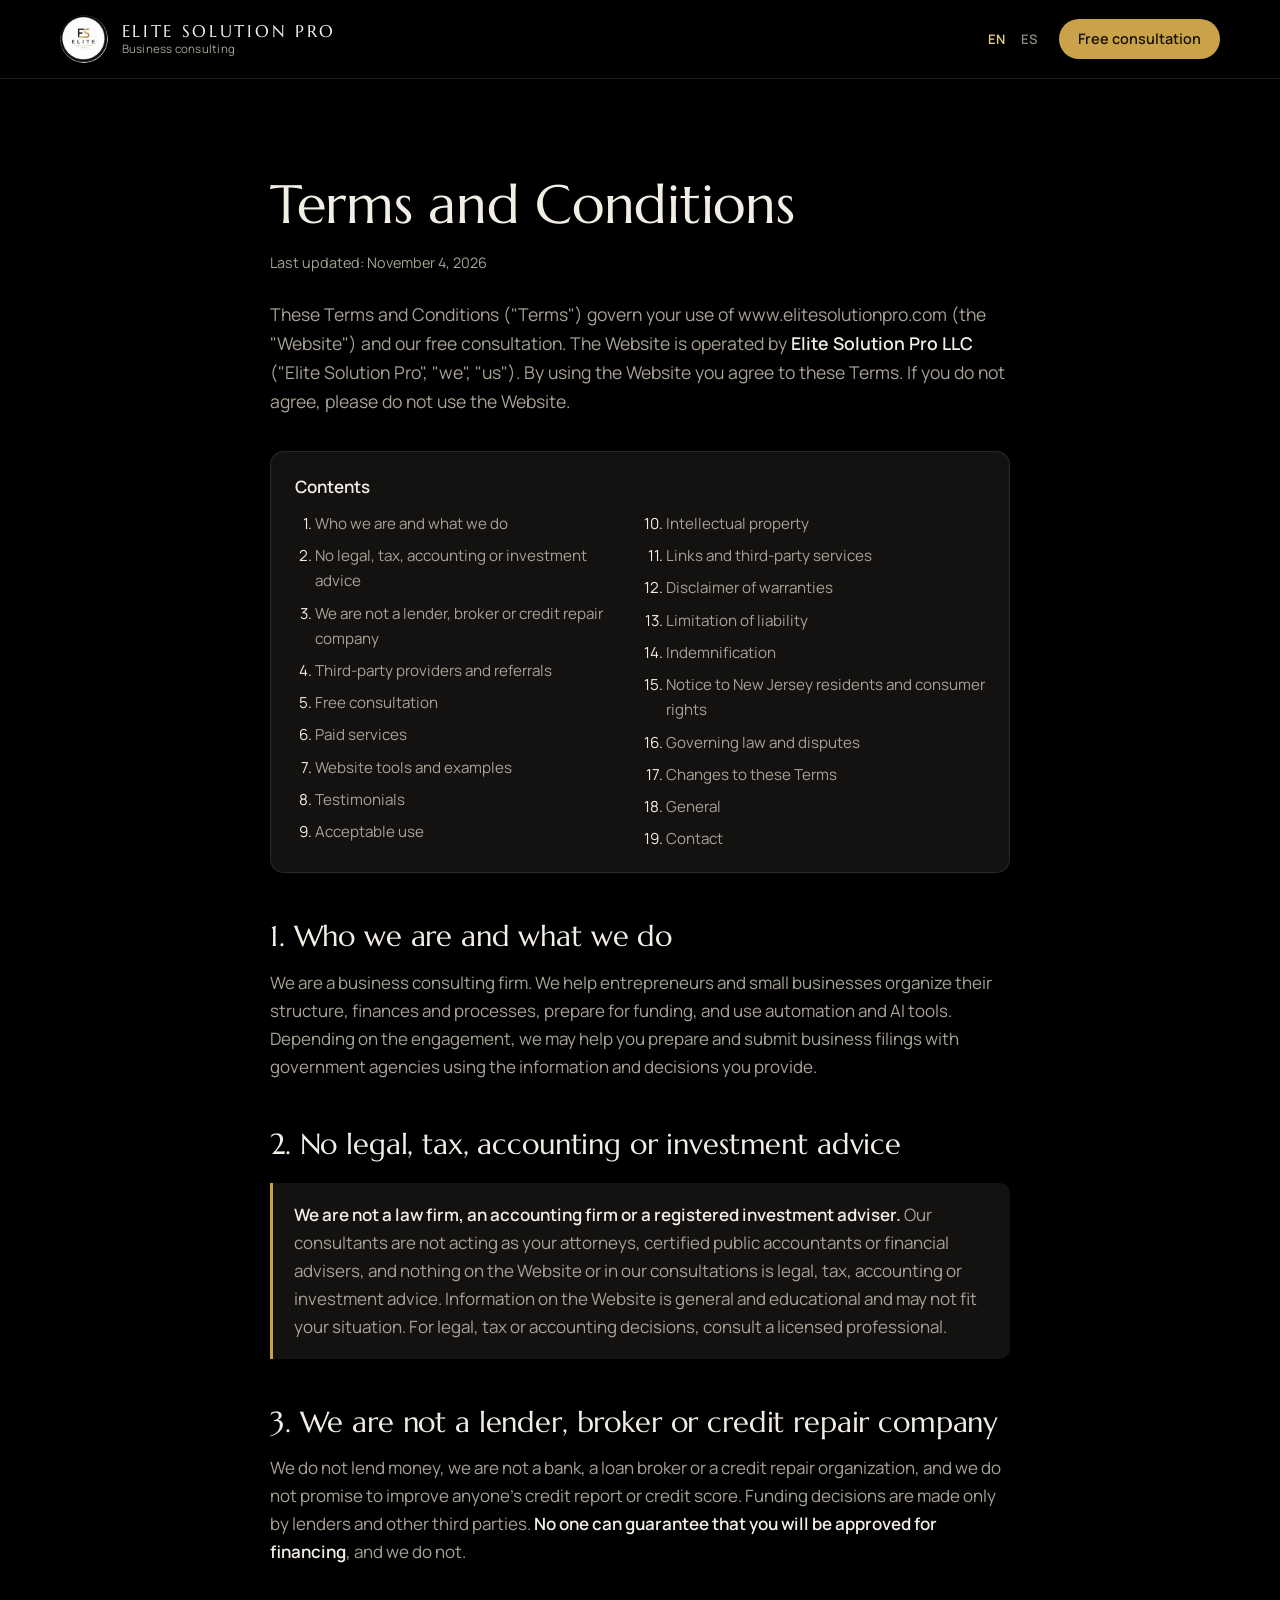
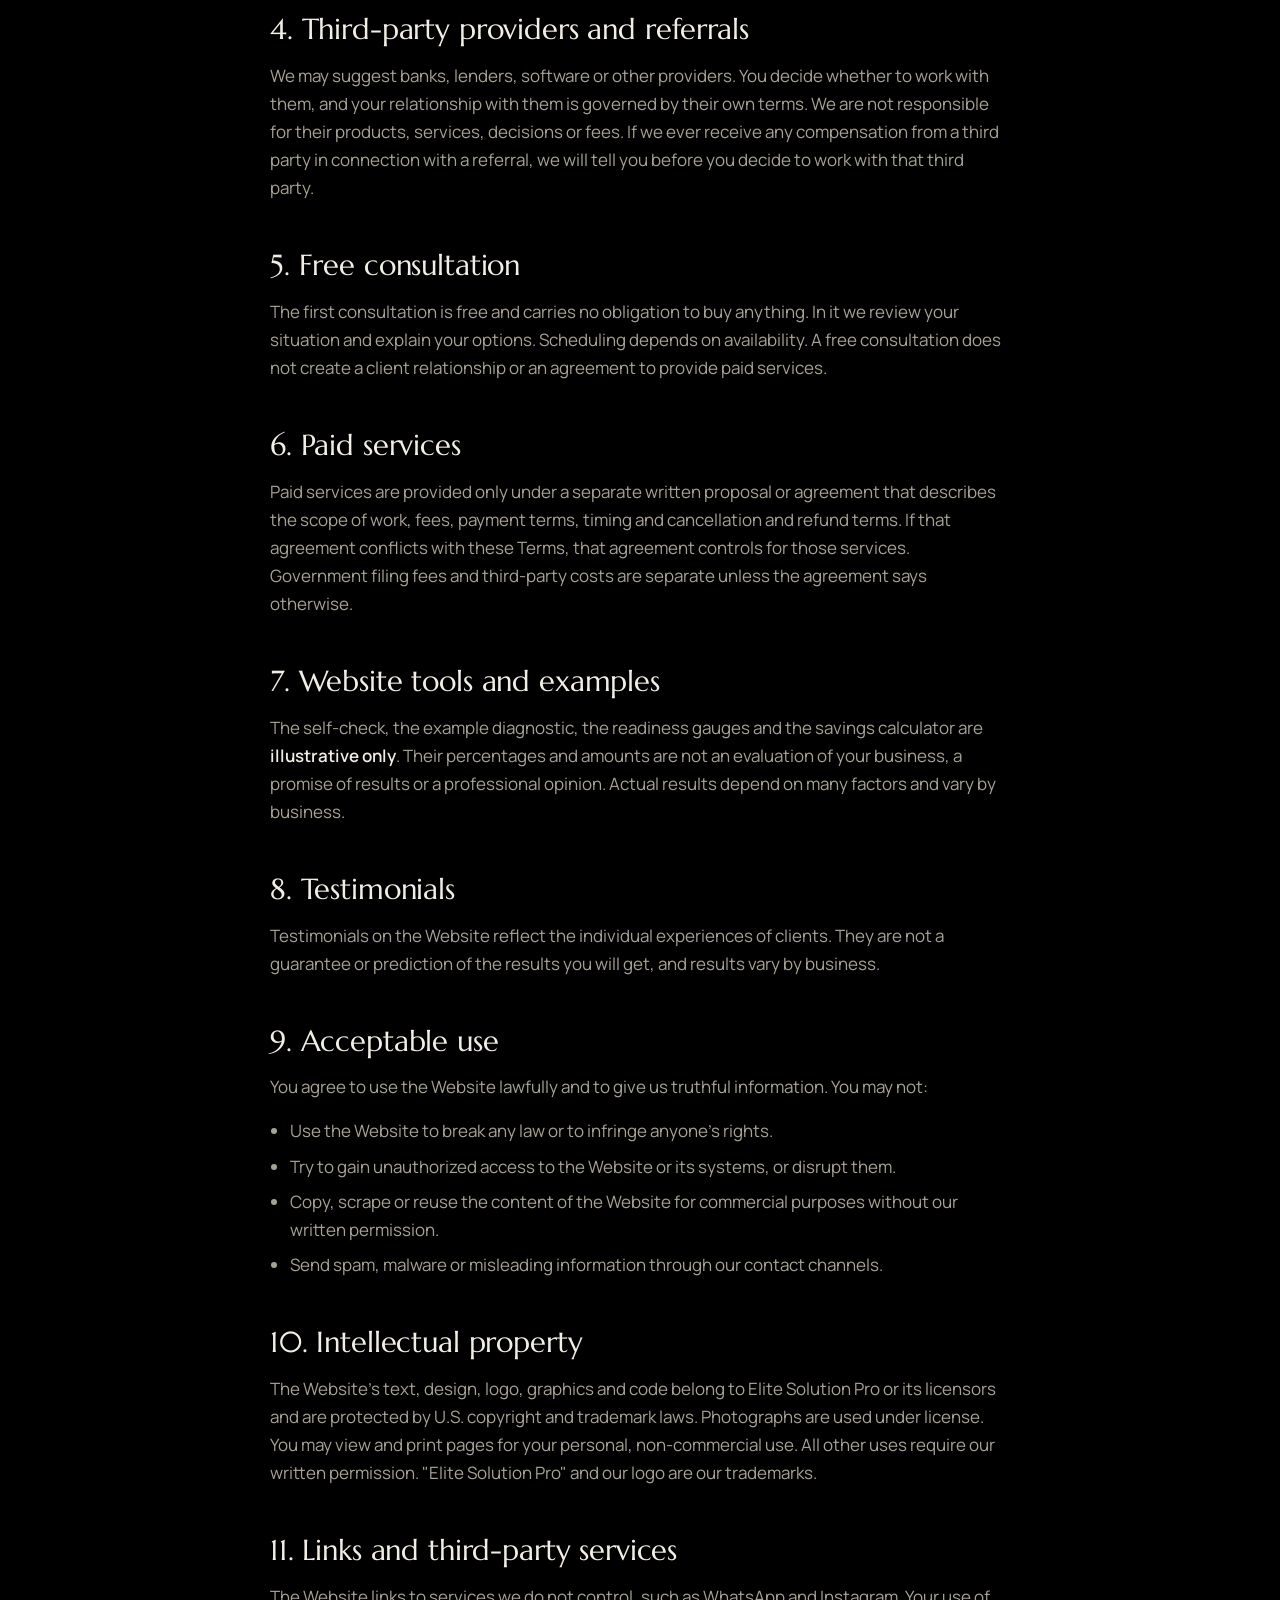
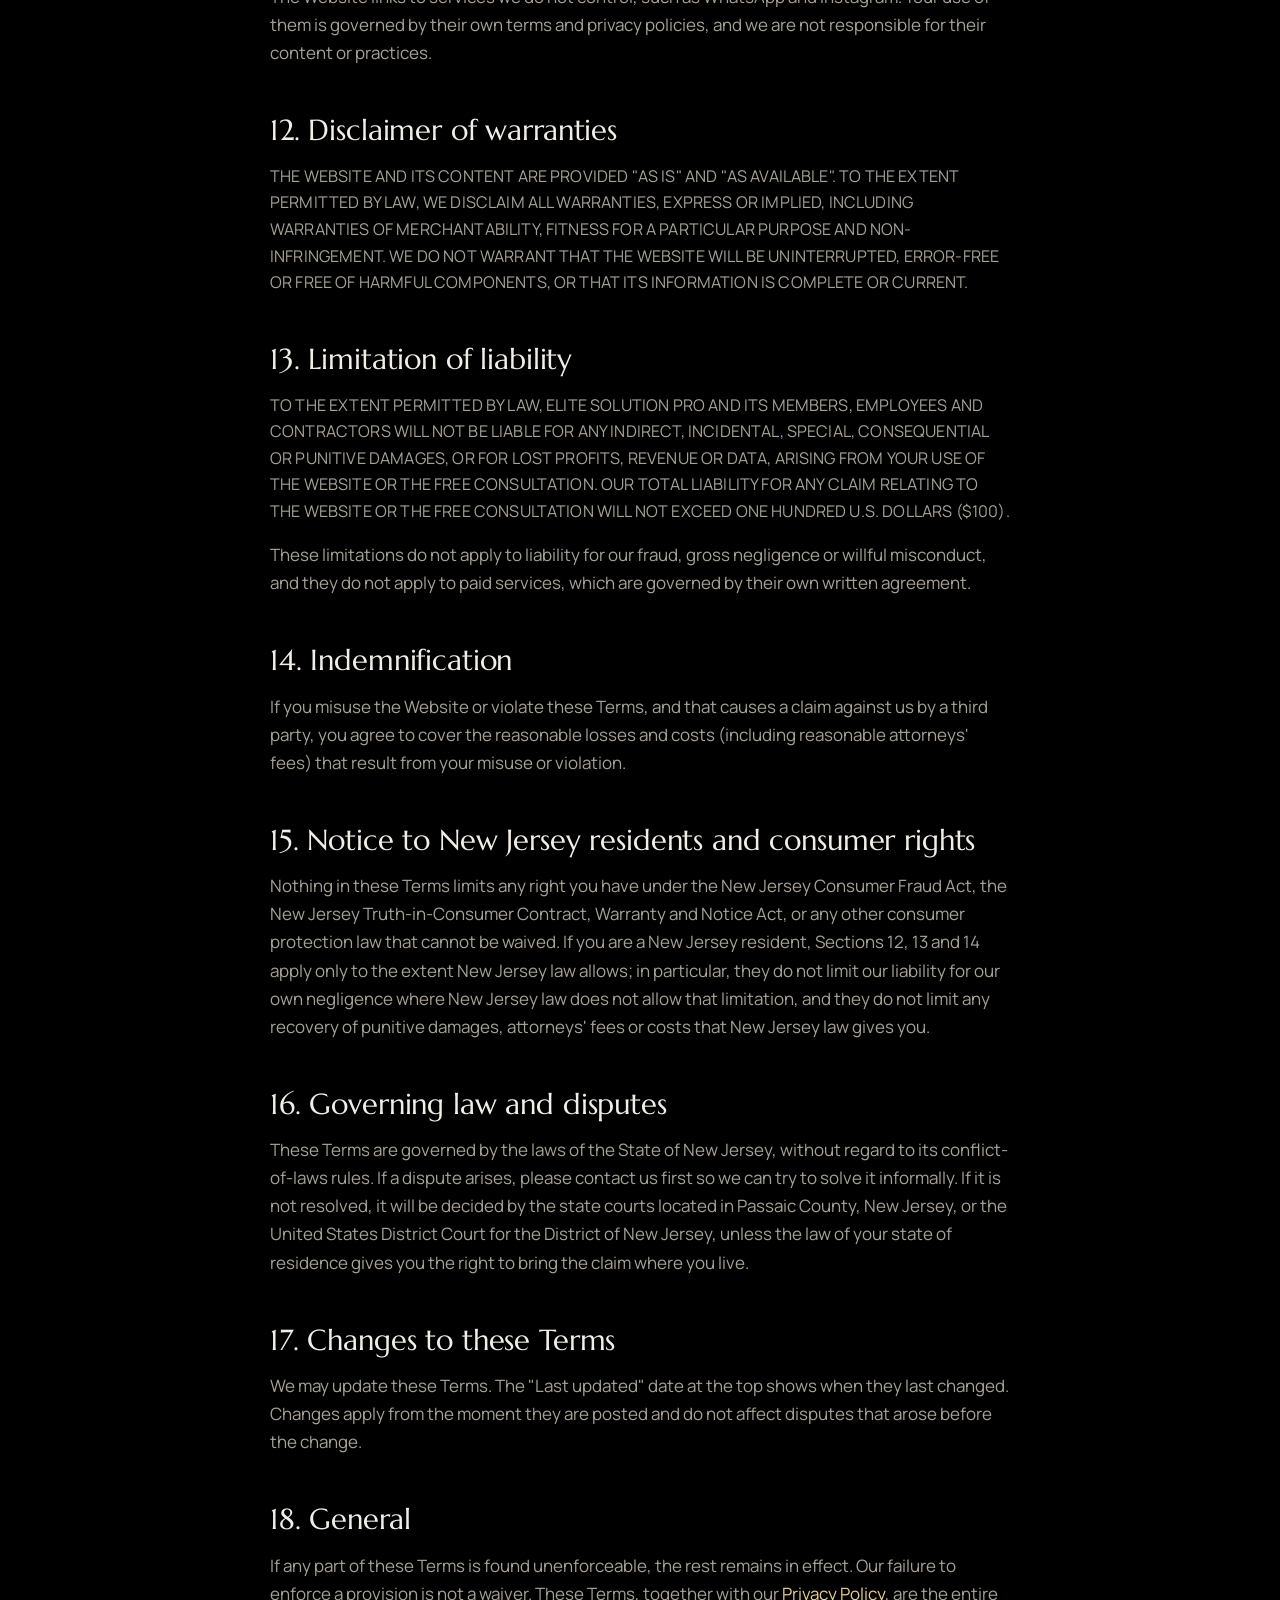
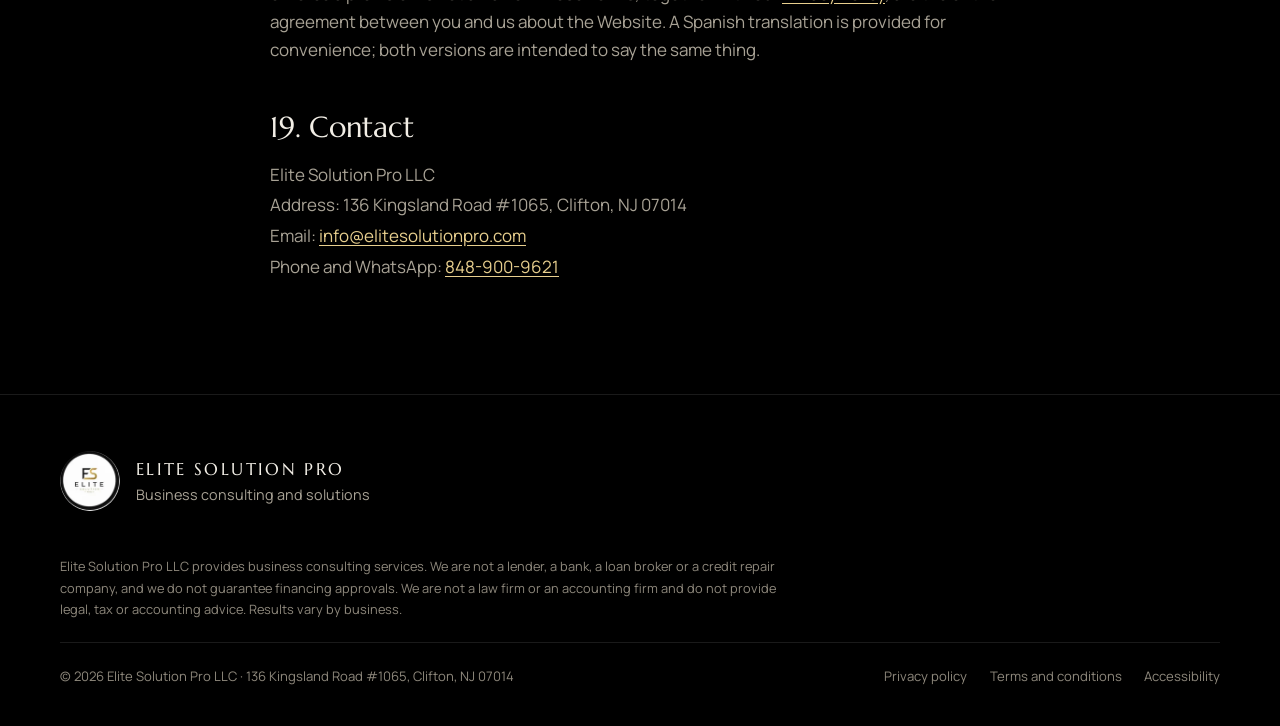
<file: terms.html>
<!doctype html>
<html lang="en"><head>
<meta charset="utf-8">
<meta name="viewport" content="width=device-width, initial-scale=1, viewport-fit=cover">
<title>Terms and Conditions | Elite Solution Pro</title>
<meta name="description" content="Terms and conditions for using elitesolutionpro.com and the free consultation offered by Elite Solution Pro LLC, a business consulting firm.">
<meta name="robots" content="index, follow">
<link rel="canonical" href="https://www.elitesolutionpro.com/terms">
<link rel="alternate" hreflang="en" href="https://www.elitesolutionpro.com/terms">
<link rel="alternate" hreflang="es" href="https://www.elitesolutionpro.com/es/terminos">
<link rel="alternate" hreflang="x-default" href="https://www.elitesolutionpro.com/terms">
<meta name="theme-color" content="#000000">
<meta property="og:site_name" content="Elite Solution Pro">
<meta property="og:title" content="Terms and Conditions | Elite Solution Pro">
<meta property="og:description" content="Terms and conditions for using elitesolutionpro.com and the free consultation offered by Elite Solution Pro LLC, a business consulting firm.">
<meta property="og:type" content="website">
<meta property="og:url" content="https://www.elitesolutionpro.com/terms">
<meta property="og:locale" content="en_US">
<meta property="og:image" content="https://www.elitesolutionpro.com/og-image.jpg">
<link rel="icon" type="image/png" sizes="64x64" href="/favicon.png">
<link rel="apple-touch-icon" sizes="180x180" href="/apple-touch-icon.png">
<link rel="manifest" href="/site.webmanifest">
<link rel="preload" as="font" type="font/woff2" href="/assets/fonts/manrope-latin.woff2" crossorigin="">
<link rel="stylesheet" href="/assets/css/styles.css?v=3">
<script type="application/ld+json">{"@context":"https://schema.org","@type":"WebPage","@id":"https://www.elitesolutionpro.com/terms#webpage","url":"https://www.elitesolutionpro.com/terms","name":"Terms and Conditions | Elite Solution Pro","description":"Terms and conditions for using elitesolutionpro.com and the free consultation offered by Elite Solution Pro LLC, a business consulting firm.","inLanguage":"en","dateModified":"2026-11-04","isPartOf":{"@id":"https://www.elitesolutionpro.com/#website"},"publisher":{"@id":"https://www.elitesolutionpro.com/#business"}}</script>
</head>
<body class="legal-page">
<a class="skip" href="#main">Skip to content</a>
<header class="site-header scrolled">
  <div class="wrap header-inner">
    <a class="brand" href="/" aria-label="Elite Solution Pro">
      <img src="/logo.webp" width="48" height="48" alt="">
      <span class="brand-text">Elite Solution Pro<small>Business consulting</small></span>
    </a>
    <div class="header-actions">
      <div class="lang" role="group" aria-label="Idioma / Language">
        <a href="/terms" hreflang="en" lang="en" aria-current="true">EN</a>
        <a href="/es/terminos" hreflang="es" lang="es">ES</a>
      </div>
      <a class="btn btn-gold header-cta" href="/#contacto">Free consultation</a>
    </div>
  </div>
</header>
<main id="main" class="legal">
  <article class="wrap legal-doc">
    <h1>Terms and Conditions</h1>
    <p class="legal-meta">Last updated: <time datetime="2026-11-04">November 4, 2026</time></p>
    <p class="lead">These Terms and Conditions ("Terms") govern your use of www.elitesolutionpro.com (the "Website") and our free consultation. The Website is operated by <strong>Elite Solution Pro LLC</strong> ("Elite Solution Pro", "we", "us"). By using the Website you agree to these Terms. If you do not agree, please do not use the Website.</p>
    <nav class="legal-toc" aria-labelledby="toc-h"><p id="toc-h">Contents</p><ol><li><a href="#services">Who we are and what we do</a></li><li><a href="#no-advice">No legal, tax, accounting or investment advice</a></li><li><a href="#no-lender">We are not a lender, broker or credit repair company</a></li><li><a href="#referrals">Third-party providers and referrals</a></li><li><a href="#consultation">Free consultation</a></li><li><a href="#paid">Paid services</a></li><li><a href="#tools">Website tools and examples</a></li><li><a href="#testimonials">Testimonials</a></li><li><a href="#use">Acceptable use</a></li><li><a href="#ip">Intellectual property</a></li><li><a href="#links">Links and third-party services</a></li><li><a href="#warranty">Disclaimer of warranties</a></li><li><a href="#liability">Limitation of liability</a></li><li><a href="#indemnity">Indemnification</a></li><li><a href="#nj">Notice to New Jersey residents and consumer rights</a></li><li><a href="#law">Governing law and disputes</a></li><li><a href="#changes">Changes to these Terms</a></li><li><a href="#general">General</a></li><li><a href="#contact">Contact</a></li></ol></nav>
    <section aria-labelledby="services"><h2 id="services">1. Who we are and what we do</h2><p>We are a business consulting firm. We help entrepreneurs and small businesses organize their structure, finances and processes, prepare for funding, and use automation and AI tools. Depending on the engagement, we may help you prepare and submit business filings with government agencies using the information and decisions you provide.</p></section>
    <section aria-labelledby="no-advice"><h2 id="no-advice">2. No legal, tax, accounting or investment advice</h2><div class="legal-box"><p><strong>We are not a law firm, an accounting firm or a registered investment adviser.</strong> Our consultants are not acting as your attorneys, certified public accountants or financial advisers, and nothing on the Website or in our consultations is legal, tax, accounting or investment advice. Information on the Website is general and educational and may not fit your situation. For legal, tax or accounting decisions, consult a licensed professional.</p></div></section>
    <section aria-labelledby="no-lender"><h2 id="no-lender">3. We are not a lender, broker or credit repair company</h2><p>We do not lend money, we are not a bank, a loan broker or a credit repair organization, and we do not promise to improve anyone's credit report or credit score. Funding decisions are made only by lenders and other third parties. <strong>No one can guarantee that you will be approved for financing</strong>, and we do not.</p></section>
    <section aria-labelledby="referrals"><h2 id="referrals">4. Third-party providers and referrals</h2><p>We may suggest banks, lenders, software or other providers. You decide whether to work with them, and your relationship with them is governed by their own terms. We are not responsible for their products, services, decisions or fees. If we ever receive any compensation from a third party in connection with a referral, we will tell you before you decide to work with that third party.</p></section>
    <section aria-labelledby="consultation"><h2 id="consultation">5. Free consultation</h2><p>The first consultation is free and carries no obligation to buy anything. In it we review your situation and explain your options. Scheduling depends on availability. A free consultation does not create a client relationship or an agreement to provide paid services.</p></section>
    <section aria-labelledby="paid"><h2 id="paid">6. Paid services</h2><p>Paid services are provided only under a separate written proposal or agreement that describes the scope of work, fees, payment terms, timing and cancellation and refund terms. If that agreement conflicts with these Terms, that agreement controls for those services. Government filing fees and third-party costs are separate unless the agreement says otherwise.</p></section>
    <section aria-labelledby="tools"><h2 id="tools">7. Website tools and examples</h2><p>The self-check, the example diagnostic, the readiness gauges and the savings calculator are <strong>illustrative only</strong>. Their percentages and amounts are not an evaluation of your business, a promise of results or a professional opinion. Actual results depend on many factors and vary by business.</p></section>
    <section aria-labelledby="testimonials"><h2 id="testimonials">8. Testimonials</h2><p>Testimonials on the Website reflect the individual experiences of clients. They are not a guarantee or prediction of the results you will get, and results vary by business.</p></section>
    <section aria-labelledby="use"><h2 id="use">9. Acceptable use</h2><p>You agree to use the Website lawfully and to give us truthful information. You may not:</p><ul><li>Use the Website to break any law or to infringe anyone's rights.</li><li>Try to gain unauthorized access to the Website or its systems, or disrupt them.</li><li>Copy, scrape or reuse the content of the Website for commercial purposes without our written permission.</li><li>Send spam, malware or misleading information through our contact channels.</li></ul></section>
    <section aria-labelledby="ip"><h2 id="ip">10. Intellectual property</h2><p>The Website's text, design, logo, graphics and code belong to Elite Solution Pro or its licensors and are protected by U.S. copyright and trademark laws. Photographs are used under license. You may view and print pages for your personal, non-commercial use. All other uses require our written permission. "Elite Solution Pro" and our logo are our trademarks.</p></section>
    <section aria-labelledby="links"><h2 id="links">11. Links and third-party services</h2><p>The Website links to services we do not control, such as WhatsApp and Instagram. Your use of them is governed by their own terms and privacy policies, and we are not responsible for their content or practices.</p></section>
    <section aria-labelledby="warranty"><h2 id="warranty">12. Disclaimer of warranties</h2><p class="caps">The Website and its content are provided "as is" and "as available". To the extent permitted by law, we disclaim all warranties, express or implied, including warranties of merchantability, fitness for a particular purpose and non-infringement. We do not warrant that the Website will be uninterrupted, error-free or free of harmful components, or that its information is complete or current.</p></section>
    <section aria-labelledby="liability"><h2 id="liability">13. Limitation of liability</h2><p class="caps">To the extent permitted by law, Elite Solution Pro and its members, employees and contractors will not be liable for any indirect, incidental, special, consequential or punitive damages, or for lost profits, revenue or data, arising from your use of the Website or the free consultation. Our total liability for any claim relating to the Website or the free consultation will not exceed one hundred U.S. dollars ($100).</p><p>These limitations do not apply to liability for our fraud, gross negligence or willful misconduct, and they do not apply to paid services, which are governed by their own written agreement.</p></section>
    <section aria-labelledby="indemnity"><h2 id="indemnity">14. Indemnification</h2><p>If you misuse the Website or violate these Terms, and that causes a claim against us by a third party, you agree to cover the reasonable losses and costs (including reasonable attorneys' fees) that result from your misuse or violation.</p></section>
    <section aria-labelledby="nj"><h2 id="nj">15. Notice to New Jersey residents and consumer rights</h2><p>Nothing in these Terms limits any right you have under the New Jersey Consumer Fraud Act, the New Jersey Truth-in-Consumer Contract, Warranty and Notice Act, or any other consumer protection law that cannot be waived. If you are a New Jersey resident, Sections 12, 13 and 14 apply only to the extent New Jersey law allows; in particular, they do not limit our liability for our own negligence where New Jersey law does not allow that limitation, and they do not limit any recovery of punitive damages, attorneys' fees or costs that New Jersey law gives you.</p></section>
    <section aria-labelledby="law"><h2 id="law">16. Governing law and disputes</h2><p>These Terms are governed by the laws of the State of New Jersey, without regard to its conflict-of-laws rules. If a dispute arises, please contact us first so we can try to solve it informally. If it is not resolved, it will be decided by the state courts located in Passaic County, New Jersey, or the United States District Court for the District of New Jersey, unless the law of your state of residence gives you the right to bring the claim where you live.</p></section>
    <section aria-labelledby="changes"><h2 id="changes">17. Changes to these Terms</h2><p>We may update these Terms. The "Last updated" date at the top shows when they last changed. Changes apply from the moment they are posted and do not affect disputes that arose before the change.</p></section>
    <section aria-labelledby="general"><h2 id="general">18. General</h2><p>If any part of these Terms is found unenforceable, the rest remains in effect. Our failure to enforce a provision is not a waiver. These Terms, together with our <a href="/privacy">Privacy Policy</a>, are the entire agreement between you and us about the Website. A Spanish translation is provided for convenience; both versions are intended to say the same thing.</p></section>
    <section aria-labelledby="contact"><h2 id="contact">19. Contact</h2><address class="legal-contact">Elite Solution Pro LLC<br>Address: 136 Kingsland Road #1065, Clifton, NJ 07014<br>Email: <a href="mailto:info@elitesolutionpro.com">info@elitesolutionpro.com</a><br>Phone and WhatsApp: <a href="tel:+18489009621">848-900-9621</a></address></section>
  </article>
</main>
<footer class="site-footer">
  <div class="wrap">
    <a class="footer-brand" href="/"><img src="/logo.webp" width="60" height="60" alt="" loading="lazy"><span><strong>Elite Solution Pro</strong><span>Business consulting and solutions</span></span></a>
    <p class="disclaimer">Elite Solution Pro LLC provides business consulting services. We are not a lender, a bank, a loan broker or a credit repair company, and we do not guarantee financing approvals. We are not a law firm or an accounting firm and do not provide legal, tax or accounting advice. Results vary by business.</p>
    <div class="footer-bottom"><span>© 2026 Elite Solution Pro LLC · 136 Kingsland Road #1065, Clifton, NJ 07014</span><nav class="legal-links" aria-label="Legal"><a href="/privacy">Privacy policy</a><a href="/terms" aria-current="page">Terms and conditions</a><a href="/accessibility">Accessibility</a></nav></div>
  </div>
</footer>
</body></html>
</file>
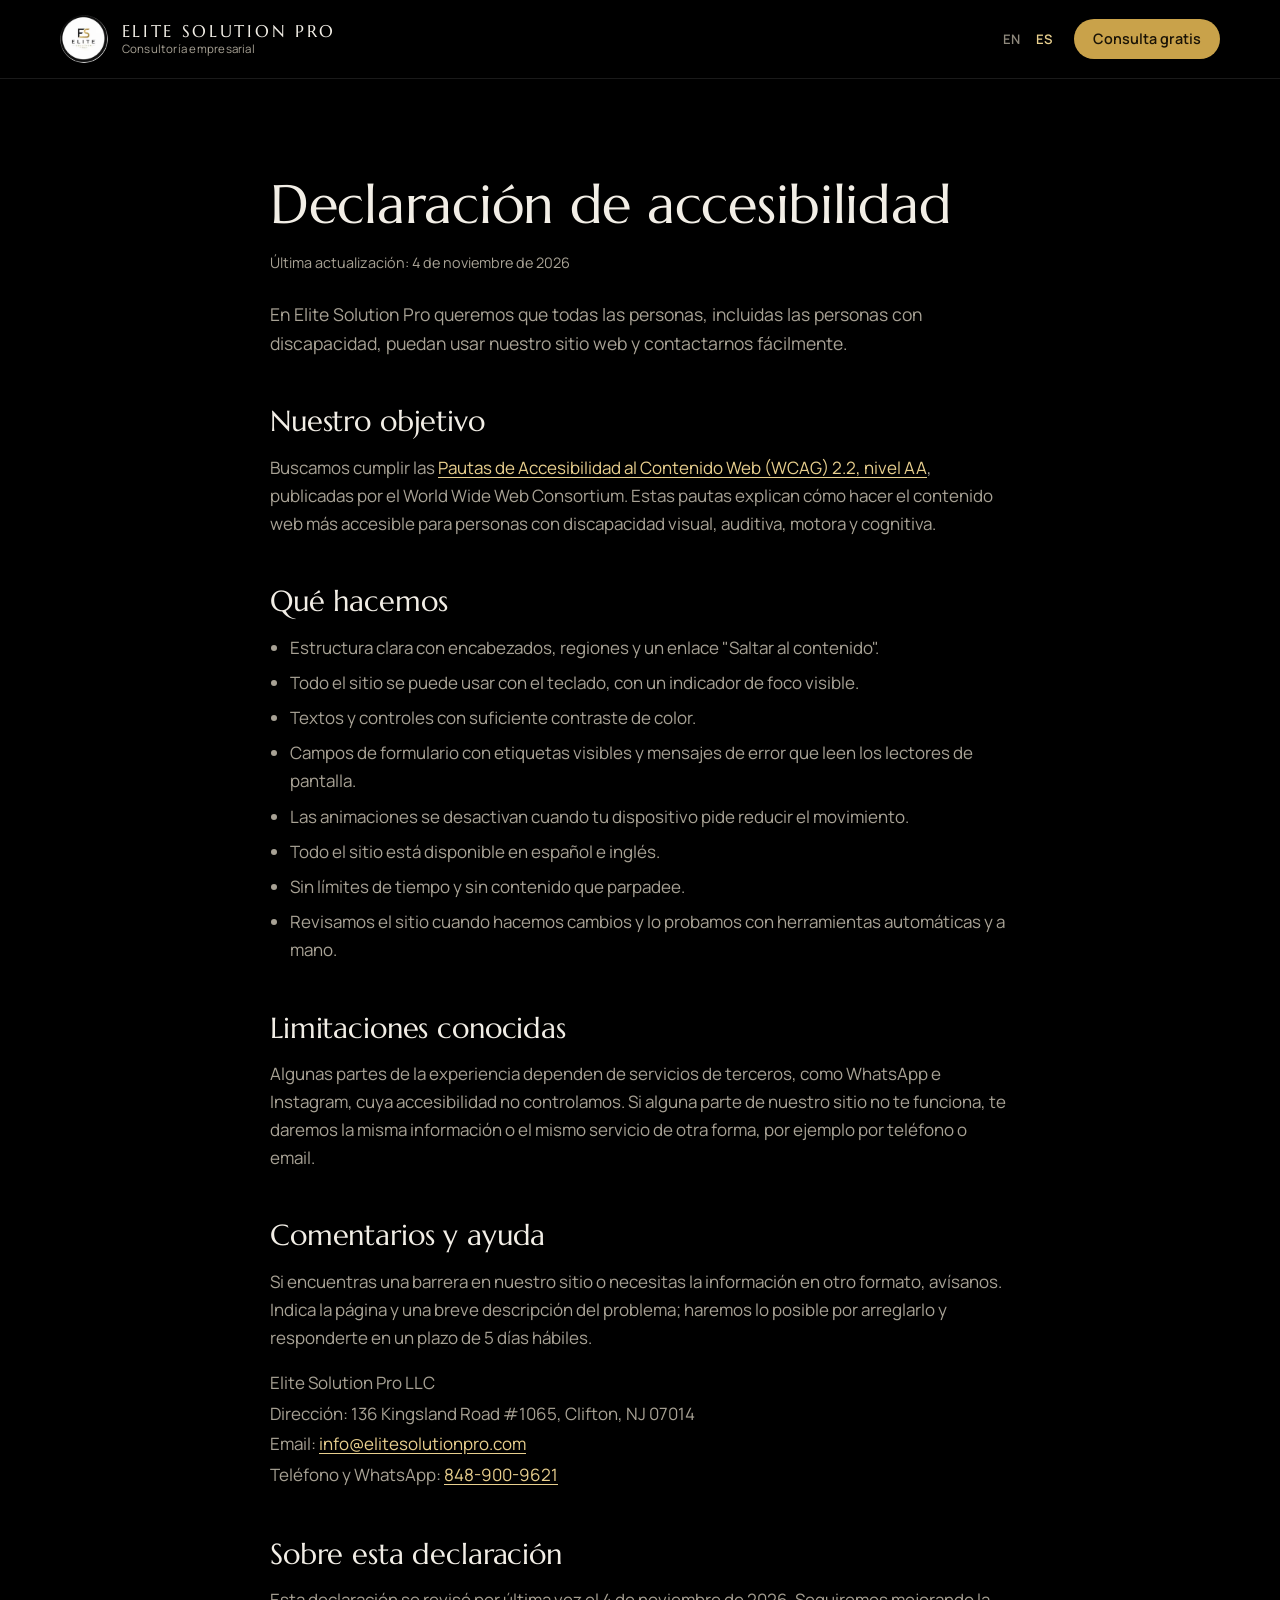
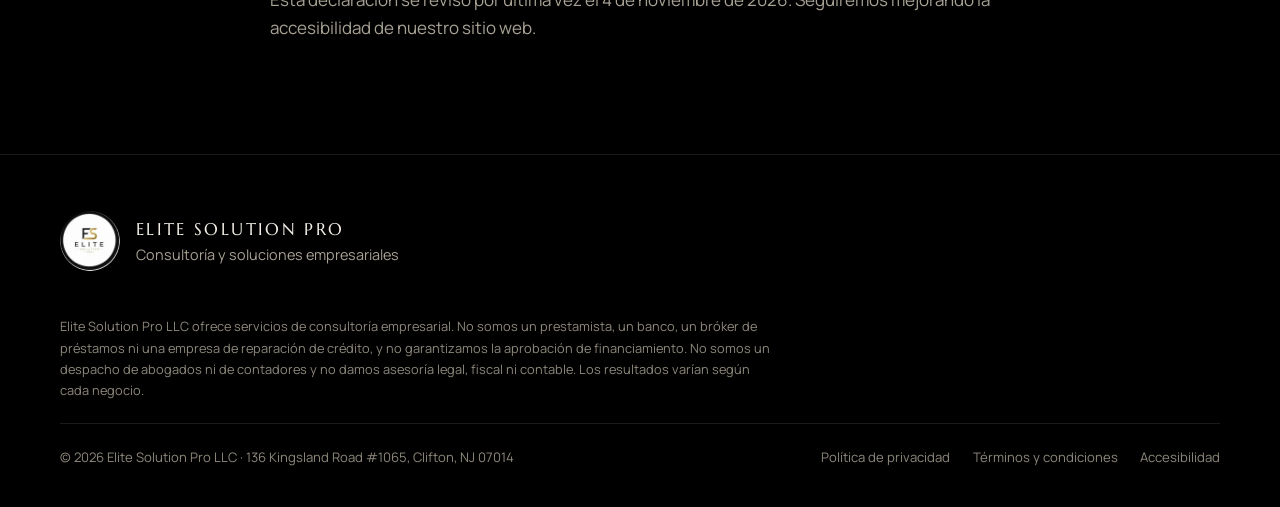
<file: es/accesibilidad.html>
<!doctype html>
<html lang="es"><head>
<meta charset="utf-8">
<meta name="viewport" content="width=device-width, initial-scale=1, viewport-fit=cover">
<title>Declaración de accesibilidad | Elite Solution Pro</title>
<meta name="description" content="El compromiso de Elite Solution Pro con un sitio web accesible para todos, las medidas que tomamos y cómo avisarnos de una barrera o pedir ayuda.">
<meta name="robots" content="index, follow">
<link rel="canonical" href="https://www.elitesolutionpro.com/es/accesibilidad">
<link rel="alternate" hreflang="en" href="https://www.elitesolutionpro.com/accessibility">
<link rel="alternate" hreflang="es" href="https://www.elitesolutionpro.com/es/accesibilidad">
<link rel="alternate" hreflang="x-default" href="https://www.elitesolutionpro.com/accessibility">
<meta name="theme-color" content="#000000">
<meta property="og:site_name" content="Elite Solution Pro">
<meta property="og:title" content="Declaración de accesibilidad | Elite Solution Pro">
<meta property="og:description" content="El compromiso de Elite Solution Pro con un sitio web accesible para todos, las medidas que tomamos y cómo avisarnos de una barrera o pedir ayuda.">
<meta property="og:type" content="website">
<meta property="og:url" content="https://www.elitesolutionpro.com/es/accesibilidad">
<meta property="og:locale" content="es_US">
<meta property="og:image" content="https://www.elitesolutionpro.com/og-image.jpg">
<link rel="icon" type="image/png" sizes="64x64" href="/favicon.png">
<link rel="apple-touch-icon" sizes="180x180" href="/apple-touch-icon.png">
<link rel="manifest" href="/site.webmanifest">
<link rel="preload" as="font" type="font/woff2" href="/assets/fonts/manrope-latin.woff2" crossorigin="">
<link rel="stylesheet" href="/assets/css/styles.css?v=3">
<script type="application/ld+json">{"@context":"https://schema.org","@type":"WebPage","@id":"https://www.elitesolutionpro.com/es/accesibilidad#webpage","url":"https://www.elitesolutionpro.com/es/accesibilidad","name":"Declaración de accesibilidad | Elite Solution Pro","description":"El compromiso de Elite Solution Pro con un sitio web accesible para todos, las medidas que tomamos y cómo avisarnos de una barrera o pedir ayuda.","inLanguage":"es","dateModified":"2026-11-04","isPartOf":{"@id":"https://www.elitesolutionpro.com/#website"},"publisher":{"@id":"https://www.elitesolutionpro.com/#business"}}</script>
</head>
<body class="legal-page">
<a class="skip" href="#main">Saltar al contenido</a>
<header class="site-header scrolled">
  <div class="wrap header-inner">
    <a class="brand" href="/es" aria-label="Elite Solution Pro">
      <img src="/logo.webp" width="48" height="48" alt="">
      <span class="brand-text">Elite Solution Pro<small>Consultoría empresarial</small></span>
    </a>
    <div class="header-actions">
      <div class="lang" role="group" aria-label="Idioma / Language">
        <a href="/accessibility" hreflang="en" lang="en">EN</a>
        <a href="/es/accesibilidad" hreflang="es" lang="es" aria-current="true">ES</a>
      </div>
      <a class="btn btn-gold header-cta" href="/es#contacto">Consulta gratis</a>
    </div>
  </div>
</header>
<main id="main" class="legal">
  <article class="wrap legal-doc">
    <h1>Declaración de accesibilidad</h1>
    <p class="legal-meta">Última actualización: <time datetime="2026-11-04">4 de noviembre de 2026</time></p>
    <p class="lead">En Elite Solution Pro queremos que todas las personas, incluidas las personas con discapacidad, puedan usar nuestro sitio web y contactarnos fácilmente.</p>
    <section aria-labelledby="estandar"><h2 id="estandar">Nuestro objetivo</h2><p>Buscamos cumplir las <a href="https://www.w3.org/TR/WCAG22/" rel="noopener" target="_blank">Pautas de Accesibilidad al Contenido Web (WCAG) 2.2, nivel AA</a>, publicadas por el World Wide Web Consortium. Estas pautas explican cómo hacer el contenido web más accesible para personas con discapacidad visual, auditiva, motora y cognitiva.</p></section>
    <section aria-labelledby="medidas"><h2 id="medidas">Qué hacemos</h2><ul><li>Estructura clara con encabezados, regiones y un enlace "Saltar al contenido".</li><li>Todo el sitio se puede usar con el teclado, con un indicador de foco visible.</li><li>Textos y controles con suficiente contraste de color.</li><li>Campos de formulario con etiquetas visibles y mensajes de error que leen los lectores de pantalla.</li><li>Las animaciones se desactivan cuando tu dispositivo pide reducir el movimiento.</li><li>Todo el sitio está disponible en español e inglés.</li><li>Sin límites de tiempo y sin contenido que parpadee.</li><li>Revisamos el sitio cuando hacemos cambios y lo probamos con herramientas automáticas y a mano.</li></ul></section>
    <section aria-labelledby="limitaciones"><h2 id="limitaciones">Limitaciones conocidas</h2><p>Algunas partes de la experiencia dependen de servicios de terceros, como WhatsApp e Instagram, cuya accesibilidad no controlamos. Si alguna parte de nuestro sitio no te funciona, te daremos la misma información o el mismo servicio de otra forma, por ejemplo por teléfono o email.</p></section>
    <section aria-labelledby="ayuda"><h2 id="ayuda">Comentarios y ayuda</h2><p>Si encuentras una barrera en nuestro sitio o necesitas la información en otro formato, avísanos. Indica la página y una breve descripción del problema; haremos lo posible por arreglarlo y responderte en un plazo de 5 días hábiles.</p><address class="legal-contact">Elite Solution Pro LLC<br>Dirección: 136 Kingsland Road #1065, Clifton, NJ 07014<br>Email: <a href="mailto:info@elitesolutionpro.com">info@elitesolutionpro.com</a><br>Teléfono y WhatsApp: <a href="tel:+18489009621">848-900-9621</a></address></section>
    <section aria-labelledby="fecha"><h2 id="fecha">Sobre esta declaración</h2><p>Esta declaración se revisó por última vez el 4 de noviembre de 2026. Seguiremos mejorando la accesibilidad de nuestro sitio web.</p></section>
  </article>
</main>
<footer class="site-footer">
  <div class="wrap">
    <a class="footer-brand" href="/es"><img src="/logo.webp" width="60" height="60" alt="" loading="lazy"><span><strong>Elite Solution Pro</strong><span>Consultoría y soluciones empresariales</span></span></a>
    <p class="disclaimer">Elite Solution Pro LLC ofrece servicios de consultoría empresarial. No somos un prestamista, un banco, un bróker de préstamos ni una empresa de reparación de crédito, y no garantizamos la aprobación de financiamiento. No somos un despacho de abogados ni de contadores y no damos asesoría legal, fiscal ni contable. Los resultados varían según cada negocio.</p>
    <div class="footer-bottom"><span>© 2026 Elite Solution Pro LLC · 136 Kingsland Road #1065, Clifton, NJ 07014</span><nav class="legal-links" aria-label="Legal"><a href="/es/privacidad">Política de privacidad</a><a href="/es/terminos">Términos y condiciones</a><a href="/es/accesibilidad" aria-current="page">Accesibilidad</a></nav></div>
  </div>
</footer>
</body></html>
</file>
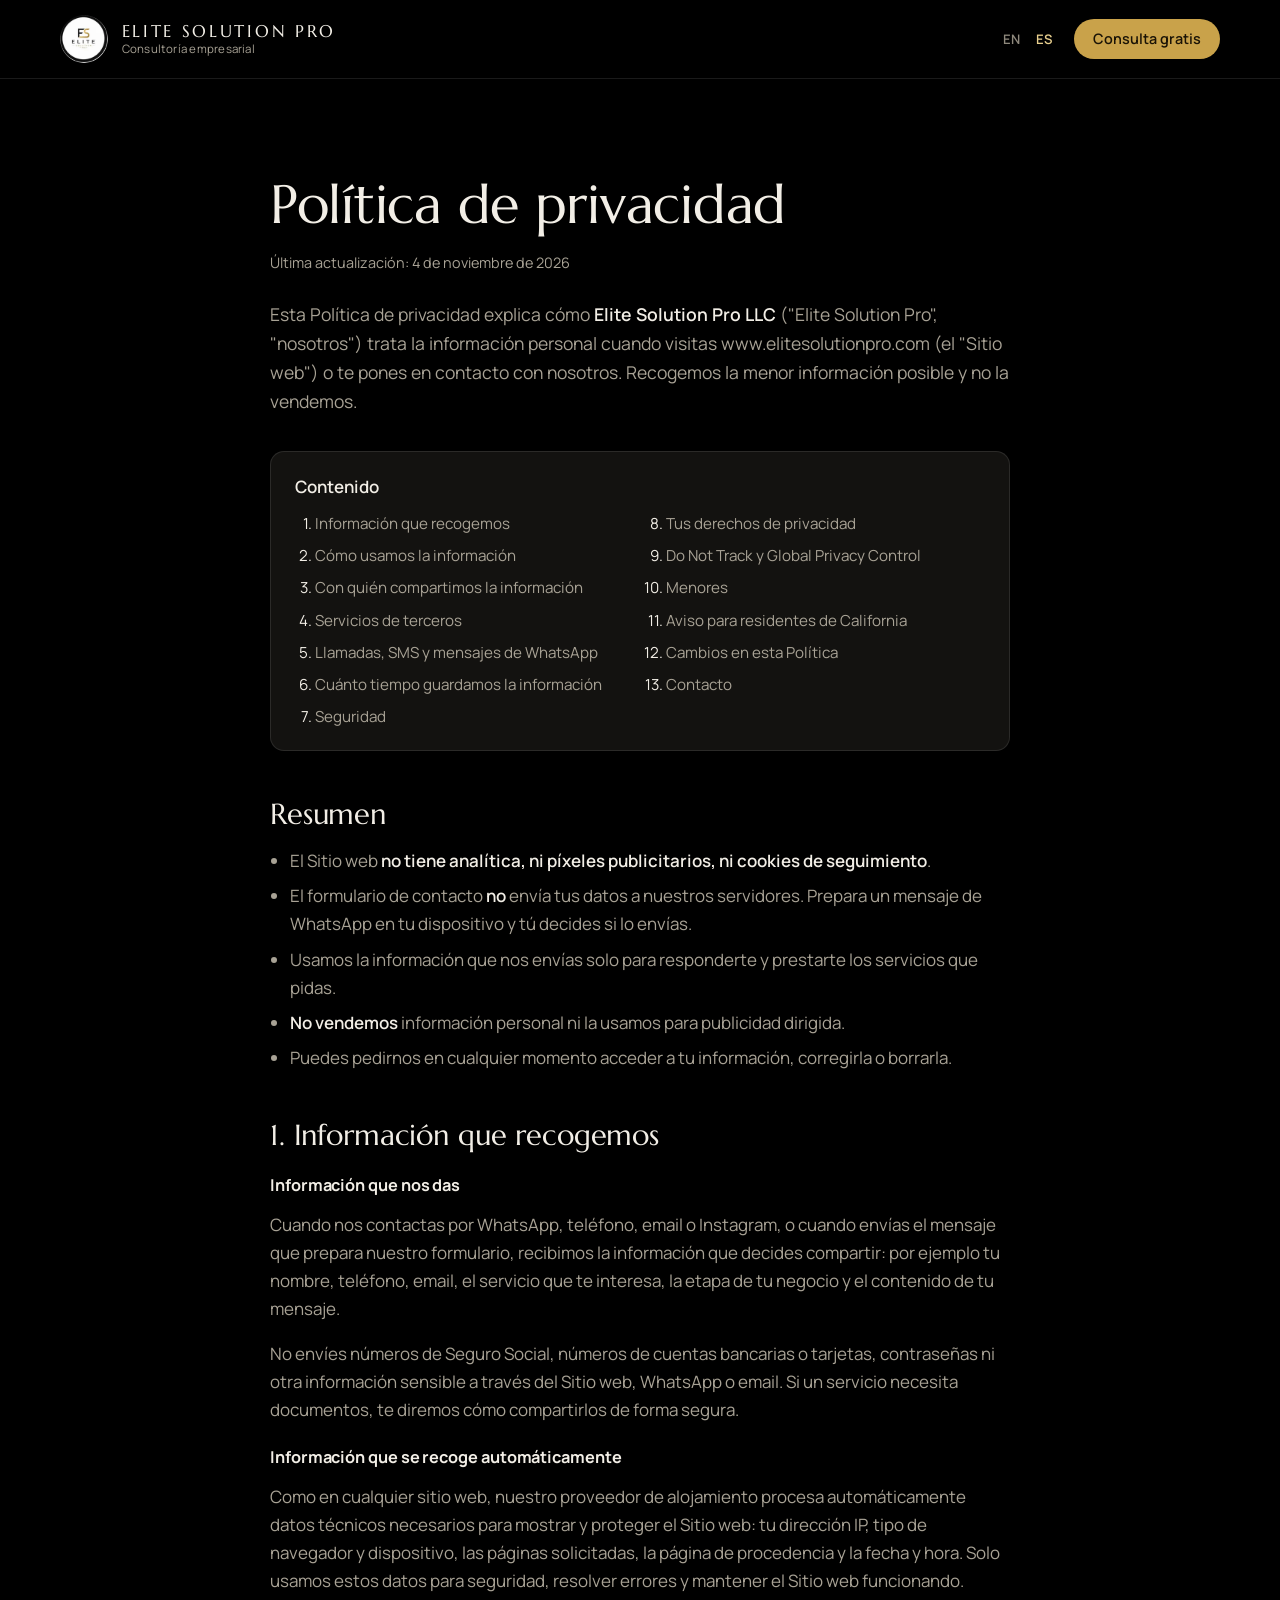
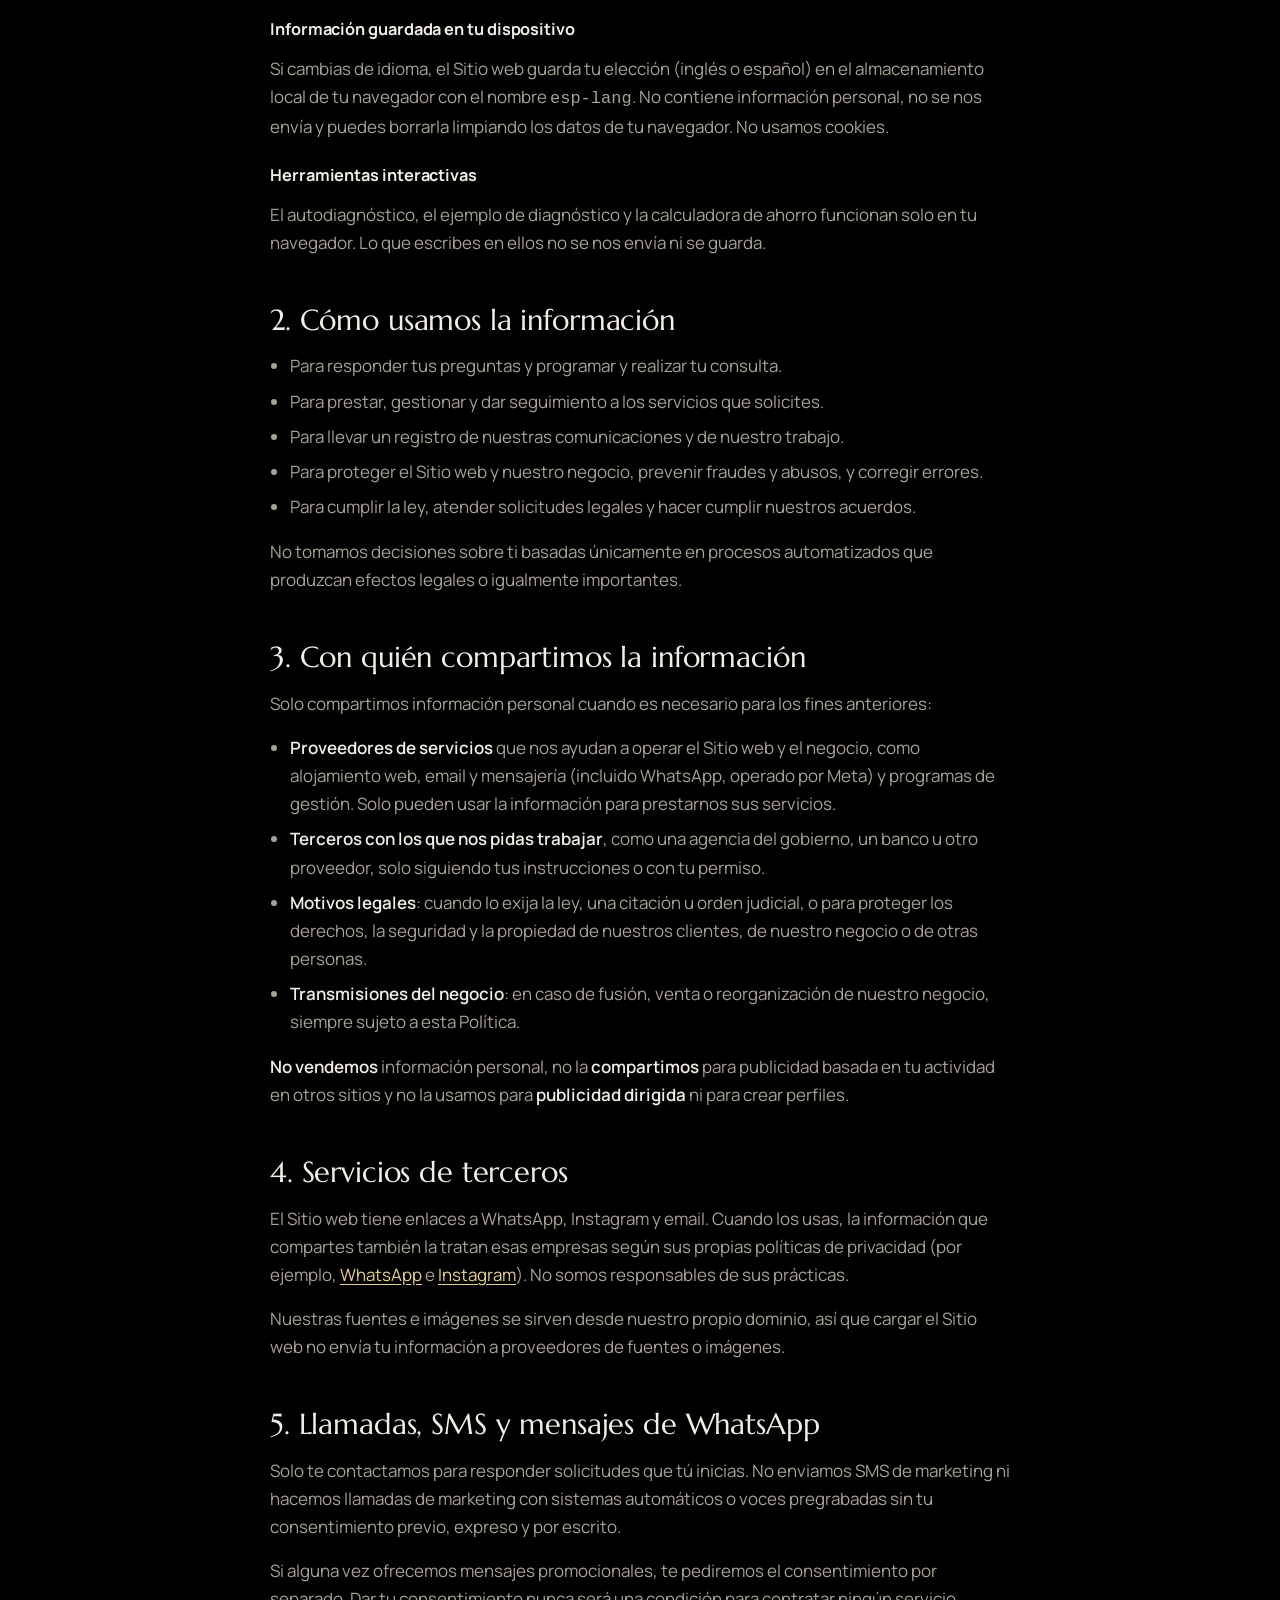
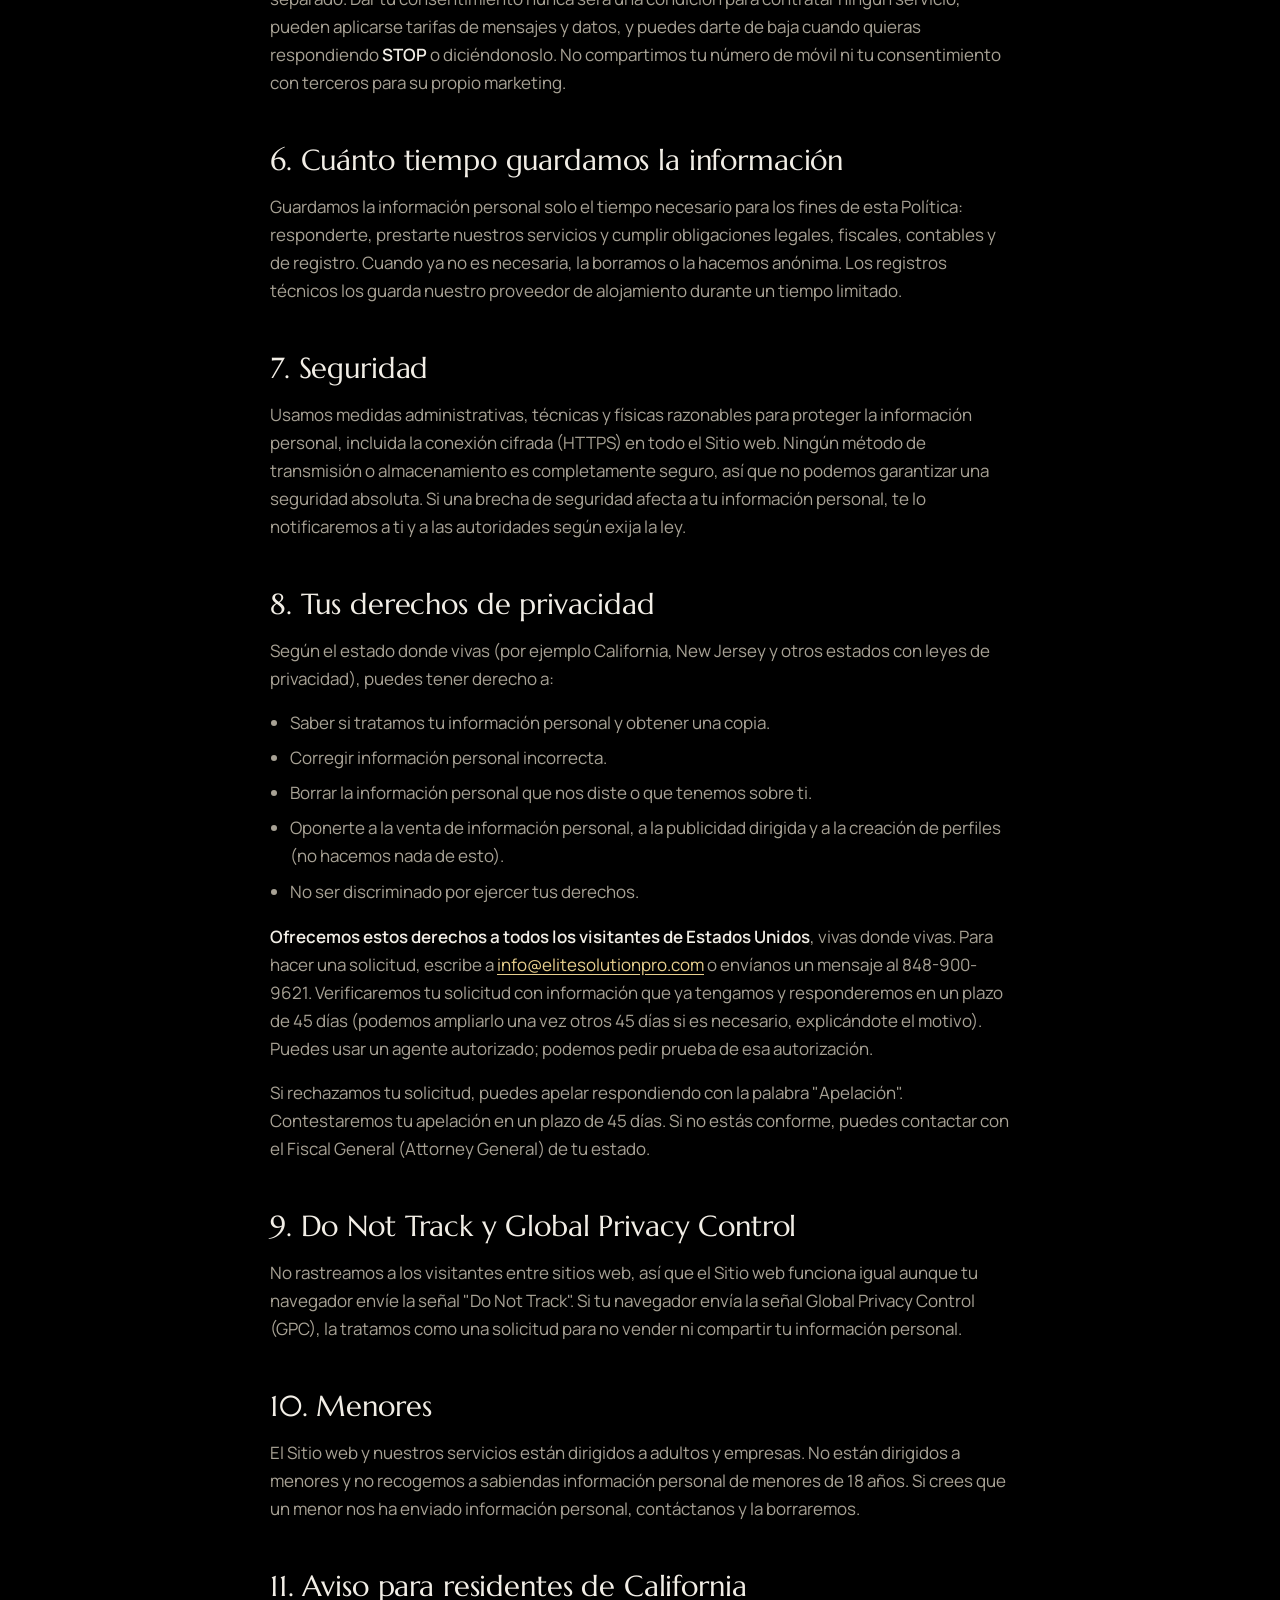
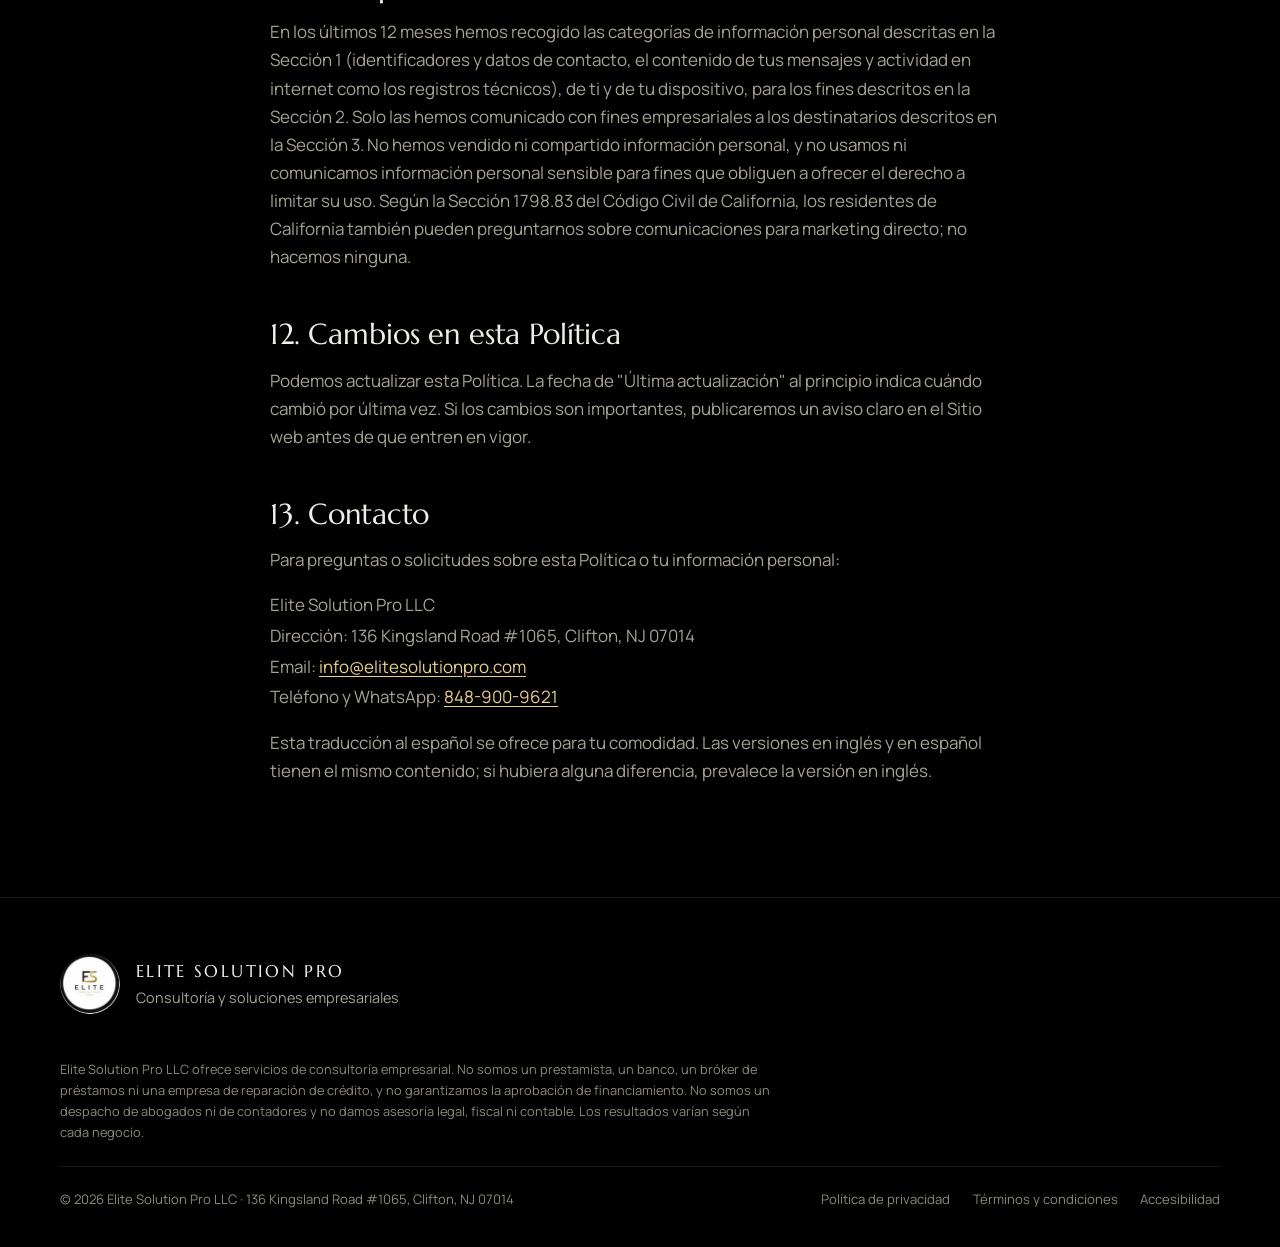
<file: es/privacidad.html>
<!doctype html>
<html lang="es"><head>
<meta charset="utf-8">
<meta name="viewport" content="width=device-width, initial-scale=1, viewport-fit=cover">
<title>Política de privacidad | Elite Solution Pro</title>
<meta name="description" content="Cómo Elite Solution Pro LLC recoge, usa y protege la información personal en elitesolutionpro.com, y los derechos de privacidad que tienes.">
<meta name="robots" content="index, follow">
<link rel="canonical" href="https://www.elitesolutionpro.com/es/privacidad">
<link rel="alternate" hreflang="en" href="https://www.elitesolutionpro.com/privacy">
<link rel="alternate" hreflang="es" href="https://www.elitesolutionpro.com/es/privacidad">
<link rel="alternate" hreflang="x-default" href="https://www.elitesolutionpro.com/privacy">
<meta name="theme-color" content="#000000">
<meta property="og:site_name" content="Elite Solution Pro">
<meta property="og:title" content="Política de privacidad | Elite Solution Pro">
<meta property="og:description" content="Cómo Elite Solution Pro LLC recoge, usa y protege la información personal en elitesolutionpro.com, y los derechos de privacidad que tienes.">
<meta property="og:type" content="website">
<meta property="og:url" content="https://www.elitesolutionpro.com/es/privacidad">
<meta property="og:locale" content="es_US">
<meta property="og:image" content="https://www.elitesolutionpro.com/og-image.jpg">
<link rel="icon" type="image/png" sizes="64x64" href="/favicon.png">
<link rel="apple-touch-icon" sizes="180x180" href="/apple-touch-icon.png">
<link rel="manifest" href="/site.webmanifest">
<link rel="preload" as="font" type="font/woff2" href="/assets/fonts/manrope-latin.woff2" crossorigin="">
<link rel="stylesheet" href="/assets/css/styles.css?v=3">
<script type="application/ld+json">{"@context":"https://schema.org","@type":"WebPage","@id":"https://www.elitesolutionpro.com/es/privacidad#webpage","url":"https://www.elitesolutionpro.com/es/privacidad","name":"Política de privacidad | Elite Solution Pro","description":"Cómo Elite Solution Pro LLC recoge, usa y protege la información personal en elitesolutionpro.com, y los derechos de privacidad que tienes.","inLanguage":"es","dateModified":"2026-11-04","isPartOf":{"@id":"https://www.elitesolutionpro.com/#website"},"publisher":{"@id":"https://www.elitesolutionpro.com/#business"}}</script>
</head>
<body class="legal-page">
<a class="skip" href="#main">Saltar al contenido</a>
<header class="site-header scrolled">
  <div class="wrap header-inner">
    <a class="brand" href="/es" aria-label="Elite Solution Pro">
      <img src="/logo.webp" width="48" height="48" alt="">
      <span class="brand-text">Elite Solution Pro<small>Consultoría empresarial</small></span>
    </a>
    <div class="header-actions">
      <div class="lang" role="group" aria-label="Idioma / Language">
        <a href="/privacy" hreflang="en" lang="en">EN</a>
        <a href="/es/privacidad" hreflang="es" lang="es" aria-current="true">ES</a>
      </div>
      <a class="btn btn-gold header-cta" href="/es#contacto">Consulta gratis</a>
    </div>
  </div>
</header>
<main id="main" class="legal">
  <article class="wrap legal-doc">
    <h1>Política de privacidad</h1>
    <p class="legal-meta">Última actualización: <time datetime="2026-11-04">4 de noviembre de 2026</time></p>
    <p class="lead">Esta Política de privacidad explica cómo <strong>Elite Solution Pro LLC</strong> ("Elite Solution Pro", "nosotros") trata la información personal cuando visitas www.elitesolutionpro.com (el "Sitio web") o te pones en contacto con nosotros. Recogemos la menor información posible y no la vendemos.</p>
    <nav class="legal-toc" aria-labelledby="toc-h"><p id="toc-h">Contenido</p><ol><li><a href="#recogemos">Información que recogemos</a></li><li><a href="#uso">Cómo usamos la información</a></li><li><a href="#compartimos">Con quién compartimos la información</a></li><li><a href="#terceros">Servicios de terceros</a></li><li><a href="#mensajes">Llamadas, SMS y mensajes de WhatsApp</a></li><li><a href="#conservacion">Cuánto tiempo guardamos la información</a></li><li><a href="#seguridad">Seguridad</a></li><li><a href="#derechos">Tus derechos de privacidad</a></li><li><a href="#dnt">Do Not Track y Global Privacy Control</a></li><li><a href="#menores">Menores</a></li><li><a href="#california">Aviso para residentes de California</a></li><li><a href="#cambios">Cambios en esta Política</a></li><li><a href="#contacto">Contacto</a></li></ol></nav>
    <section aria-labelledby="resumen"><h2 id="resumen">Resumen</h2><ul><li>El Sitio web <strong>no tiene analítica, ni píxeles publicitarios, ni cookies de seguimiento</strong>.</li><li>El formulario de contacto <strong>no</strong> envía tus datos a nuestros servidores. Prepara un mensaje de WhatsApp en tu dispositivo y tú decides si lo envías.</li><li>Usamos la información que nos envías solo para responderte y prestarte los servicios que pidas.</li><li><strong>No vendemos</strong> información personal ni la usamos para publicidad dirigida.</li><li>Puedes pedirnos en cualquier momento acceder a tu información, corregirla o borrarla.</li></ul></section>
    <section aria-labelledby="recogemos"><h2 id="recogemos">1. Información que recogemos</h2>
        <h3>Información que nos das</h3>
        <p>Cuando nos contactas por WhatsApp, teléfono, email o Instagram, o cuando envías el mensaje que prepara nuestro formulario, recibimos la información que decides compartir: por ejemplo tu nombre, teléfono, email, el servicio que te interesa, la etapa de tu negocio y el contenido de tu mensaje.</p>
        <p>No envíes números de Seguro Social, números de cuentas bancarias o tarjetas, contraseñas ni otra información sensible a través del Sitio web, WhatsApp o email. Si un servicio necesita documentos, te diremos cómo compartirlos de forma segura.</p>
        <h3>Información que se recoge automáticamente</h3>
        <p>Como en cualquier sitio web, nuestro proveedor de alojamiento procesa automáticamente datos técnicos necesarios para mostrar y proteger el Sitio web: tu dirección IP, tipo de navegador y dispositivo, las páginas solicitadas, la página de procedencia y la fecha y hora. Solo usamos estos datos para seguridad, resolver errores y mantener el Sitio web funcionando.</p>
        <h3>Información guardada en tu dispositivo</h3>
        <p>Si cambias de idioma, el Sitio web guarda tu elección (inglés o español) en el almacenamiento local de tu navegador con el nombre <code>esp-lang</code>. No contiene información personal, no se nos envía y puedes borrarla limpiando los datos de tu navegador. No usamos cookies.</p>
        <h3>Herramientas interactivas</h3>
        <p>El autodiagnóstico, el ejemplo de diagnóstico y la calculadora de ahorro funcionan solo en tu navegador. Lo que escribes en ellos no se nos envía ni se guarda.</p></section>
    <section aria-labelledby="uso"><h2 id="uso">2. Cómo usamos la información</h2><ul><li>Para responder tus preguntas y programar y realizar tu consulta.</li><li>Para prestar, gestionar y dar seguimiento a los servicios que solicites.</li><li>Para llevar un registro de nuestras comunicaciones y de nuestro trabajo.</li><li>Para proteger el Sitio web y nuestro negocio, prevenir fraudes y abusos, y corregir errores.</li><li>Para cumplir la ley, atender solicitudes legales y hacer cumplir nuestros acuerdos.</li></ul><p>No tomamos decisiones sobre ti basadas únicamente en procesos automatizados que produzcan efectos legales o igualmente importantes.</p></section>
    <section aria-labelledby="compartimos"><h2 id="compartimos">3. Con quién compartimos la información</h2><p>Solo compartimos información personal cuando es necesario para los fines anteriores:</p><ul><li><strong>Proveedores de servicios</strong> que nos ayudan a operar el Sitio web y el negocio, como alojamiento web, email y mensajería (incluido WhatsApp, operado por Meta) y programas de gestión. Solo pueden usar la información para prestarnos sus servicios.</li><li><strong>Terceros con los que nos pidas trabajar</strong>, como una agencia del gobierno, un banco u otro proveedor, solo siguiendo tus instrucciones o con tu permiso.</li><li><strong>Motivos legales</strong>: cuando lo exija la ley, una citación u orden judicial, o para proteger los derechos, la seguridad y la propiedad de nuestros clientes, de nuestro negocio o de otras personas.</li><li><strong>Transmisiones del negocio</strong>: en caso de fusión, venta o reorganización de nuestro negocio, siempre sujeto a esta Política.</li></ul><p><strong>No vendemos</strong> información personal, no la <strong>compartimos</strong> para publicidad basada en tu actividad en otros sitios y no la usamos para <strong>publicidad dirigida</strong> ni para crear perfiles.</p></section>
    <section aria-labelledby="terceros"><h2 id="terceros">4. Servicios de terceros</h2><p>El Sitio web tiene enlaces a WhatsApp, Instagram y email. Cuando los usas, la información que compartes también la tratan esas empresas según sus propias políticas de privacidad (por ejemplo, <a href="https://www.whatsapp.com/legal/privacy-policy" rel="noopener" target="_blank">WhatsApp</a> e <a href="https://privacycenter.instagram.com/policy" rel="noopener" target="_blank">Instagram</a>). No somos responsables de sus prácticas.</p><p>Nuestras fuentes e imágenes se sirven desde nuestro propio dominio, así que cargar el Sitio web no envía tu información a proveedores de fuentes o imágenes.</p></section>
    <section aria-labelledby="mensajes"><h2 id="mensajes">5. Llamadas, SMS y mensajes de WhatsApp</h2><p>Solo te contactamos para responder solicitudes que tú inicias. No enviamos SMS de marketing ni hacemos llamadas de marketing con sistemas automáticos o voces pregrabadas sin tu consentimiento previo, expreso y por escrito.</p><p>Si alguna vez ofrecemos mensajes promocionales, te pediremos el consentimiento por separado. Dar tu consentimiento nunca será una condición para contratar ningún servicio, pueden aplicarse tarifas de mensajes y datos, y puedes darte de baja cuando quieras respondiendo <strong>STOP</strong> o diciéndonoslo. No compartimos tu número de móvil ni tu consentimiento con terceros para su propio marketing.</p></section>
    <section aria-labelledby="conservacion"><h2 id="conservacion">6. Cuánto tiempo guardamos la información</h2><p>Guardamos la información personal solo el tiempo necesario para los fines de esta Política: responderte, prestarte nuestros servicios y cumplir obligaciones legales, fiscales, contables y de registro. Cuando ya no es necesaria, la borramos o la hacemos anónima. Los registros técnicos los guarda nuestro proveedor de alojamiento durante un tiempo limitado.</p></section>
    <section aria-labelledby="seguridad"><h2 id="seguridad">7. Seguridad</h2><p>Usamos medidas administrativas, técnicas y físicas razonables para proteger la información personal, incluida la conexión cifrada (HTTPS) en todo el Sitio web. Ningún método de transmisión o almacenamiento es completamente seguro, así que no podemos garantizar una seguridad absoluta. Si una brecha de seguridad afecta a tu información personal, te lo notificaremos a ti y a las autoridades según exija la ley.</p></section>
    <section aria-labelledby="derechos"><h2 id="derechos">8. Tus derechos de privacidad</h2><p>Según el estado donde vivas (por ejemplo California, New Jersey y otros estados con leyes de privacidad), puedes tener derecho a:</p><ul><li>Saber si tratamos tu información personal y obtener una copia.</li><li>Corregir información personal incorrecta.</li><li>Borrar la información personal que nos diste o que tenemos sobre ti.</li><li>Oponerte a la venta de información personal, a la publicidad dirigida y a la creación de perfiles (no hacemos nada de esto).</li><li>No ser discriminado por ejercer tus derechos.</li></ul><p><strong>Ofrecemos estos derechos a todos los visitantes de Estados Unidos</strong>, vivas donde vivas. Para hacer una solicitud, escribe a <a href="mailto:info@elitesolutionpro.com">info@elitesolutionpro.com</a> o envíanos un mensaje al 848-900-9621. Verificaremos tu solicitud con información que ya tengamos y responderemos en un plazo de 45 días (podemos ampliarlo una vez otros 45 días si es necesario, explicándote el motivo). Puedes usar un agente autorizado; podemos pedir prueba de esa autorización.</p><p>Si rechazamos tu solicitud, puedes apelar respondiendo con la palabra "Apelación". Contestaremos tu apelación en un plazo de 45 días. Si no estás conforme, puedes contactar con el Fiscal General (Attorney General) de tu estado.</p></section>
    <section aria-labelledby="dnt"><h2 id="dnt">9. Do Not Track y Global Privacy Control</h2><p>No rastreamos a los visitantes entre sitios web, así que el Sitio web funciona igual aunque tu navegador envíe la señal "Do Not Track". Si tu navegador envía la señal Global Privacy Control (GPC), la tratamos como una solicitud para no vender ni compartir tu información personal.</p></section>
    <section aria-labelledby="menores"><h2 id="menores">10. Menores</h2><p>El Sitio web y nuestros servicios están dirigidos a adultos y empresas. No están dirigidos a menores y no recogemos a sabiendas información personal de menores de 18 años. Si crees que un menor nos ha enviado información personal, contáctanos y la borraremos.</p></section>
    <section aria-labelledby="california"><h2 id="california">11. Aviso para residentes de California</h2><p>En los últimos 12 meses hemos recogido las categorías de información personal descritas en la Sección 1 (identificadores y datos de contacto, el contenido de tus mensajes y actividad en internet como los registros técnicos), de ti y de tu dispositivo, para los fines descritos en la Sección 2. Solo las hemos comunicado con fines empresariales a los destinatarios descritos en la Sección 3. No hemos vendido ni compartido información personal, y no usamos ni comunicamos información personal sensible para fines que obliguen a ofrecer el derecho a limitar su uso. Según la Sección 1798.83 del Código Civil de California, los residentes de California también pueden preguntarnos sobre comunicaciones para marketing directo; no hacemos ninguna.</p></section>
    <section aria-labelledby="cambios"><h2 id="cambios">12. Cambios en esta Política</h2><p>Podemos actualizar esta Política. La fecha de "Última actualización" al principio indica cuándo cambió por última vez. Si los cambios son importantes, publicaremos un aviso claro en el Sitio web antes de que entren en vigor.</p></section>
    <section aria-labelledby="contacto"><h2 id="contacto">13. Contacto</h2><p>Para preguntas o solicitudes sobre esta Política o tu información personal:</p><address class="legal-contact">Elite Solution Pro LLC<br>Dirección: 136 Kingsland Road #1065, Clifton, NJ 07014<br>Email: <a href="mailto:info@elitesolutionpro.com">info@elitesolutionpro.com</a><br>Teléfono y WhatsApp: <a href="tel:+18489009621">848-900-9621</a></address><p>Esta traducción al español se ofrece para tu comodidad. Las versiones en inglés y en español tienen el mismo contenido; si hubiera alguna diferencia, prevalece la versión en inglés.</p></section>
  </article>
</main>
<footer class="site-footer">
  <div class="wrap">
    <a class="footer-brand" href="/es"><img src="/logo.webp" width="60" height="60" alt="" loading="lazy"><span><strong>Elite Solution Pro</strong><span>Consultoría y soluciones empresariales</span></span></a>
    <p class="disclaimer">Elite Solution Pro LLC ofrece servicios de consultoría empresarial. No somos un prestamista, un banco, un bróker de préstamos ni una empresa de reparación de crédito, y no garantizamos la aprobación de financiamiento. No somos un despacho de abogados ni de contadores y no damos asesoría legal, fiscal ni contable. Los resultados varían según cada negocio.</p>
    <div class="footer-bottom"><span>© 2026 Elite Solution Pro LLC · 136 Kingsland Road #1065, Clifton, NJ 07014</span><nav class="legal-links" aria-label="Legal"><a href="/es/privacidad" aria-current="page">Política de privacidad</a><a href="/es/terminos">Términos y condiciones</a><a href="/es/accesibilidad">Accesibilidad</a></nav></div>
  </div>
</footer>
</body></html>
</file>
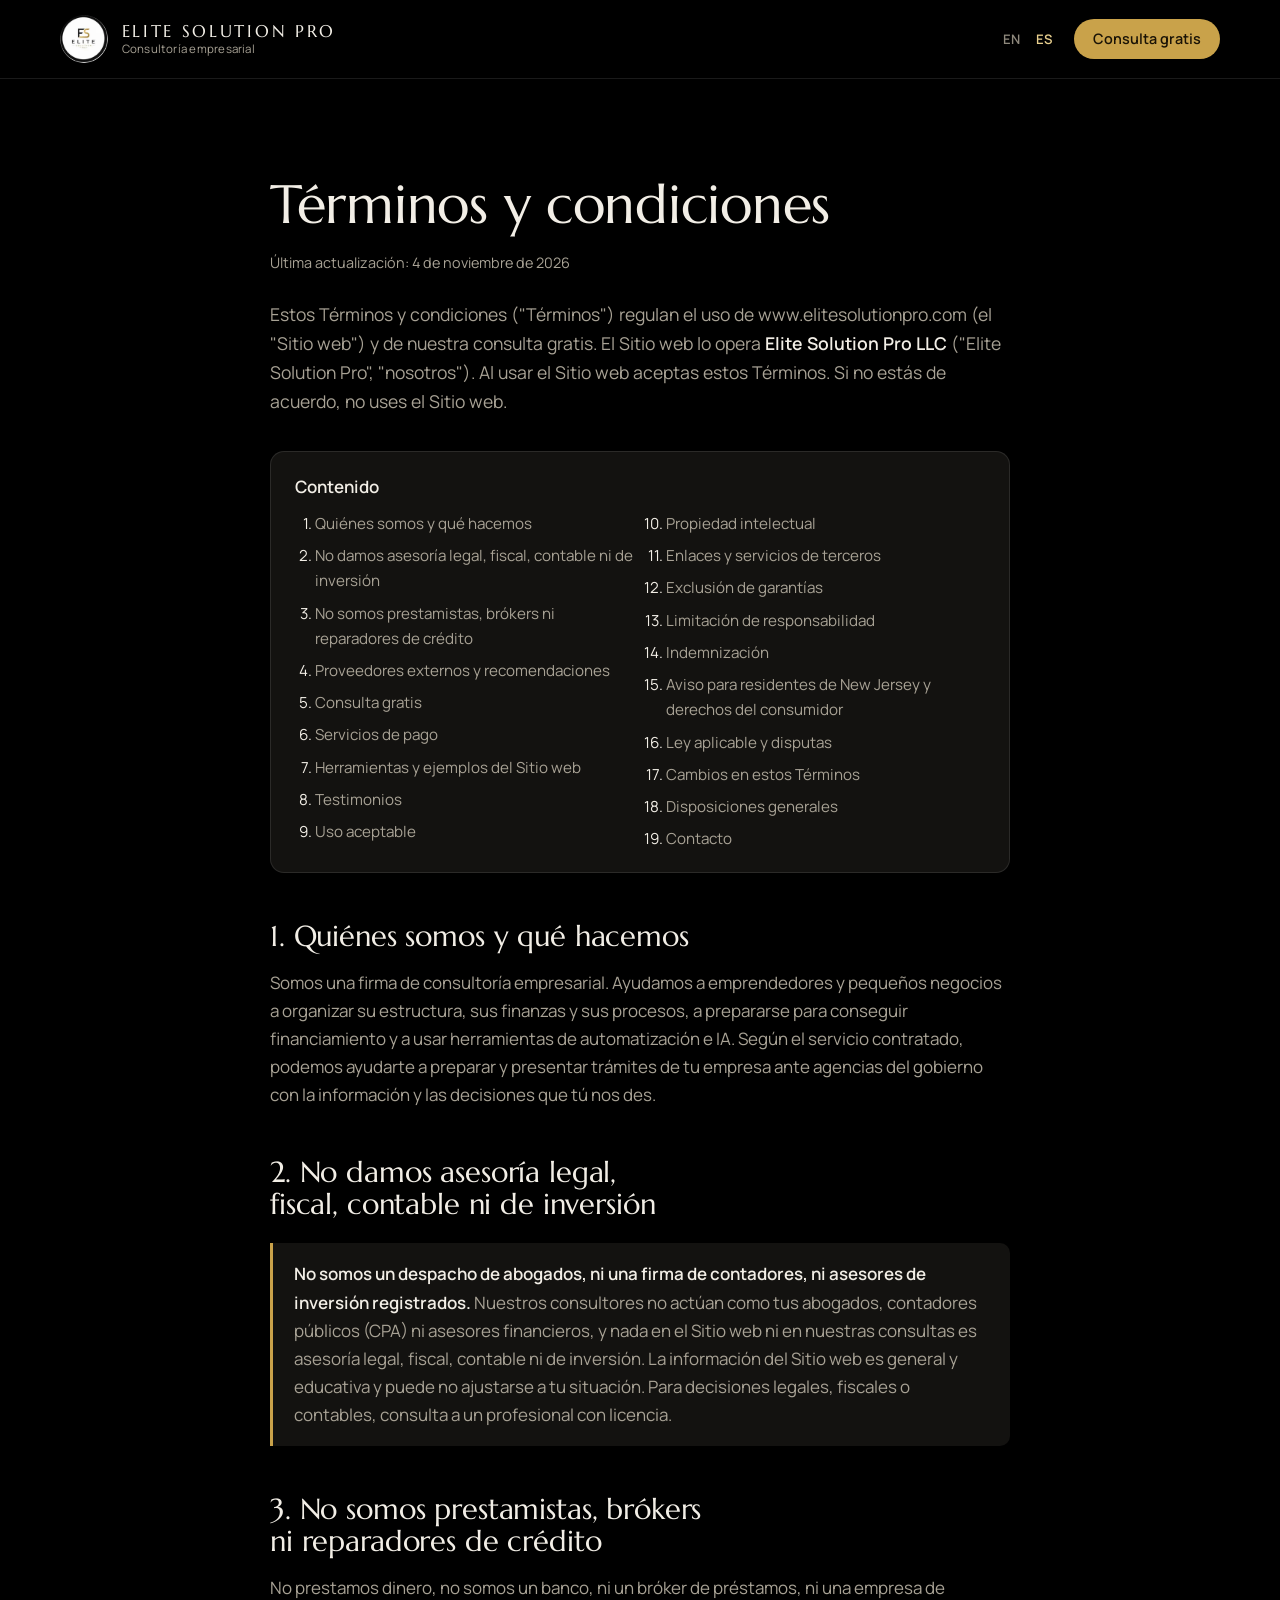
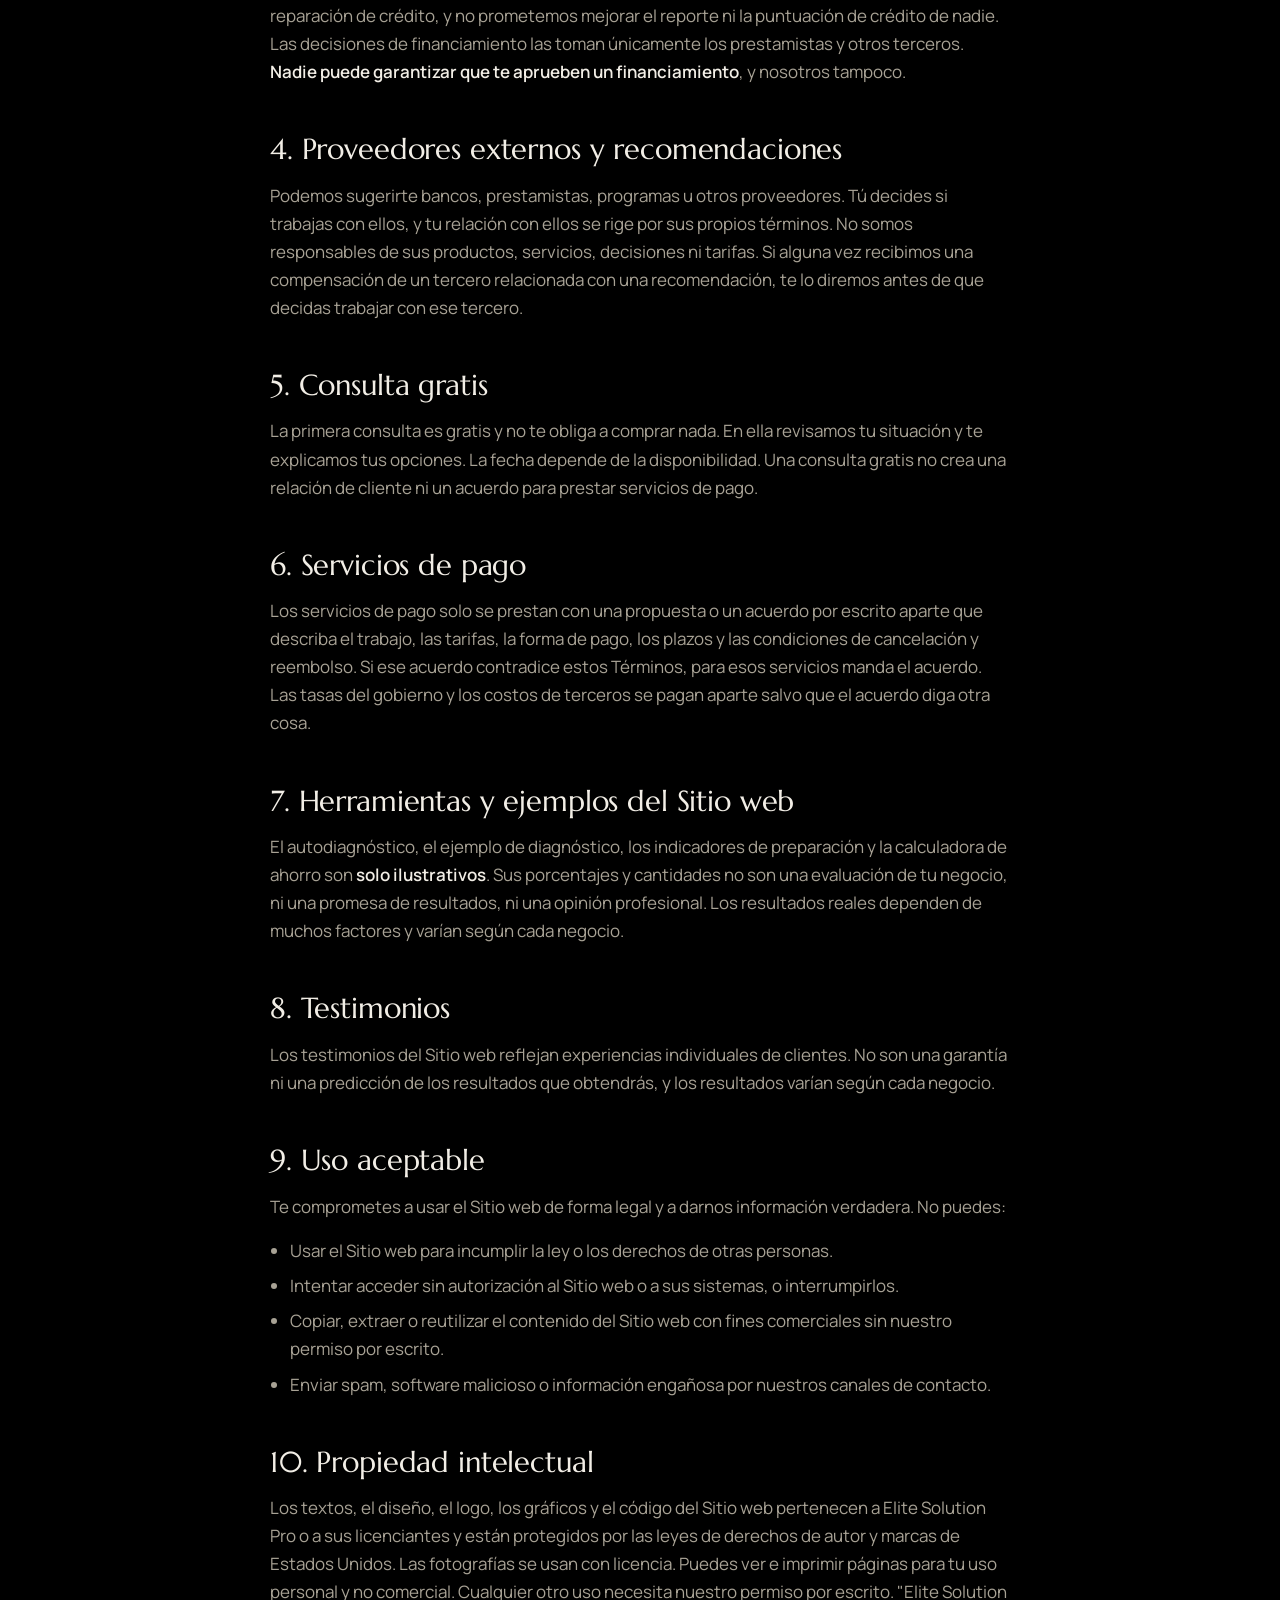
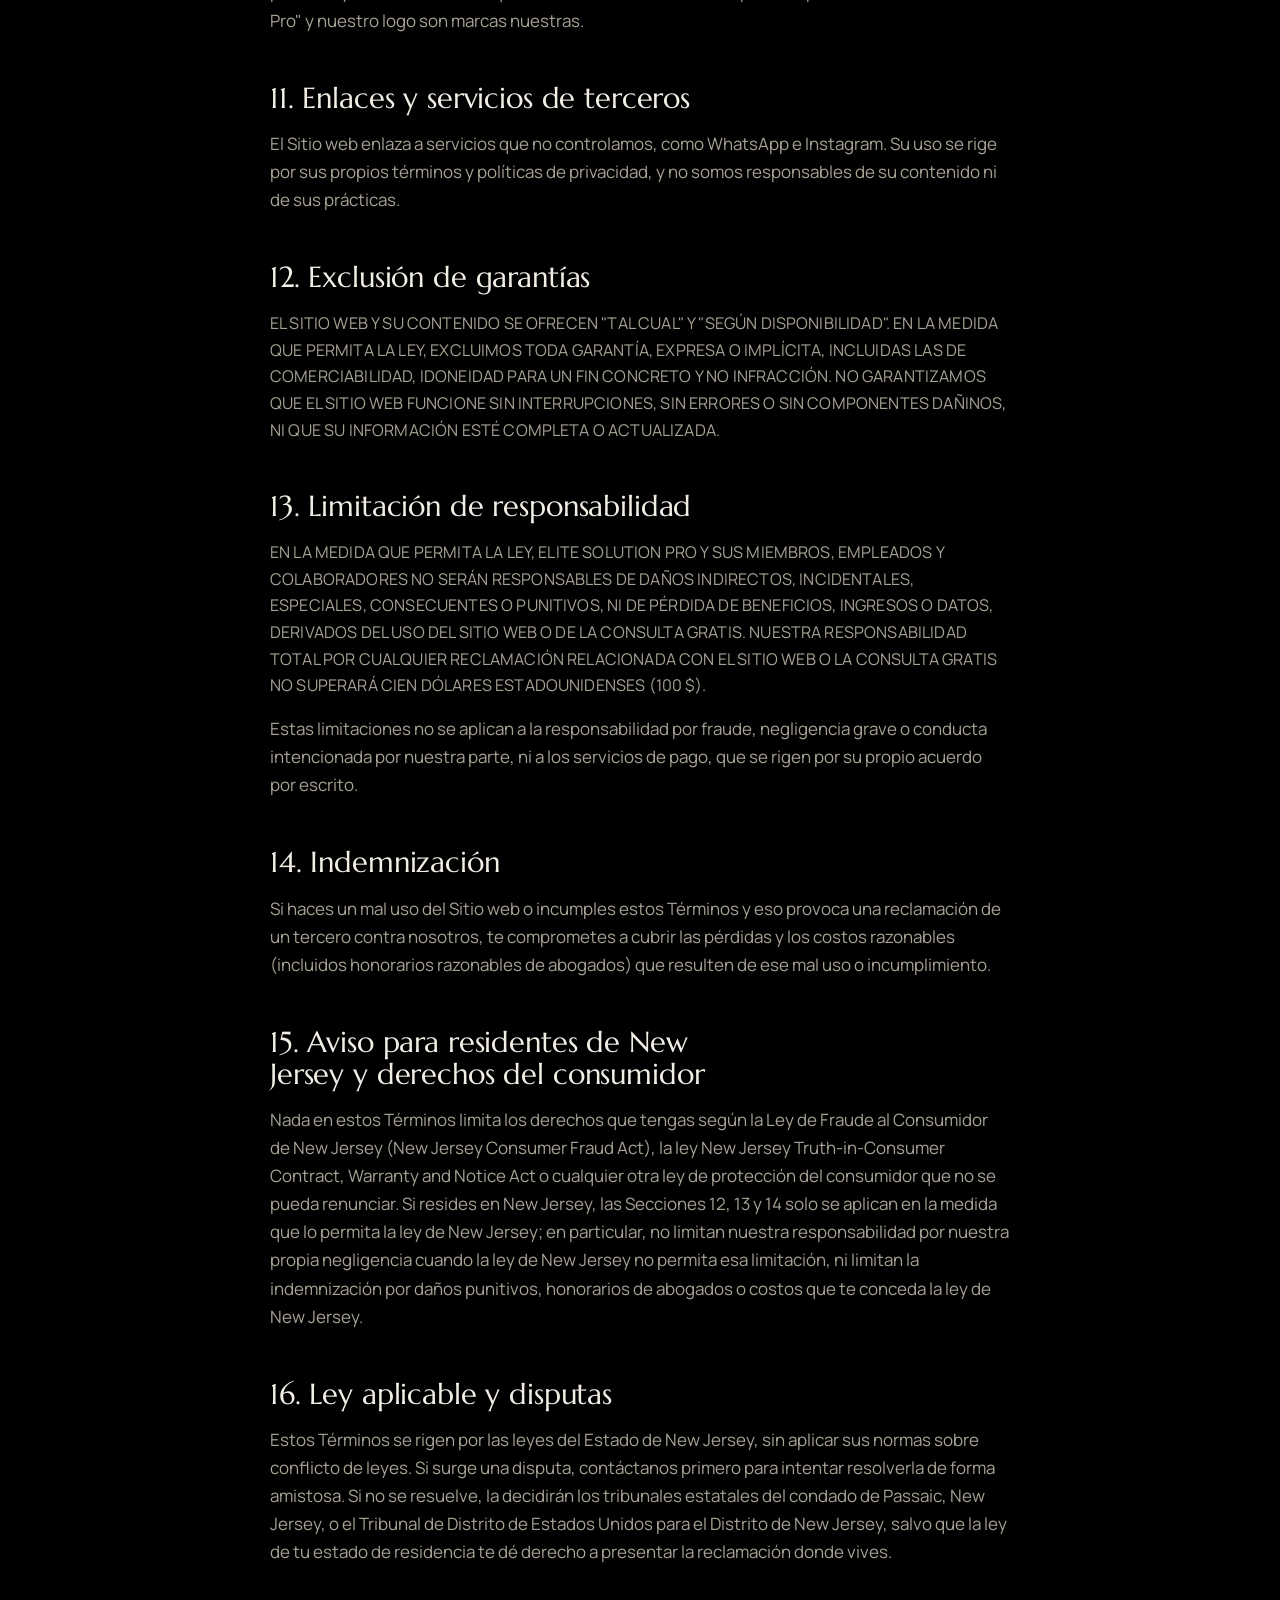
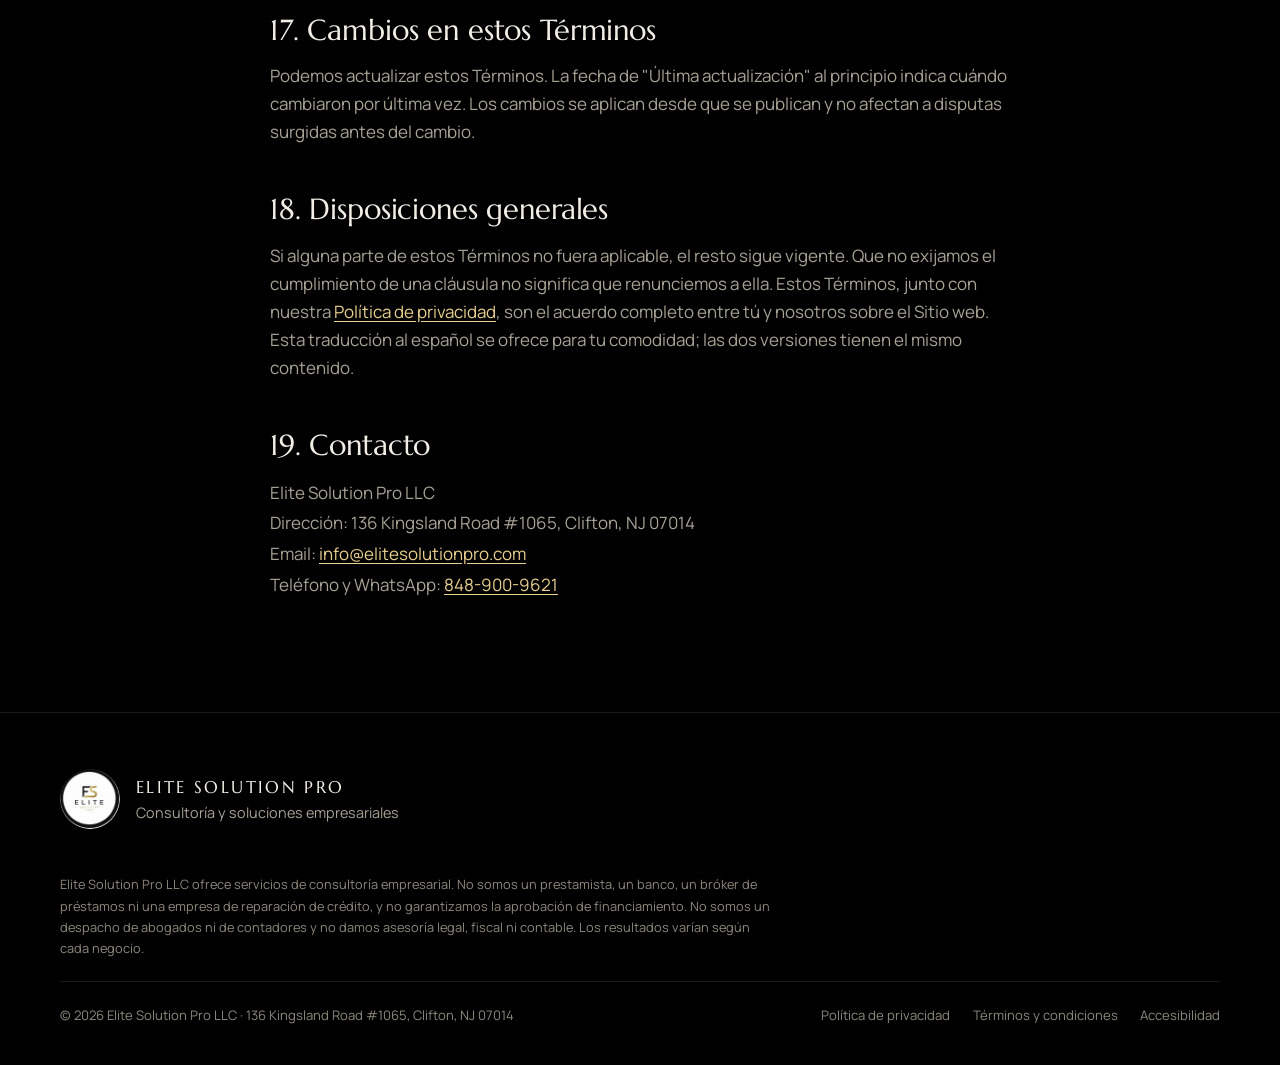
<file: es/terminos.html>
<!doctype html>
<html lang="es"><head>
<meta charset="utf-8">
<meta name="viewport" content="width=device-width, initial-scale=1, viewport-fit=cover">
<title>Términos y condiciones | Elite Solution Pro</title>
<meta name="description" content="Términos y condiciones de uso de elitesolutionpro.com y de la consulta gratis de Elite Solution Pro LLC, firma de consultoría empresarial.">
<meta name="robots" content="index, follow">
<link rel="canonical" href="https://www.elitesolutionpro.com/es/terminos">
<link rel="alternate" hreflang="en" href="https://www.elitesolutionpro.com/terms">
<link rel="alternate" hreflang="es" href="https://www.elitesolutionpro.com/es/terminos">
<link rel="alternate" hreflang="x-default" href="https://www.elitesolutionpro.com/terms">
<meta name="theme-color" content="#000000">
<meta property="og:site_name" content="Elite Solution Pro">
<meta property="og:title" content="Términos y condiciones | Elite Solution Pro">
<meta property="og:description" content="Términos y condiciones de uso de elitesolutionpro.com y de la consulta gratis de Elite Solution Pro LLC, firma de consultoría empresarial.">
<meta property="og:type" content="website">
<meta property="og:url" content="https://www.elitesolutionpro.com/es/terminos">
<meta property="og:locale" content="es_US">
<meta property="og:image" content="https://www.elitesolutionpro.com/og-image.jpg">
<link rel="icon" type="image/png" sizes="64x64" href="/favicon.png">
<link rel="apple-touch-icon" sizes="180x180" href="/apple-touch-icon.png">
<link rel="manifest" href="/site.webmanifest">
<link rel="preload" as="font" type="font/woff2" href="/assets/fonts/manrope-latin.woff2" crossorigin="">
<link rel="stylesheet" href="/assets/css/styles.css?v=3">
<script type="application/ld+json">{"@context":"https://schema.org","@type":"WebPage","@id":"https://www.elitesolutionpro.com/es/terminos#webpage","url":"https://www.elitesolutionpro.com/es/terminos","name":"Términos y condiciones | Elite Solution Pro","description":"Términos y condiciones de uso de elitesolutionpro.com y de la consulta gratis de Elite Solution Pro LLC, firma de consultoría empresarial.","inLanguage":"es","dateModified":"2026-11-04","isPartOf":{"@id":"https://www.elitesolutionpro.com/#website"},"publisher":{"@id":"https://www.elitesolutionpro.com/#business"}}</script>
</head>
<body class="legal-page">
<a class="skip" href="#main">Saltar al contenido</a>
<header class="site-header scrolled">
  <div class="wrap header-inner">
    <a class="brand" href="/es" aria-label="Elite Solution Pro">
      <img src="/logo.webp" width="48" height="48" alt="">
      <span class="brand-text">Elite Solution Pro<small>Consultoría empresarial</small></span>
    </a>
    <div class="header-actions">
      <div class="lang" role="group" aria-label="Idioma / Language">
        <a href="/terms" hreflang="en" lang="en">EN</a>
        <a href="/es/terminos" hreflang="es" lang="es" aria-current="true">ES</a>
      </div>
      <a class="btn btn-gold header-cta" href="/es#contacto">Consulta gratis</a>
    </div>
  </div>
</header>
<main id="main" class="legal">
  <article class="wrap legal-doc">
    <h1>Términos y condiciones</h1>
    <p class="legal-meta">Última actualización: <time datetime="2026-11-04">4 de noviembre de 2026</time></p>
    <p class="lead">Estos Términos y condiciones ("Términos") regulan el uso de www.elitesolutionpro.com (el "Sitio web") y de nuestra consulta gratis. El Sitio web lo opera <strong>Elite Solution Pro LLC</strong> ("Elite Solution Pro", "nosotros"). Al usar el Sitio web aceptas estos Términos. Si no estás de acuerdo, no uses el Sitio web.</p>
    <nav class="legal-toc" aria-labelledby="toc-h"><p id="toc-h">Contenido</p><ol><li><a href="#servicios">Quiénes somos y qué hacemos</a></li><li><a href="#sin-asesoria">No damos asesoría legal, fiscal, contable ni de inversión</a></li><li><a href="#no-prestamos">No somos prestamistas, brókers ni reparadores de crédito</a></li><li><a href="#referencias">Proveedores externos y recomendaciones</a></li><li><a href="#consulta">Consulta gratis</a></li><li><a href="#pago">Servicios de pago</a></li><li><a href="#herramientas">Herramientas y ejemplos del Sitio web</a></li><li><a href="#testimonios">Testimonios</a></li><li><a href="#uso">Uso aceptable</a></li><li><a href="#propiedad">Propiedad intelectual</a></li><li><a href="#enlaces">Enlaces y servicios de terceros</a></li><li><a href="#garantias">Exclusión de garantías</a></li><li><a href="#responsabilidad">Limitación de responsabilidad</a></li><li><a href="#indemnizacion">Indemnización</a></li><li><a href="#nj">Aviso para residentes de New Jersey y derechos del consumidor</a></li><li><a href="#ley">Ley aplicable y disputas</a></li><li><a href="#cambios">Cambios en estos Términos</a></li><li><a href="#general">Disposiciones generales</a></li><li><a href="#contacto">Contacto</a></li></ol></nav>
    <section aria-labelledby="servicios"><h2 id="servicios">1. Quiénes somos y qué hacemos</h2><p>Somos una firma de consultoría empresarial. Ayudamos a emprendedores y pequeños negocios a organizar su estructura, sus finanzas y sus procesos, a prepararse para conseguir financiamiento y a usar herramientas de automatización e IA. Según el servicio contratado, podemos ayudarte a preparar y presentar trámites de tu empresa ante agencias del gobierno con la información y las decisiones que tú nos des.</p></section>
    <section aria-labelledby="sin-asesoria"><h2 id="sin-asesoria">2. No damos asesoría legal, fiscal, contable ni de inversión</h2><div class="legal-box"><p><strong>No somos un despacho de abogados, ni una firma de contadores, ni asesores de inversión registrados.</strong> Nuestros consultores no actúan como tus abogados, contadores públicos (CPA) ni asesores financieros, y nada en el Sitio web ni en nuestras consultas es asesoría legal, fiscal, contable ni de inversión. La información del Sitio web es general y educativa y puede no ajustarse a tu situación. Para decisiones legales, fiscales o contables, consulta a un profesional con licencia.</p></div></section>
    <section aria-labelledby="no-prestamos"><h2 id="no-prestamos">3. No somos prestamistas, brókers ni reparadores de crédito</h2><p>No prestamos dinero, no somos un banco, ni un bróker de préstamos, ni una empresa de reparación de crédito, y no prometemos mejorar el reporte ni la puntuación de crédito de nadie. Las decisiones de financiamiento las toman únicamente los prestamistas y otros terceros. <strong>Nadie puede garantizar que te aprueben un financiamiento</strong>, y nosotros tampoco.</p></section>
    <section aria-labelledby="referencias"><h2 id="referencias">4. Proveedores externos y recomendaciones</h2><p>Podemos sugerirte bancos, prestamistas, programas u otros proveedores. Tú decides si trabajas con ellos, y tu relación con ellos se rige por sus propios términos. No somos responsables de sus productos, servicios, decisiones ni tarifas. Si alguna vez recibimos una compensación de un tercero relacionada con una recomendación, te lo diremos antes de que decidas trabajar con ese tercero.</p></section>
    <section aria-labelledby="consulta"><h2 id="consulta">5. Consulta gratis</h2><p>La primera consulta es gratis y no te obliga a comprar nada. En ella revisamos tu situación y te explicamos tus opciones. La fecha depende de la disponibilidad. Una consulta gratis no crea una relación de cliente ni un acuerdo para prestar servicios de pago.</p></section>
    <section aria-labelledby="pago"><h2 id="pago">6. Servicios de pago</h2><p>Los servicios de pago solo se prestan con una propuesta o un acuerdo por escrito aparte que describa el trabajo, las tarifas, la forma de pago, los plazos y las condiciones de cancelación y reembolso. Si ese acuerdo contradice estos Términos, para esos servicios manda el acuerdo. Las tasas del gobierno y los costos de terceros se pagan aparte salvo que el acuerdo diga otra cosa.</p></section>
    <section aria-labelledby="herramientas"><h2 id="herramientas">7. Herramientas y ejemplos del Sitio web</h2><p>El autodiagnóstico, el ejemplo de diagnóstico, los indicadores de preparación y la calculadora de ahorro son <strong>solo ilustrativos</strong>. Sus porcentajes y cantidades no son una evaluación de tu negocio, ni una promesa de resultados, ni una opinión profesional. Los resultados reales dependen de muchos factores y varían según cada negocio.</p></section>
    <section aria-labelledby="testimonios"><h2 id="testimonios">8. Testimonios</h2><p>Los testimonios del Sitio web reflejan experiencias individuales de clientes. No son una garantía ni una predicción de los resultados que obtendrás, y los resultados varían según cada negocio.</p></section>
    <section aria-labelledby="uso"><h2 id="uso">9. Uso aceptable</h2><p>Te comprometes a usar el Sitio web de forma legal y a darnos información verdadera. No puedes:</p><ul><li>Usar el Sitio web para incumplir la ley o los derechos de otras personas.</li><li>Intentar acceder sin autorización al Sitio web o a sus sistemas, o interrumpirlos.</li><li>Copiar, extraer o reutilizar el contenido del Sitio web con fines comerciales sin nuestro permiso por escrito.</li><li>Enviar spam, software malicioso o información engañosa por nuestros canales de contacto.</li></ul></section>
    <section aria-labelledby="propiedad"><h2 id="propiedad">10. Propiedad intelectual</h2><p>Los textos, el diseño, el logo, los gráficos y el código del Sitio web pertenecen a Elite Solution Pro o a sus licenciantes y están protegidos por las leyes de derechos de autor y marcas de Estados Unidos. Las fotografías se usan con licencia. Puedes ver e imprimir páginas para tu uso personal y no comercial. Cualquier otro uso necesita nuestro permiso por escrito. "Elite Solution Pro" y nuestro logo son marcas nuestras.</p></section>
    <section aria-labelledby="enlaces"><h2 id="enlaces">11. Enlaces y servicios de terceros</h2><p>El Sitio web enlaza a servicios que no controlamos, como WhatsApp e Instagram. Su uso se rige por sus propios términos y políticas de privacidad, y no somos responsables de su contenido ni de sus prácticas.</p></section>
    <section aria-labelledby="garantias"><h2 id="garantias">12. Exclusión de garantías</h2><p class="caps">El Sitio web y su contenido se ofrecen "tal cual" y "según disponibilidad". En la medida que permita la ley, excluimos toda garantía, expresa o implícita, incluidas las de comerciabilidad, idoneidad para un fin concreto y no infracción. No garantizamos que el Sitio web funcione sin interrupciones, sin errores o sin componentes dañinos, ni que su información esté completa o actualizada.</p></section>
    <section aria-labelledby="responsabilidad"><h2 id="responsabilidad">13. Limitación de responsabilidad</h2><p class="caps">En la medida que permita la ley, Elite Solution Pro y sus miembros, empleados y colaboradores no serán responsables de daños indirectos, incidentales, especiales, consecuentes o punitivos, ni de pérdida de beneficios, ingresos o datos, derivados del uso del Sitio web o de la consulta gratis. Nuestra responsabilidad total por cualquier reclamación relacionada con el Sitio web o la consulta gratis no superará cien dólares estadounidenses (100 $).</p><p>Estas limitaciones no se aplican a la responsabilidad por fraude, negligencia grave o conducta intencionada por nuestra parte, ni a los servicios de pago, que se rigen por su propio acuerdo por escrito.</p></section>
    <section aria-labelledby="indemnizacion"><h2 id="indemnizacion">14. Indemnización</h2><p>Si haces un mal uso del Sitio web o incumples estos Términos y eso provoca una reclamación de un tercero contra nosotros, te comprometes a cubrir las pérdidas y los costos razonables (incluidos honorarios razonables de abogados) que resulten de ese mal uso o incumplimiento.</p></section>
    <section aria-labelledby="nj"><h2 id="nj">15. Aviso para residentes de New Jersey y derechos del consumidor</h2><p>Nada en estos Términos limita los derechos que tengas según la Ley de Fraude al Consumidor de New Jersey (New Jersey Consumer Fraud Act), la ley New Jersey Truth-in-Consumer Contract, Warranty and Notice Act o cualquier otra ley de protección del consumidor que no se pueda renunciar. Si resides en New Jersey, las Secciones 12, 13 y 14 solo se aplican en la medida que lo permita la ley de New Jersey; en particular, no limitan nuestra responsabilidad por nuestra propia negligencia cuando la ley de New Jersey no permita esa limitación, ni limitan la indemnización por daños punitivos, honorarios de abogados o costos que te conceda la ley de New Jersey.</p></section>
    <section aria-labelledby="ley"><h2 id="ley">16. Ley aplicable y disputas</h2><p>Estos Términos se rigen por las leyes del Estado de New Jersey, sin aplicar sus normas sobre conflicto de leyes. Si surge una disputa, contáctanos primero para intentar resolverla de forma amistosa. Si no se resuelve, la decidirán los tribunales estatales del condado de Passaic, New Jersey, o el Tribunal de Distrito de Estados Unidos para el Distrito de New Jersey, salvo que la ley de tu estado de residencia te dé derecho a presentar la reclamación donde vives.</p></section>
    <section aria-labelledby="cambios"><h2 id="cambios">17. Cambios en estos Términos</h2><p>Podemos actualizar estos Términos. La fecha de "Última actualización" al principio indica cuándo cambiaron por última vez. Los cambios se aplican desde que se publican y no afectan a disputas surgidas antes del cambio.</p></section>
    <section aria-labelledby="general"><h2 id="general">18. Disposiciones generales</h2><p>Si alguna parte de estos Términos no fuera aplicable, el resto sigue vigente. Que no exijamos el cumplimiento de una cláusula no significa que renunciemos a ella. Estos Términos, junto con nuestra <a href="/es/privacidad">Política de privacidad</a>, son el acuerdo completo entre tú y nosotros sobre el Sitio web. Esta traducción al español se ofrece para tu comodidad; las dos versiones tienen el mismo contenido.</p></section>
    <section aria-labelledby="contacto"><h2 id="contacto">19. Contacto</h2><address class="legal-contact">Elite Solution Pro LLC<br>Dirección: 136 Kingsland Road #1065, Clifton, NJ 07014<br>Email: <a href="mailto:info@elitesolutionpro.com">info@elitesolutionpro.com</a><br>Teléfono y WhatsApp: <a href="tel:+18489009621">848-900-9621</a></address></section>
  </article>
</main>
<footer class="site-footer">
  <div class="wrap">
    <a class="footer-brand" href="/es"><img src="/logo.webp" width="60" height="60" alt="" loading="lazy"><span><strong>Elite Solution Pro</strong><span>Consultoría y soluciones empresariales</span></span></a>
    <p class="disclaimer">Elite Solution Pro LLC ofrece servicios de consultoría empresarial. No somos un prestamista, un banco, un bróker de préstamos ni una empresa de reparación de crédito, y no garantizamos la aprobación de financiamiento. No somos un despacho de abogados ni de contadores y no damos asesoría legal, fiscal ni contable. Los resultados varían según cada negocio.</p>
    <div class="footer-bottom"><span>© 2026 Elite Solution Pro LLC · 136 Kingsland Road #1065, Clifton, NJ 07014</span><nav class="legal-links" aria-label="Legal"><a href="/es/privacidad">Política de privacidad</a><a href="/es/terminos" aria-current="page">Términos y condiciones</a><a href="/es/accesibilidad">Accesibilidad</a></nav></div>
  </div>
</footer>
</body></html>
</file>
<file: assets/css/styles.css>
@font-face{font-family:"Manrope";font-style:normal;font-weight:400 700;font-display:swap;src:url(/assets/fonts/manrope-latin.woff2) format("woff2")}
@font-face{font-family:"Marcellus";font-style:normal;font-weight:400;font-display:swap;src:url(/assets/fonts/marcellus-latin.woff2) format("woff2")}
@font-face{font-family:"Marcellus Fallback";src:local("Times New Roman"),local("Georgia");size-adjust:104%;ascent-override:92%;descent-override:26%}
@font-face{font-family:"Manrope Fallback";src:local("Arial");size-adjust:104%;ascent-override:96%;descent-override:26%}
:root{
  --bg:#000;--raised:#131210;--raised-2:#1B1916;
  --line:rgba(255,255,255,.1);--line-strong:rgba(255,255,255,.18);
  --text:#F2EEE6;--muted:#A8A295;--faint:#8E887C;
  --gold:#C9A24A;--gold-hi:#E8CF8E;--gold-ink:#1A1306;
  --paper:#F5F0E4;--paper-2:#EAE3D2;--ink:#1B1915;--ink-muted:#6A6355;--paper-line:rgba(27,25,21,.12);
  --red:#E0483C;--orange:#F07E2F;--yellow:#F2C23A;--lime:#9BCB4A;--green:#3FB66B;
  --serif:"Marcellus","Marcellus Fallback",Georgia,serif;
  --sans:"Manrope","Manrope Fallback","Segoe UI",Arial,sans-serif;
  --wrap:1160px;
}
*,*::before,*::after{box-sizing:border-box}
html{scroll-behavior:smooth;scroll-padding-top:88px;-webkit-text-size-adjust:100%}
@media (prefers-reduced-motion:reduce){html{scroll-behavior:auto}*{transition-duration:.01ms!important}}
body{margin:0;background:var(--bg);color:var(--text);font-family:var(--sans);font-size:1.0625rem;line-height:1.65;-webkit-font-smoothing:antialiased;font-feature-settings:"tnum" 0}
img,svg{max-width:100%;display:block}
a{color:inherit}
a[href^="tel"],a[href*="wa.me"]{white-space:nowrap}
h1,h2,h3{font-family:var(--serif);font-weight:400;line-height:1.1;letter-spacing:-.005em;margin:0;text-wrap:balance}
p{margin:0}
.wrap{width:min(100% - 2.75rem,var(--wrap));margin-inline:auto}
.sr-only{position:absolute;width:1px;height:1px;overflow:hidden;clip:rect(0 0 0 0);white-space:nowrap}
.skip{position:absolute;left:-999px;top:0;z-index:100;background:var(--gold);color:var(--gold-ink);padding:.6rem 1rem;font-weight:700}
.skip:focus{left:1rem;top:1rem}
:focus-visible{outline:2px solid var(--gold-hi);outline-offset:3px;border-radius:4px}
.num{font-variant-numeric:tabular-nums}

/* buttons */
.btn{display:inline-flex;align-items:center;justify-content:center;gap:.6rem;font:600 .98rem/1 var(--sans);text-decoration:none;border:0;cursor:pointer;padding:1rem 1.45rem;border-radius:999px;transition:background-color .2s,color .2s,box-shadow .2s;white-space:nowrap}
.btn svg{width:19px;height:19px;flex:none}
.btn-gold{background:var(--gold);color:var(--gold-ink)}
.btn-gold:hover{background:#D9B560}
.btn-line{background:transparent;color:var(--text);box-shadow:inset 0 0 0 1px var(--line-strong)}
.btn-line:hover{box-shadow:inset 0 0 0 1px var(--gold)}
.btn-ink{background:var(--ink);color:var(--paper)}
.btn-ink:hover{background:#2E2B25}
.btn-wrap{white-space:normal;text-align:center;line-height:1.3}

/* header */
.site-header{position:sticky;top:0;z-index:50;padding-top:env(safe-area-inset-top,0px);background:rgba(0,0,0,.78);backdrop-filter:blur(14px);-webkit-backdrop-filter:blur(14px);border-bottom:1px solid transparent;transition:border-color .3s}
.site-header.scrolled{border-bottom-color:var(--line)}
.header-inner{display:flex;align-items:center;gap:1.6rem;height:78px}
.brand{display:flex;align-items:center;gap:.85rem;text-decoration:none;margin-right:auto}
.brand img{width:48px;height:48px;border-radius:50%}
.brand-text{font-family:var(--serif);font-size:1.05rem;letter-spacing:.16em;line-height:1.2;text-transform:uppercase}
.brand-text small{display:block;font-family:var(--sans);font-size:.72rem;letter-spacing:.02em;text-transform:none;color:var(--muted)}
.main-nav{display:flex;gap:1.7rem}
.main-nav a{text-decoration:none;font-size:.92rem;color:var(--muted);transition:color .2s}
.main-nav a:hover{color:var(--text)}
.header-actions{display:flex;align-items:center;gap:.9rem}
.lang{display:inline-flex;gap:.1rem}
.lang button{border:0;background:transparent;font:600 .82rem var(--sans);padding:.35rem .45rem;cursor:pointer;color:var(--faint);border-radius:6px}
.lang button[aria-pressed="true"]{color:var(--gold-hi)}
.lang button:hover{color:var(--text)}
.icon-btn{display:grid;place-items:center;width:40px;height:40px;border-radius:50%;color:var(--text);box-shadow:inset 0 0 0 1px var(--line-strong);transition:box-shadow .2s,color .2s}
.icon-btn:hover{box-shadow:inset 0 0 0 1px var(--gold);color:var(--gold-hi)}
.icon-btn svg{width:19px;height:19px}
.header-cta{padding:.8rem 1.2rem;font-size:.9rem}
.menu-btn{display:none;border:0;background:transparent;cursor:pointer;width:44px;height:44px;padding:11px}
.menu-btn span{display:block;height:1.5px;background:var(--text);margin:6px 0}
.mobile-nav{margin:0;top:calc(78px + env(safe-area-inset-top,0px));left:1rem;right:1rem;width:auto;border:1px solid var(--line);border-radius:16px;padding:.6rem;background:var(--raised);color:var(--text)}
.mobile-nav a{display:block;padding:.95rem .7rem;text-decoration:none;font-family:var(--serif);font-size:1.25rem;border-bottom:1px solid var(--line)}
.mobile-nav a:last-child{border-bottom:0;color:var(--gold-hi)}
@media (max-width:1040px){.main-nav{display:none}.menu-btn{display:block}}
@media (max-width:640px){.header-cta{display:none}.brand-text small{display:none}}
@media (max-width:460px){.brand-text{display:none}.header-actions{gap:.5rem}}

/* sections */
.section{padding:clamp(5rem,10vw,8.5rem) 0}
.section + .section{border-top:1px solid var(--line)}
.alt{background:var(--raised)}
.head{max-width:640px}
.head h2{font-size:clamp(2.1rem,1.5rem + 2.4vw,3.3rem)}
.head p{margin-top:1.2rem;color:var(--muted);font-size:1.12rem;max-width:56ch}
.cv{content-visibility:auto;contain-intrinsic-size:auto 900px}

/* hero */
.hero{position:relative;isolation:isolate;overflow:hidden;padding:clamp(4rem,9vw,7.5rem) 0 clamp(4.5rem,9vw,7.5rem)}
.hero-bg{position:absolute;inset:0;z-index:-2}
.hero-bg img{width:100%;height:100%;object-fit:cover;object-position:70% 50%;opacity:.42;filter:saturate(.8)}
.hero::before{content:"";position:absolute;inset:0;z-index:-1;background:linear-gradient(90deg,#000 0%,rgba(0,0,0,.92) 38%,rgba(0,0,0,.4) 75%,rgba(0,0,0,.6) 100%),linear-gradient(0deg,#000 0%,transparent 35%)}
.hero-grid{display:grid;grid-template-columns:1.15fr .85fr;gap:clamp(2.5rem,6vw,5rem);align-items:center}
.hero h1{font-size:clamp(2.5rem,1.5rem + 3.8vw,4.4rem);line-height:1.06;max-width:16ch}
.hero-lead{margin-top:1.6rem;font-size:clamp(1.08rem,1rem + .3vw,1.22rem);color:#CFC9BC;max-width:40ch}
.hero-actions{display:flex;flex-wrap:wrap;gap:.75rem;margin-top:2.2rem}
.hero-proof{display:flex;flex-wrap:wrap;gap:.5rem 1.6rem;margin-top:2rem;font-size:.9rem;color:var(--muted)}
.hero-proof span,.hero-proof a{display:inline-flex;align-items:center;gap:.5rem;text-decoration:none}
.hero-proof a:hover{color:var(--text)}
.hero-proof svg{width:16px;height:16px;color:var(--gold)}

.gauge-card{background:rgba(19,18,16,.86);backdrop-filter:blur(10px);-webkit-backdrop-filter:blur(10px);border:1px solid rgba(201,162,74,.28);border-radius:22px;padding:2rem 1.8rem 1.8rem}
.gauge-title{font-size:.95rem;color:var(--muted);text-align:center}
.gauge{position:relative;margin:.8rem auto 0;max-width:340px}
.gauge svg{width:100%;height:auto;overflow:visible}
.gauge .arcs path{fill:none;stroke-width:22;stroke-linecap:butt}
.gauge .ticks text{font:500 11px var(--sans);fill:rgba(255,255,255,.45);text-anchor:middle}
.needle{transform-origin:160px 160px;transition:transform 1.3s cubic-bezier(.3,1.2,.5,1)}
.gauge-read{text-align:center;margin-top:.3rem}
.gauge-num{font:600 3.2rem/1 var(--sans);font-variant-numeric:tabular-nums;letter-spacing:-.02em}
.gauge-tier{display:block;margin-top:.45rem;font-size:.92rem;font-weight:600;transition:color .4s}
.gauge-foot{margin-top:1.5rem;padding-top:1.2rem;border-top:1px solid var(--line);display:flex;justify-content:space-between;gap:1rem;font-size:.9rem;color:var(--muted)}
.gauge-foot b{display:block;font:600 1.15rem var(--sans);color:var(--text);font-variant-numeric:tabular-nums}
@media (max-width:920px){.hero-grid{grid-template-columns:1fr}.gauge-card{max-width:460px}}

/* score */
.score-grid{display:grid;grid-template-columns:1fr 1fr;gap:clamp(2.5rem,6vw,5rem);align-items:start}
.compare{width:100%;border-collapse:collapse;margin-top:2.4rem;font-size:.98rem}
.compare th{font:600 2rem/1 var(--sans);font-variant-numeric:tabular-nums;text-align:left;padding:0 0 1rem;width:50%}
.compare th.bad{color:#FF8478}.compare th.good{color:#7FE3A7}
.compare th small{display:block;font-size:.85rem;font-weight:500;color:var(--muted);margin-top:.45rem}
.compare td{padding:.85rem 1rem .85rem 0;border-top:1px solid var(--line);color:#D8D2C5;vertical-align:top}
.law{margin-top:2.2rem;padding-left:1.2rem;border-left:2px solid var(--gold)}
.law strong{display:block;font-family:var(--serif);font-weight:400;font-size:1.3rem}
.law p{margin-top:.4rem;color:var(--muted);font-size:.96rem}
.sim{background:var(--raised-2);border:1px solid var(--line);border-radius:22px;padding:clamp(1.6rem,3vw,2.2rem)}
.sim .gauge{max-width:360px;margin-top:0}
.range-wrap{margin-top:2.2rem}
.range-wrap label{display:flex;justify-content:space-between;font-size:.88rem;color:var(--muted);margin-bottom:.8rem}
input[type=range]{-webkit-appearance:none;appearance:none;width:100%;height:6px;border-radius:999px;background:linear-gradient(90deg,var(--red) 0 20%,var(--orange) 20% 40%,var(--yellow) 40% 60%,var(--lime) 60% 80%,var(--green) 80% 100%);cursor:pointer}
input[type=range]::-webkit-slider-thumb{-webkit-appearance:none;width:26px;height:26px;border-radius:50%;background:var(--text);border:5px solid var(--bg);box-shadow:0 0 0 1px var(--gold)}
input[type=range]::-moz-range-thumb{width:18px;height:18px;border-radius:50%;background:var(--text);border:5px solid var(--bg);box-shadow:0 0 0 1px var(--gold)}
.checks{margin:2rem 0 0;border:0;padding:0;display:grid;gap:.55rem;min-width:0}
.checks legend{font-size:.88rem;color:var(--muted);margin-bottom:.8rem;padding:0}
.checks label{display:flex;gap:.75rem;align-items:center;padding:.7rem .9rem;border:1px solid var(--line);border-radius:12px;cursor:pointer;font-size:.95rem;transition:border-color .2s,background-color .2s}
.checks label:has(input:checked){border-color:var(--gold);background:rgba(201,162,74,.08)}
.checks input{width:18px;height:18px;accent-color:#C9A24A;flex:none;margin:0}
.sim-text{margin-top:1.3rem;min-height:3.3em;color:#D8D2C5}
.sim .btn{width:100%;margin-top:1.2rem}
.note{font-size:.8rem;color:var(--faint);margin-top:1rem}
.sim .note{text-align:center}
@media (max-width:920px){.score-grid{grid-template-columns:1fr}}

/* services */
.svc-layout{display:grid;grid-template-columns:minmax(0,.8fr) minmax(0,1.2fr);gap:clamp(2.5rem,6vw,5rem);align-items:start;margin-top:clamp(3rem,6vw,4rem)}
.svc-media{margin:0;position:sticky;top:110px;aspect-ratio:4/5;border-radius:14px;overflow:hidden;background:var(--raised-2)}
.svc-media img{position:absolute;inset:0;width:100%;height:100%;object-fit:cover;opacity:0;transition:opacity .7s ease;filter:saturate(.85)}
.svc-media img.on{opacity:1}
.svc-list{border-top:1px solid var(--line)}
.svc{padding:2.1rem 0;border-bottom:1px solid var(--line)}
.svc h3{font-size:clamp(1.55rem,1.3rem + .8vw,1.95rem);color:var(--text);transition:color .3s}
.svc.active h3{color:var(--gold-hi)}
.svc-main{display:inline-block;margin-left:.6rem;font:600 .78rem var(--sans);color:var(--gold);vertical-align:middle;letter-spacing:0}
.svc p{margin-top:.6rem;color:var(--muted);max-width:52ch}
.svc ul{list-style:none;margin:1rem 0 0;padding:0;display:flex;flex-wrap:wrap;gap:.5rem}
.svc li{font-size:.86rem;padding:.4rem .8rem;border-radius:999px;box-shadow:inset 0 0 0 1px var(--line-strong);color:#D8D2C5}
.svc-thumb{display:none}
@media (max-width:920px){
  .svc-layout{grid-template-columns:1fr}.svc-media{display:none}
  .svc-thumb{display:block;width:100%;height:auto;aspect-ratio:16/10;object-fit:cover;border-radius:12px;margin-bottom:1.2rem;background:var(--raised-2)}
}

/* steps */
.steps{list-style:none;margin:clamp(3rem,6vw,4rem) 0 0;padding:0;display:grid;grid-template-columns:repeat(4,1fr);gap:2rem}
.step{border-top:1px solid var(--line-strong);padding-top:1.4rem}
.step-num{font:600 .95rem var(--sans);color:var(--gold);font-variant-numeric:tabular-nums}
.step h3{font-size:1.45rem;margin-top:.9rem}
.step p{margin-top:.6rem;color:var(--muted);font-size:.97rem}
@media (max-width:920px){.steps{grid-template-columns:1fr 1fr;gap:2.4rem 2rem}}
@media (max-width:540px){.steps{grid-template-columns:1fr}}

/* report */
.report-grid{display:grid;grid-template-columns:.85fr 1.15fr;gap:clamp(2.5rem,6vw,5rem);align-items:center}
.report-grid .btn{margin-top:2rem}
.paper{background:var(--paper);color:var(--ink);border-radius:6px;padding:clamp(1.4rem,3vw,2.2rem);box-shadow:0 30px 80px -40px rgba(0,0,0,.9)}
.paper-head{display:flex;justify-content:space-between;align-items:flex-end;gap:1rem;padding-bottom:1.1rem;border-bottom:1.5px solid var(--ink)}
.paper-head h3{font-size:1.45rem}
.paper-head small{display:block;margin-top:.3rem;font-size:.85rem;color:var(--ink-muted)}
.paper-score{text-align:right}
.paper-score strong{display:block;font:600 2.6rem/1 var(--sans);font-variant-numeric:tabular-nums;transition:color .5s}
.paper-score small{font-weight:600}
.rows{list-style:none;margin:0;padding:0}
.rows li{display:grid;grid-template-columns:1fr auto;gap:.15rem 1rem;align-items:center;padding:1rem 0;border-bottom:1px solid var(--paper-line)}
.rows li:last-child{border-bottom:0}
.rows b{font-weight:600;font-size:.98rem}
.rows small{grid-column:1;color:var(--ink-muted);font-size:.84rem}
.status{grid-row:1/3;grid-column:2;font-size:.82rem;font-weight:600;padding:.3rem .7rem;border-radius:6px;white-space:nowrap;transition:background-color .4s,color .4s}
.status.neg{background:rgba(224,72,60,.12);color:#B8382D}
.status.dis{background:rgba(240,126,47,.14);color:#A8521A}
.status.ok{background:rgba(63,182,107,.15);color:#237A45}
.status.prog{background:rgba(201,162,74,.2);color:#7D5E16}
.paper .note{color:var(--ink-muted)}
@media (max-width:920px){.report-grid{grid-template-columns:1fr}}

/* calculator */
.calc{display:grid;grid-template-columns:1fr 1fr;margin-top:clamp(3rem,6vw,4rem);border:1px solid var(--line);border-radius:22px;overflow:hidden}
.calc-in{padding:clamp(1.6rem,3vw,2.4rem);display:grid;gap:1.8rem;align-content:start;background:var(--raised-2)}
.seg{display:grid;grid-template-columns:1fr 1fr;padding:4px;border-radius:999px;box-shadow:inset 0 0 0 1px var(--line-strong)}
.seg input{position:absolute;opacity:0;pointer-events:none}
.seg label{display:flex;justify-content:center;align-items:center;gap:.5rem;padding:.75rem;border-radius:999px;font-weight:600;cursor:pointer;color:var(--muted);transition:background-color .25s,color .25s}
.seg label svg{width:19px;height:19px}
.seg input:checked + label{background:var(--text);color:var(--bg)}
.seg input:focus-visible + label{outline:2px solid var(--gold-hi);outline-offset:2px}
.c-field label{display:flex;justify-content:space-between;align-items:baseline;font-size:.9rem;color:var(--muted);margin-bottom:.9rem}
.c-field output{font:600 1.5rem var(--sans);color:var(--text);font-variant-numeric:tabular-nums}
.c-field input[type=range]{background:linear-gradient(90deg,var(--gold) 0 var(--p,50%),var(--line-strong) var(--p,50%) 100%);height:4px}
.rates{display:grid;grid-template-columns:1fr 1fr;gap:1rem}
.rate label{display:block;font-size:.85rem;color:var(--muted)}
.rate div{display:flex;align-items:baseline;gap:.2rem;margin-top:.4rem;padding-bottom:.4rem;border-bottom:1px solid var(--line-strong)}
.rate:focus-within div{border-bottom-color:var(--gold)}
.rate input{width:4.4ch;border:0;background:transparent;font:600 1.7rem var(--sans);color:var(--text);padding:0;font-variant-numeric:tabular-nums}
.rate input:focus{outline:0}
.rate span{font-weight:600;color:var(--muted)}
.rate.low label::before,.rate.high label::before{content:"";display:inline-block;width:8px;height:8px;border-radius:50%;margin-right:.45rem;vertical-align:1px}
.rate.low label::before{background:var(--red)}.rate.high label::before{background:var(--green)}
.calc-term{font-size:.88rem;color:var(--faint)}
.calc-out{padding:clamp(1.6rem,3vw,2.4rem);display:flex;flex-direction:column;background:var(--bg)}
.pay{display:grid;gap:1.2rem}
.pay-row{display:grid;grid-template-columns:1fr auto;gap:.5rem 1rem;align-items:baseline}
.pay-row small{font-size:.9rem;color:var(--muted)}
.pay-row strong{font:600 1.5rem var(--sans);font-variant-numeric:tabular-nums}
.bar{grid-column:1/-1;height:6px;border-radius:999px;background:var(--line);overflow:hidden}
.bar i{display:block;height:100%;border-radius:inherit;transition:width .5s cubic-bezier(.2,.8,.2,1)}
.pay-row.low .bar i{background:var(--red)}.pay-row.high .bar i{background:var(--green)}
.save{margin-top:auto;padding-top:2rem}
.save small{font-size:.95rem;color:var(--muted)}
.save-big{font:600 clamp(3rem,2.2rem + 3vw,4.4rem)/1 var(--sans);color:var(--gold-hi);margin-top:.4rem;letter-spacing:-.02em;font-variant-numeric:tabular-nums}
.save-total{margin-top:.7rem;color:#D8D2C5}
.save-total b{color:var(--text);font-variant-numeric:tabular-nums}
.calc-out .btn{margin-top:1.8rem;align-self:flex-start}
@media (max-width:900px){.calc{grid-template-columns:1fr}}

/* liberty */
.liberty{position:relative;isolation:isolate;overflow:hidden}
.liberty-img{position:absolute;top:0;right:0;bottom:0;width:min(50%,640px);z-index:-1}
.liberty-img img{width:100%;height:100%;object-fit:cover;object-position:40% 20%;filter:grayscale(1) contrast(1.15) brightness(.8)}
.liberty-img::after{content:"";position:absolute;inset:0;background:linear-gradient(90deg,#000 0%,rgba(0,0,0,.4) 50%,rgba(0,0,0,.15) 100%)}
.liberty .head h2{font-size:clamp(2.4rem,1.6rem + 3.2vw,4rem)}
.liberty .btn{margin-top:2.2rem}
@media (max-width:820px){.liberty-img{width:100%;opacity:.4}.liberty-img::after{background:linear-gradient(0deg,#000 15%,rgba(0,0,0,.5))}}

/* tips */
.tips{display:grid;grid-template-columns:repeat(4,1fr);gap:2rem;margin-top:clamp(3rem,6vw,4rem)}
.tip{border-top:1px solid var(--line-strong);padding-top:1.4rem;display:flex;flex-direction:column}
.tip h3{font-size:1.4rem}
.tip p{margin-top:.7rem;color:var(--muted);font-size:.96rem;flex:1}
.ig-row{display:flex;flex-wrap:wrap;align-items:center;justify-content:space-between;gap:1.2rem;margin-top:clamp(3rem,6vw,4rem);padding-top:2rem;border-top:1px solid var(--line)}
.ig-row div{display:flex;align-items:center;gap:1rem}
.ig-row img{width:52px;height:52px;border-radius:50%}
.ig-row strong{display:block;font-weight:600}
.ig-row small{color:var(--muted);font-size:.9rem}
@media (max-width:1000px){.tips{grid-template-columns:1fr 1fr}}
@media (max-width:540px){.tips{grid-template-columns:1fr}}

/* quotes */
.quotes{display:grid;grid-template-columns:repeat(3,1fr);gap:2.5rem;margin-top:clamp(3rem,6vw,4rem)}
.quote{margin:0;display:flex;flex-direction:column;justify-content:space-between;gap:1.6rem}
.quote blockquote{margin:0;font-family:var(--serif);font-size:1.45rem;line-height:1.35}
.quote figcaption{font-size:.92rem;color:var(--muted)}
.quote figcaption b{display:block;color:var(--text);font-weight:600}
.stars{color:var(--gold);letter-spacing:.2em;font-size:.85rem;margin-bottom:.9rem}
@media (max-width:900px){.quotes{grid-template-columns:1fr}}

/* faq */
.faq-grid{display:grid;grid-template-columns:.8fr 1.2fr;gap:clamp(2.5rem,6vw,5rem);align-items:start}
.faq-grid .head p a{color:var(--gold-hi)}
.faq-list{border-top:1px solid var(--line-strong)}
.faq-list details{border-bottom:1px solid var(--line)}
.faq-list summary{list-style:none;cursor:pointer;display:flex;justify-content:space-between;align-items:center;gap:1.5rem;padding:1.35rem 0;font-family:var(--serif);font-size:1.3rem;line-height:1.3}
.faq-list summary::-webkit-details-marker{display:none}
.pm{width:28px;height:28px;flex:none;position:relative;border-radius:50%;box-shadow:inset 0 0 0 1px var(--line-strong)}
.pm::before,.pm::after{content:"";position:absolute;left:50%;top:50%;width:11px;height:1.5px;background:var(--text);transform:translate(-50%,-50%)}
.pm::after{transform:translate(-50%,-50%) rotate(90deg);transition:transform .3s}
details[open] .pm::after{transform:translate(-50%,-50%) rotate(0)}
details[open] summary{color:var(--gold-hi)}
.faq-list details p{padding:0 3rem 1.5rem 0;color:var(--muted);max-width:62ch}
@media (max-width:860px){.faq-grid{grid-template-columns:1fr}}

/* contact */
.contact-grid{display:grid;grid-template-columns:.9fr 1.1fr;gap:clamp(2.5rem,6vw,5rem);align-items:start}
.direct{margin-top:2.2rem;display:grid;border-top:1px solid var(--line)}
.direct a,.direct div{display:flex;gap:1rem;align-items:center;padding:1rem 0;border-bottom:1px solid var(--line);text-decoration:none}
.direct a:hover strong{color:var(--gold-hi)}
.direct svg{width:21px;height:21px;color:var(--gold);flex:none}
.direct small{display:block;color:var(--faint);font-size:.8rem}
.direct strong{font-weight:600;transition:color .2s}
.form{background:var(--paper);color:var(--ink);border-radius:6px;padding:clamp(1.6rem,3vw,2.4rem);display:grid;grid-template-columns:1fr 1fr;gap:1.2rem}
.form h3{grid-column:1/-1;font-size:1.8rem}
.field{display:grid;gap:.4rem}
.field.full{grid-column:1/-1}
.field label{font-weight:600;font-size:.88rem}
.field input,.field select,.field textarea{font:inherit;font-size:1rem;color:var(--ink);background:#fff;border:1px solid var(--paper-line);border-radius:8px;padding:.8rem .9rem;width:100%;transition:border-color .2s,box-shadow .2s}
.field textarea{min-height:110px;resize:vertical}
.field input:focus,.field select:focus,.field textarea:focus{outline:0;border-color:#8F7230;box-shadow:0 0 0 3px rgba(201,162,74,.25)}
.form .btn{grid-column:1/-1}
.form-alt{grid-column:1/-1;text-align:center;font-size:.88rem;color:var(--ink-muted)}
.form-alt a{font-weight:600}
.form-status{grid-column:1/-1;font-size:.9rem;color:#9A2F24;min-height:1.2em;text-align:center}
@media (max-width:900px){.contact-grid{grid-template-columns:1fr}}
@media (max-width:520px){.form{grid-template-columns:1fr}}

/* footer */
.site-footer{border-top:1px solid var(--line);padding:3.5rem 0 calc(2.4rem + env(safe-area-inset-bottom,0px));font-size:.9rem;color:var(--muted)}
.footer-grid{display:grid;grid-template-columns:1.4fr 1fr 1fr;gap:2.4rem}
.footer-brand{display:inline-flex;gap:1rem;align-items:center;text-decoration:none}
.footer-brand img{width:60px;height:60px;border-radius:50%}
.footer-brand strong{display:block;font-family:var(--serif);font-weight:400;font-size:1.05rem;letter-spacing:.14em;text-transform:uppercase;color:var(--text)}
.footer-tag{margin-top:1.2rem;font-family:var(--serif);font-size:1.2rem;color:var(--text)}
.social{display:flex;gap:.6rem;margin-top:1.3rem}
.site-footer h4{font-family:var(--serif);font-weight:400;font-size:1.05rem;color:var(--text);margin:0 0 .9rem}
.site-footer a{text-decoration:none}
.site-footer a:hover{color:var(--text)}
.footer-links{display:grid;gap:.5rem}
.disclaimer{margin-top:2.4rem;font-size:.8rem;color:var(--faint);max-width:90ch}
.footer-bottom{margin-top:1.4rem;padding-top:1.4rem;border-top:1px solid var(--line);display:flex;flex-wrap:wrap;justify-content:space-between;gap:1rem;font-size:.82rem;color:var(--faint)}
@media (max-width:820px){.footer-grid{grid-template-columns:1fr}}

/* contact shortcuts */
.wa-float{position:fixed;right:24px;bottom:24px;z-index:45;width:58px;height:58px;border-radius:50%;display:grid;place-items:center;background:#25D366;color:#fff;box-shadow:0 12px 30px -12px rgba(0,0,0,.8);opacity:0;transform:translateY(12px);pointer-events:none;transition:opacity .3s,transform .3s}
.wa-float.show{opacity:1;transform:none;pointer-events:auto}
.wa-float svg{width:30px;height:30px}
.action-bar{display:none}
@media (max-width:640px){
  .wa-float{display:none}
  .action-bar{display:grid;grid-template-columns:1fr 1.4fr;gap:.6rem;position:fixed;left:0;right:0;bottom:0;z-index:40;padding:.7rem .9rem calc(.7rem + env(safe-area-inset-bottom,0px));background:rgba(0,0,0,.9);backdrop-filter:blur(12px);-webkit-backdrop-filter:blur(12px);border-top:1px solid var(--line);transform:translateY(110%);transition:transform .35s}
  .action-bar.show{transform:none}
  .action-bar .btn{padding:.85rem 1rem}
  .site-footer{padding-bottom:calc(6.5rem + env(safe-area-inset-bottom,0px))}
}

/* the one load moment: copy settles, needle sweeps (JS) */
@media (prefers-reduced-motion:no-preference){
  .hero-copy > *{animation:rise .9s cubic-bezier(.2,.8,.2,1) both}
  .hero-copy > :nth-child(2){animation-delay:.1s}
  .hero-copy > :nth-child(3){animation-delay:.2s}
  .hero-copy > :nth-child(4){animation-delay:.28s}
  .gauge-card{animation:rise 1s .25s cubic-bezier(.2,.8,.2,1) both}
}
@keyframes rise{from{opacity:0;transform:translateY(16px)}}

/* scroll motion (.rv / .in / .bars-* are added by JS only when motion is allowed) */
.rv{opacity:0;transform:translateY(30px);transition:opacity .9s cubic-bezier(.2,.8,.2,1) var(--d,0ms),transform 1s cubic-bezier(.2,.8,.2,1) var(--d,0ms)}
.rv.in{opacity:1;transform:none}
.bars-pre .bar i{width:0!important}
.bars-grow .bar i{transition-duration:1.2s}
.scroll-progress{position:absolute;left:0;right:0;bottom:-1px;height:2px;background:linear-gradient(90deg,var(--gold),var(--gold-hi));transform:scaleX(0);transform-origin:0 50%;pointer-events:none;will-change:transform}
.main-nav a{position:relative}
.main-nav a::after{content:"";position:absolute;left:0;right:0;bottom:-7px;height:1.5px;border-radius:2px;background:var(--gold);transform:scaleX(0);transition:transform .35s cubic-bezier(.2,.8,.2,1)}
.main-nav a.on{color:var(--text)}
.main-nav a.on::after{transform:scaleX(1)}
.btn{transition:background-color .2s,color .2s,box-shadow .25s,transform .25s cubic-bezier(.2,.8,.2,1)}
.btn:hover{transform:translateY(-2px)}
.btn-gold:hover{box-shadow:0 14px 30px -14px rgba(201,162,74,.75)}
.btn:active{transform:translateY(0)}
.svc-media img{transform:scale(1.07);transition:opacity .7s ease,transform 1.8s cubic-bezier(.2,.8,.2,1)}
.svc-media img.on{transform:none}
.svc li{transition:box-shadow .25s,color .25s}
.svc.active li{box-shadow:inset 0 0 0 1px rgba(201,162,74,.45)}
.liberty-img img{will-change:transform}
@media (prefers-reduced-motion:no-preference){
  .hero-bg{will-change:transform}
  .hero-bg img{animation:heroZoom 2.6s cubic-bezier(.2,.8,.2,1) both}
  .wa-float.show::after{content:"";position:absolute;inset:0;border-radius:50%;animation:waPulse 2.8s ease-out 1s infinite;pointer-events:none}
}
@keyframes heroZoom{from{transform:scale(1.09)}}
@keyframes waPulse{0%{box-shadow:0 0 0 0 rgba(37,211,102,.5)}70%,100%{box-shadow:0 0 0 18px rgba(37,211,102,0)}}
@supports (interpolate-size:allow-keywords) and selector(::details-content){
  .faq-list{interpolate-size:allow-keywords}
  .faq-list details::details-content{height:0;overflow:clip;transition:height .45s cubic-bezier(.2,.8,.2,1),content-visibility .45s allow-discrete}
  .faq-list details[open]::details-content{height:auto}
}

/* moved from inline style attributes */
.sprite{position:absolute}
.gauge-foot > span:last-child{text-align:right}
.site-footer.cv{contain-intrinsic-size:auto 440px}

/* legal notices on the home page */
.gauge-note{margin-top:1rem;font-size:.78rem;line-height:1.45;color:var(--faint);text-align:center}
.form-consent{grid-column:1/-1;font-size:.8rem;line-height:1.55;color:var(--ink-muted)}
.form-consent a{font-weight:600;color:var(--ink)}
.legal-links{display:flex;flex-wrap:wrap;gap:.4rem 1.4rem}

/* legal pages */
.lang a{font:600 .82rem var(--sans);padding:.35rem .45rem;color:var(--faint);border-radius:6px;text-decoration:none}
.lang a[aria-current="true"]{color:var(--gold-hi)}
.lang a:hover{color:var(--text)}
.legal{padding:clamp(3.5rem,8vw,6rem) 0 clamp(4rem,9vw,7rem)}
.legal-doc{max-width:74ch}
.legal-doc h1{font-size:clamp(2.2rem,1.6rem + 2.4vw,3.4rem)}
.legal-meta{margin-top:1rem;color:var(--faint);font-size:.9rem}
.legal-doc .lead{margin-top:1.6rem;color:var(--muted);font-size:1.1rem}
.legal-doc h2{font-size:clamp(1.4rem,1.2rem + .8vw,1.8rem);margin-top:3rem;scroll-margin-top:96px}
.legal-doc h3{font-family:var(--sans);font-weight:700;font-size:1.02rem;margin-top:1.6rem}
.legal-doc p,.legal-doc ul{margin-top:1rem;color:var(--muted)}
.legal-doc ul{padding-left:1.25rem}
.legal-doc li+li{margin-top:.45rem}
.legal-doc strong{color:var(--text);font-weight:600}
.legal-doc a{color:var(--gold-hi);text-underline-offset:3px}
.legal-toc{margin-top:2.2rem;padding:1.3rem 1.5rem;border:1px solid var(--line);border-radius:14px;background:var(--raised)}
.legal-toc p{margin:0 0 .6rem;font-weight:600;color:var(--text)}
.legal-toc ol{margin:0;padding-left:1.25rem;columns:2 16rem;column-gap:2rem;font-size:.95rem}
.legal-toc a{color:var(--muted);text-decoration:none}
.legal-toc a:hover{color:var(--gold-hi)}
.legal-box{margin-top:1.4rem;padding:1.1rem 1.3rem;border-left:3px solid var(--gold);background:var(--raised);border-radius:0 10px 10px 0}
.legal-box p:first-child{margin-top:0}
.legal-contact{font-style:normal;margin-top:1rem;color:var(--muted);line-height:1.8}
.legal-page .site-footer{padding-bottom:calc(2.4rem + env(safe-area-inset-bottom,0px))}
.caps{text-transform:uppercase;font-size:.95em;letter-spacing:.01em}
</file>
